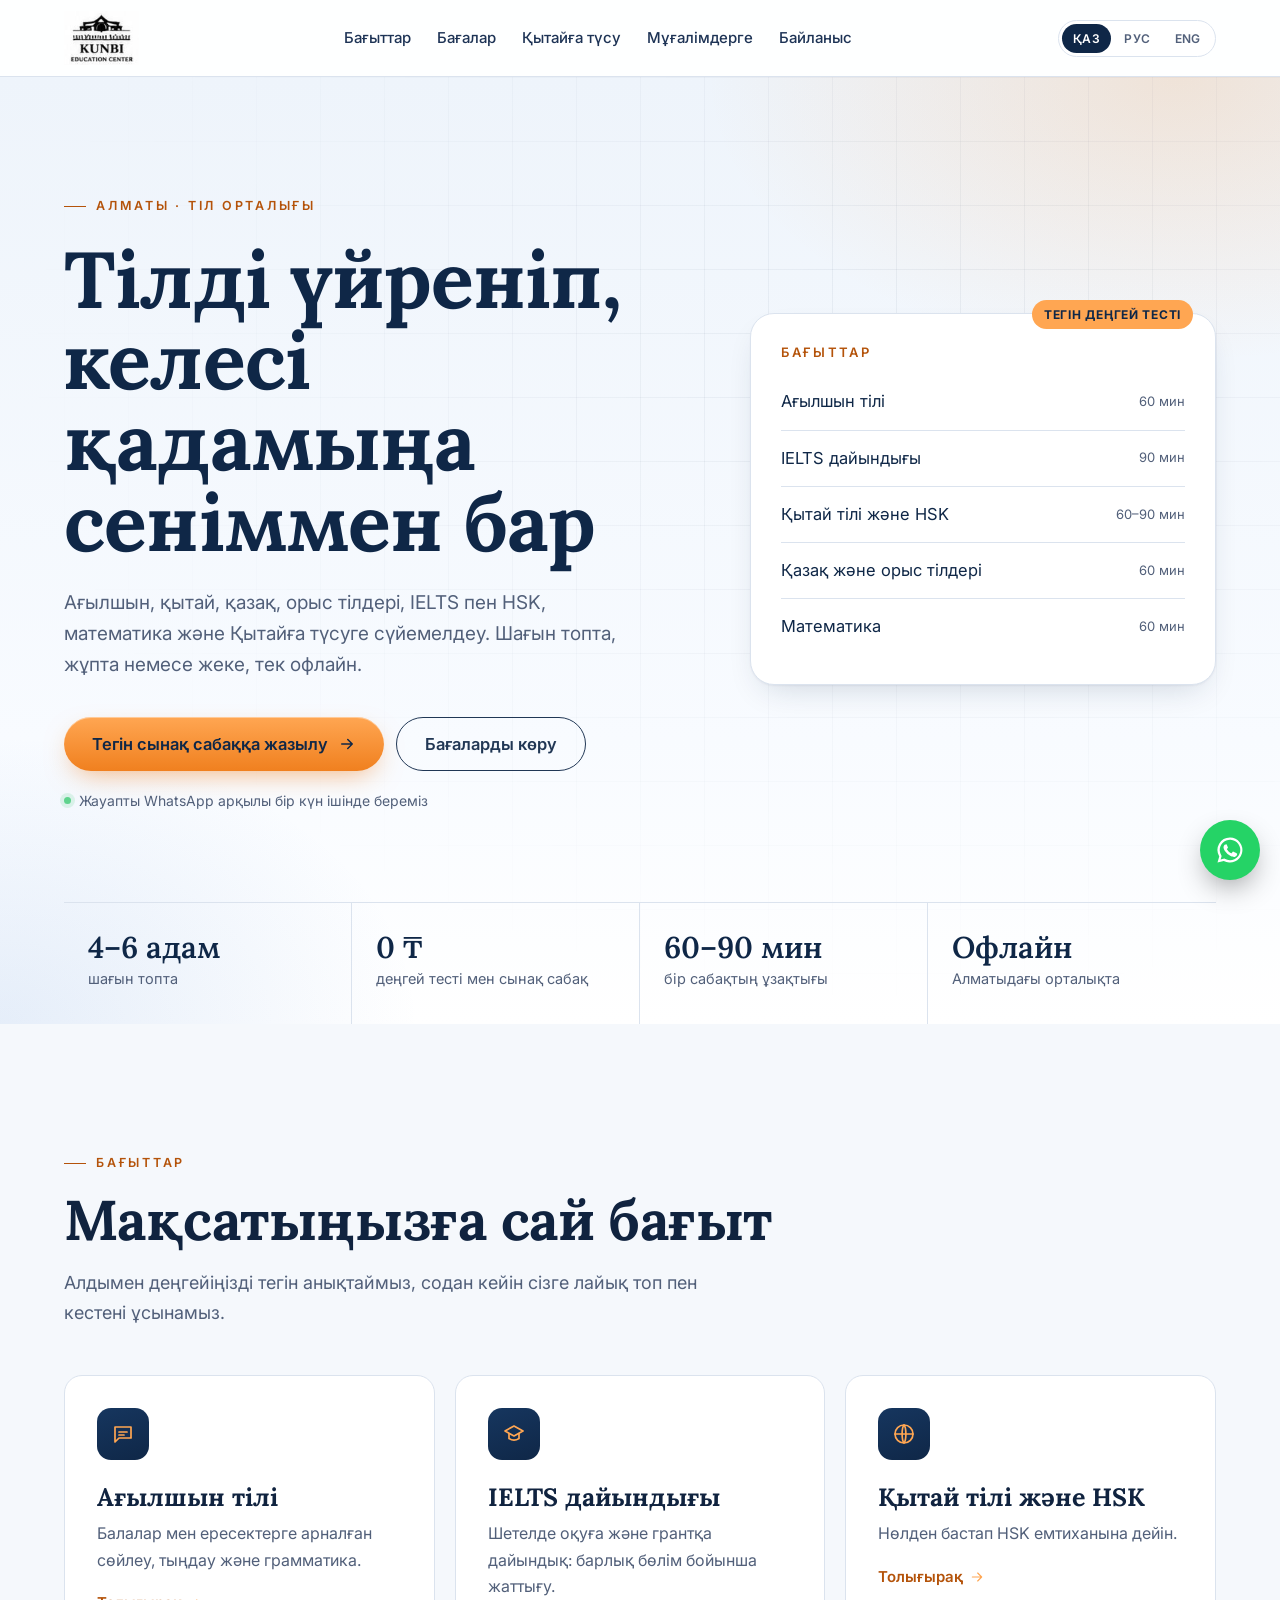
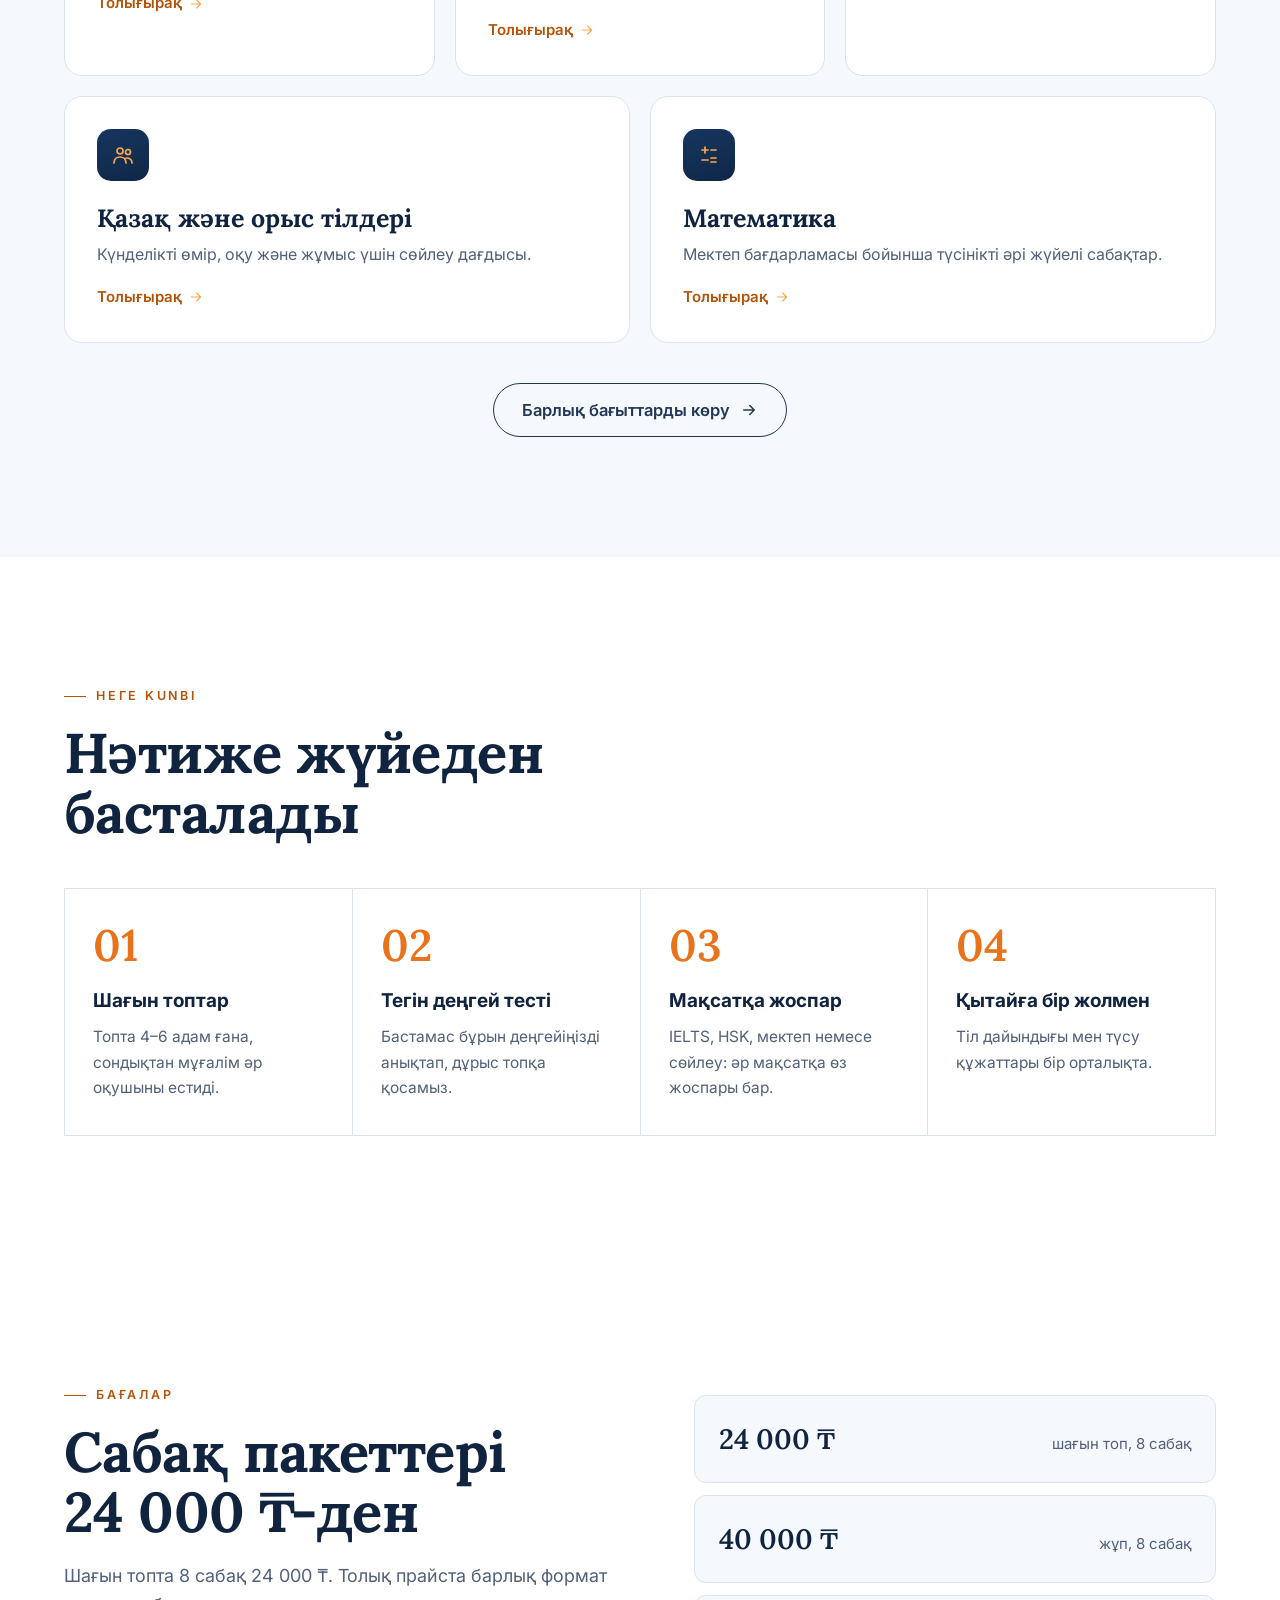
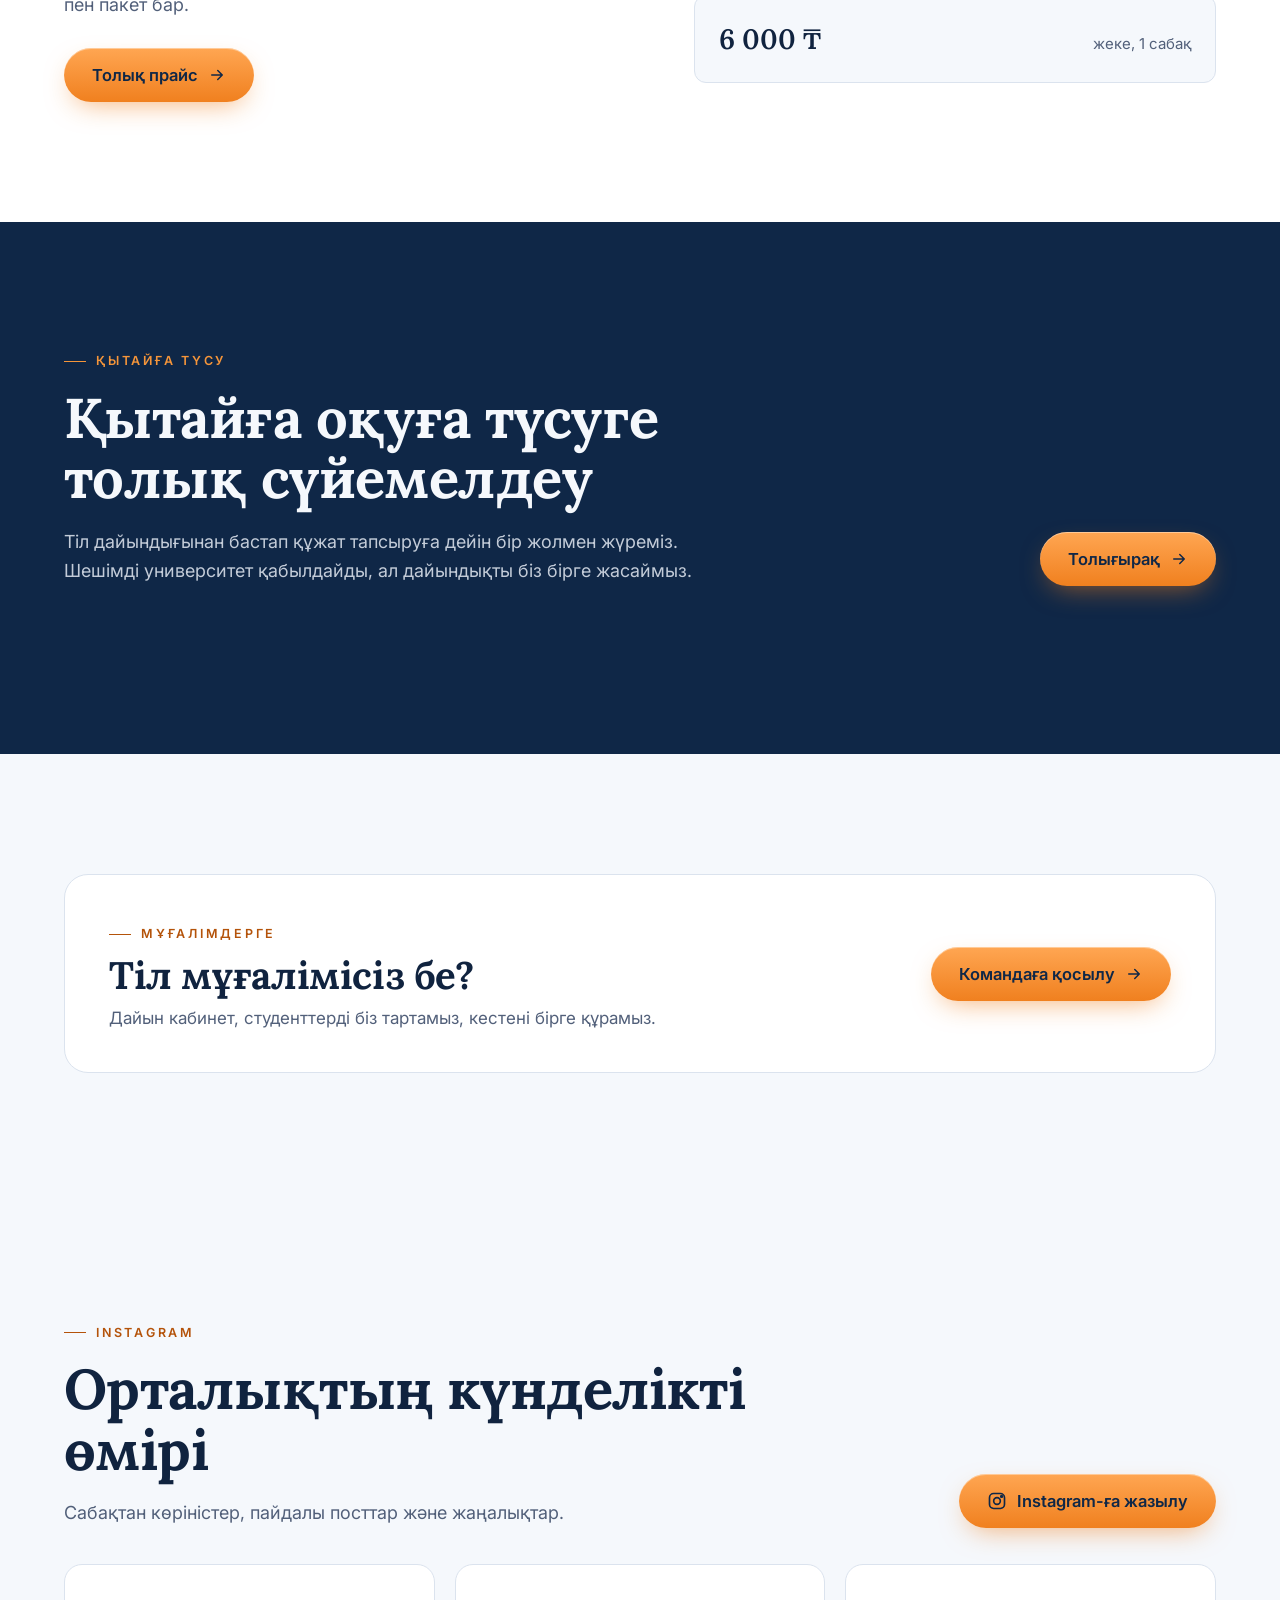
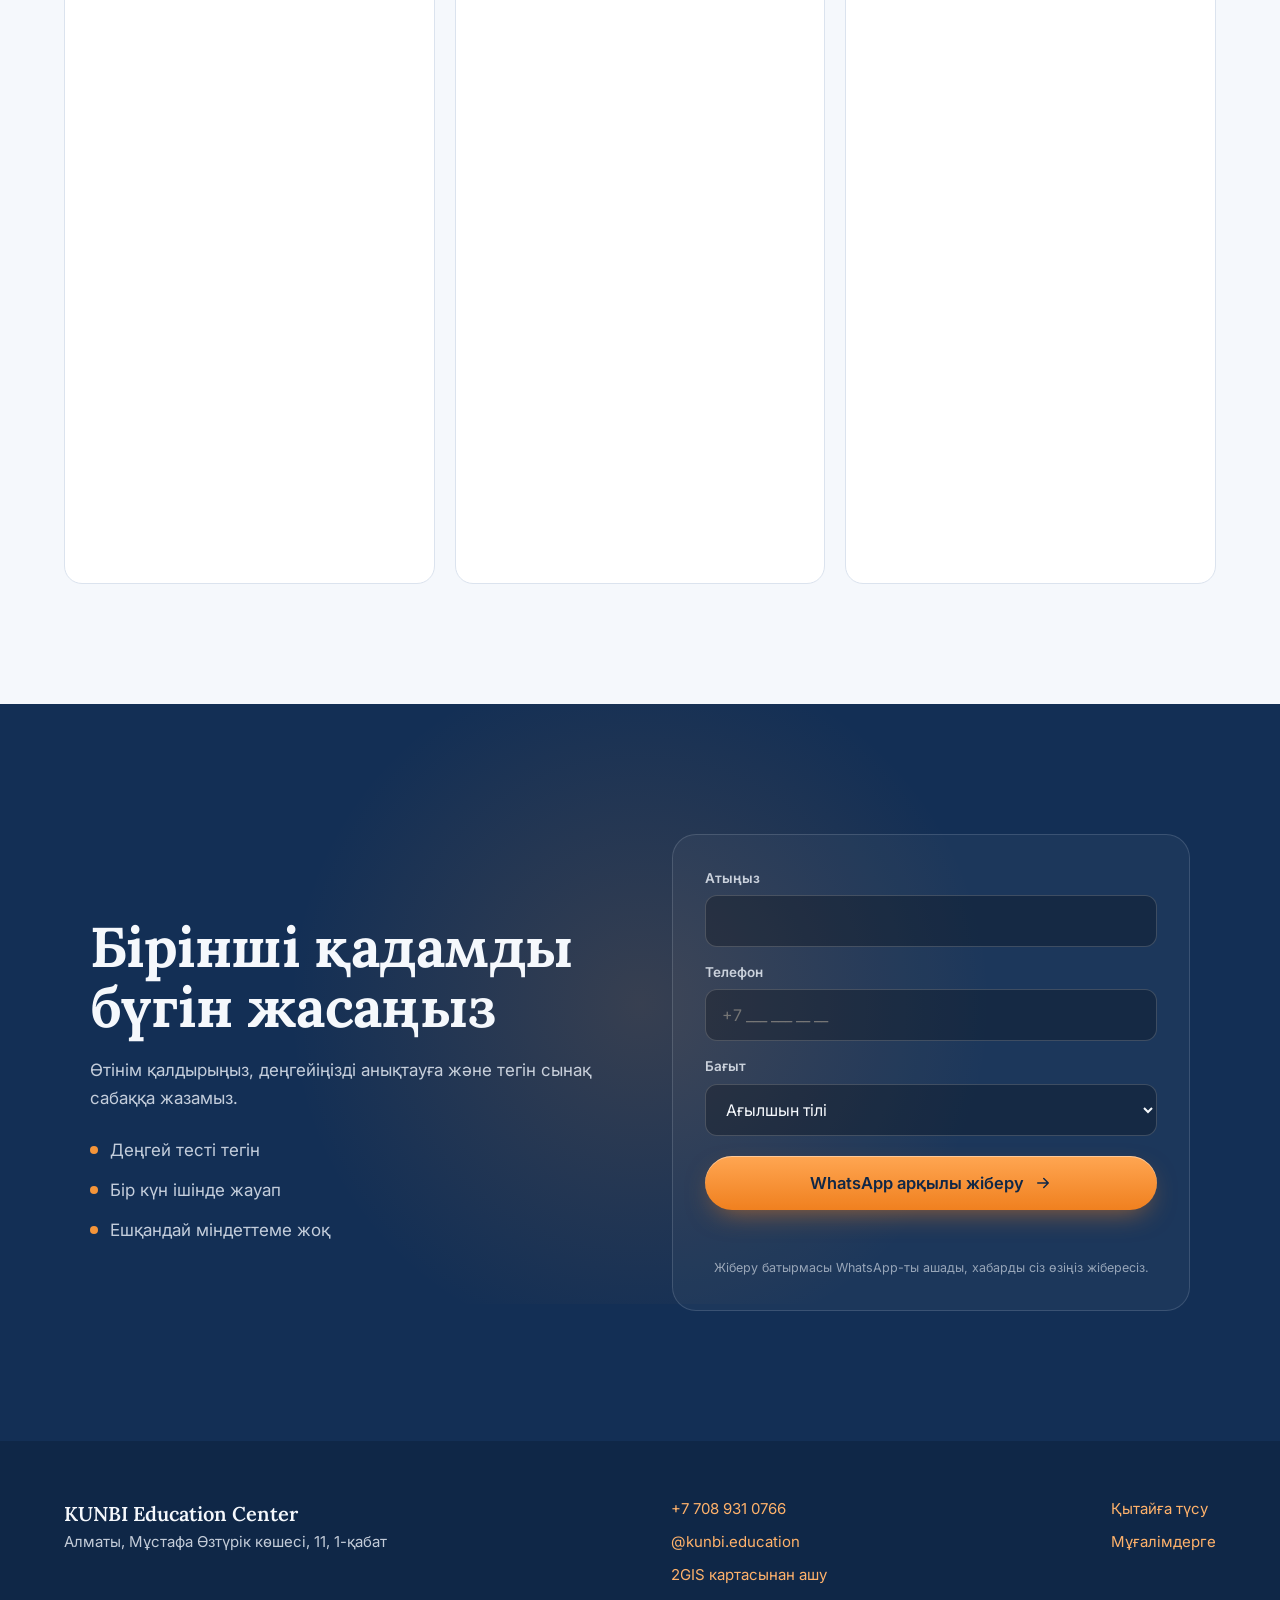
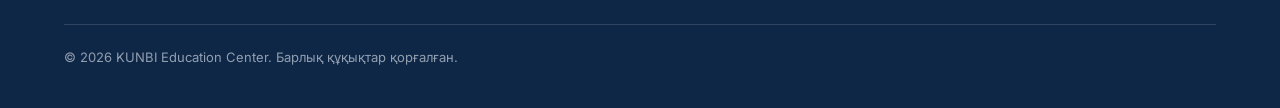
<file: index.html>
<!doctype html>
<html lang="kk">
<head>
<meta charset="utf-8">
<meta name="viewport" content="width=device-width, initial-scale=1">
<title>KUNBI Education Center: тіл орталығы, Алматы</title>
<meta name="description" content="KUNBI Education Center, Алматы: ағылшын, қытай, қазақ, орыс тілдері, IELTS, HSK, математика, Қытайға түсуге сүйемелдеу. Шағын топтар, тегін сынақ сабақ.">
<link rel="canonical" href="https://tlnurkhan.github.io/kunbi/">
<meta name="theme-color" content="#0f2747">
<meta property="og:type" content="website">
<meta property="og:site_name" content="KUNBI Education Center">
<meta property="og:title" content="KUNBI Education Center: тіл орталығы, Алматы">
<meta property="og:description" content="Ағылшын, IELTS, қытай, HSK, қазақ, орыс тілдері, математика. Тегін сынақ сабақ.">
<meta property="og:url" content="https://tlnurkhan.github.io/kunbi/">
<meta property="og:image" content="https://tlnurkhan.github.io/kunbi/logo.png">
<meta property="og:locale" content="kk_KZ">
<link rel="icon" type="image/png" href="logo.png">
<link rel="apple-touch-icon" href="logo.png">
<link rel="preconnect" href="https://fonts.googleapis.com"><link rel="preconnect" href="https://fonts.gstatic.com" crossorigin><link href="https://fonts.googleapis.com/css2?family=Inter:wght@400;500;600;700&family=Lora:ital,wght@0,500;0,600;0,700;1,500;1,600&display=swap" rel="stylesheet">
<link rel="stylesheet" href="site.css">
<script type="application/ld+json">{"@context":"https://schema.org","@type":"EducationalOrganization","name":"KUNBI Education Center","alternateName":"KUNBI","url":"https://tlnurkhan.github.io/kunbi/","logo":"https://tlnurkhan.github.io/kunbi/logo.png","image":"https://tlnurkhan.github.io/kunbi/logo.png","telephone":"+7 708 931 0766","description":"Тіл орталығы: ағылшын, қытай, қазақ, орыс тілдері, IELTS, HSK, математика, Қытайға түсуге сүйемелдеу. Алматы.","address":{"@type":"PostalAddress","streetAddress":"Мұстафа Өзтүрік көшесі, 11, 1-қабат","addressLocality":"Алматы","addressRegion":"Бостандық ауданы","addressCountry":"KZ"},"geo":{"@type":"GeoCoordinates","latitude":43.232486,"longitude":76.906309},"sameAs":["https://www.instagram.com/kunbi.education/","https://2gis.kz/almaty/firm/70000001110378743"],"knowsLanguage":["en","zh","kk","ru"]}</script>
</head>
<body>
<header><div class="container nav">
  <a href="#top" aria-label="KUNBI Education Center"><img src="logo.png" alt="KUNBI Education Center" width="75" height="54"></a>
  <nav aria-label="Main"><a href="programs.html" data-i18n="navPrograms">Бағыттар</a><a href="prices.html" data-i18n="navPrices">Бағалар</a><a href="china.html" data-i18n="navChina">Қытайға түсу</a><a href="teachers.html" data-i18n="navTeachers">Мұғалімдерге</a><a href="contact.html" data-i18n="navContact">Байланыс</a></nav>
  <button class="menu-btn" type="button" aria-expanded="false" data-i18n="navMenu">Мәзір</button>
  <div class="lang"><button data-lang="kk">ҚАЗ</button><button data-lang="ru">РУС</button><button data-lang="en">ENG</button></div>
</div></header>
<main id="top">
<section class="hero">
  <div class="container">
    <div class="hero-grid">
      <div>
        <div class="eyebrow" data-i18n="heroEyebrow">Алматы · Тіл орталығы</div>
        <h1 data-i18n="heroTitle">Тілді үйреніп, келесі қадамыңа сеніммен бар</h1>
        <p class="subtitle" data-i18n="heroSub">Ағылшын, қытай, қазақ, орыс тілдері, IELTS пен HSK, математика және Қытайға түсуге сүйемелдеу. Шағын топта, жұпта немесе жеке, тек офлайн.</p>
        <div class="hero-ctas"><a class="btn-primary" href="#apply"><span data-i18n="cta">Тегін сынақ сабаққа жазылу</span><svg viewBox="0 0 24 24" fill="none" stroke="currentColor" stroke-width="2" stroke-linecap="round" stroke-linejoin="round"><path d="M5 12h14M13 6l6 6-6 6"/></svg></a><a class="btn-ghost" href="prices.html" data-i18n="ctaPrices">Бағаларды көру</a></div>
        <p class="hero-note" data-i18n="heroNote">Жауапты WhatsApp арқылы бір күн ішінде береміз</p>
      </div>
      <aside class="hero-panel" aria-label="Programs">
        <span class="badge" data-i18n="panelBadge">Тегін деңгей тесті</span>
        <p class="panel-title" data-i18n="panelTitle">Бағыттар</p>
        <ul><li><span data-i18n="c1t">Ағылшын тілі</span><span data-i18n="pf1">60 мин</span></li><li><span data-i18n="c2t">IELTS дайындығы</span><span data-i18n="pf2">90 мин</span></li><li><span data-i18n="c3t">Қытай тілі және HSK</span><span data-i18n="pf3">60–90 мин</span></li><li><span data-i18n="c4t">Қазақ және орыс тілдері</span><span data-i18n="pf4">60 мин</span></li><li><span data-i18n="c5t">Математика</span><span data-i18n="pf5">60 мин</span></li></ul>
      </aside>
    </div>
  </div>
  <div class="container"><div class="trust"><div><strong data-i18n="tr1">4–6 адам</strong><span data-i18n="tr1d">шағын топта</span></div><div><strong data-i18n="tr2">0 ₸</strong><span data-i18n="tr2d">деңгей тесті мен сынақ сабақ</span></div><div><strong data-i18n="tr3">60–90 мин</strong><span data-i18n="tr3d">бір сабақтың ұзақтығы</span></div><div><strong data-i18n="tr4">Офлайн</strong><span data-i18n="tr4d">Алматыдағы орталықта</span></div></div></div>
</section>


<section class="block" id="programs"><div class="container">
  <div class="section-head"><div class="eyebrow" data-i18n="progEyebrow">Бағыттар</div><h2 data-i18n="progTitle">Мақсатыңызға сай бағыт</h2><p class="lead" data-i18n="progLead">Алдымен деңгейіңізді тегін анықтаймыз, содан кейін сізге лайық топ пен кестені ұсынамыз.</p></div>
  <div class="grid programs-grid"><a class="feature-card reveal" href="programs.html#p-c1"><div class="icon"><svg viewBox="0 0 24 24"><path d="M4 5h16v11H8l-4 4z"/><path d="M8 10h8M8 13h5"/></svg></div><h3 data-i18n="c1t">Ағылшын тілі</h3><p data-i18n="c1d">Балалар мен ересектерге арналған сөйлеу, тыңдау және грамматика.</p><span class="more"><span data-i18n="more">Толығырақ</span><svg viewBox="0 0 24 24" fill="none" stroke="currentColor" stroke-width="2" stroke-linecap="round" stroke-linejoin="round"><path d="M5 12h14M13 6l6 6-6 6"/></svg></span></a><a class="feature-card reveal" href="programs.html#p-c2"><div class="icon"><svg viewBox="0 0 24 24"><path d="M3 9l9-5 9 5-9 5z"/><path d="M7 11.5v5c3 2 7 2 10 0v-5"/></svg></div><h3 data-i18n="c2t">IELTS дайындығы</h3><p data-i18n="c2d">Шетелде оқуға және грантқа дайындық: барлық бөлім бойынша жаттығу.</p><span class="more"><span data-i18n="more">Толығырақ</span><svg viewBox="0 0 24 24" fill="none" stroke="currentColor" stroke-width="2" stroke-linecap="round" stroke-linejoin="round"><path d="M5 12h14M13 6l6 6-6 6"/></svg></span></a><a class="feature-card reveal" href="programs.html#p-c3"><div class="icon"><svg viewBox="0 0 24 24"><circle cx="12" cy="12" r="9"/><path d="M3 12h18M12 3c2.5 2.7 2.5 15.3 0 18M12 3c-2.5 2.7-2.5 15.3 0 18"/></svg></div><h3 data-i18n="c3t">Қытай тілі және HSK</h3><p data-i18n="c3d">Нөлден бастап HSK емтиханына дейін.</p><span class="more"><span data-i18n="more">Толығырақ</span><svg viewBox="0 0 24 24" fill="none" stroke="currentColor" stroke-width="2" stroke-linecap="round" stroke-linejoin="round"><path d="M5 12h14M13 6l6 6-6 6"/></svg></span></a><a class="feature-card reveal wide" href="programs.html#p-c4"><div class="icon"><svg viewBox="0 0 24 24"><circle cx="9" cy="8" r="3"/><circle cx="17" cy="9" r="2.5"/><path d="M3 20c0-4 3-6 6-6s6 2 6 6M15 15c3 0 6 1.5 6 5"/></svg></div><h3 data-i18n="c4t">Қазақ және орыс тілдері</h3><p data-i18n="c4d">Күнделікті өмір, оқу және жұмыс үшін сөйлеу дағдысы.</p><span class="more"><span data-i18n="more">Толығырақ</span><svg viewBox="0 0 24 24" fill="none" stroke="currentColor" stroke-width="2" stroke-linecap="round" stroke-linejoin="round"><path d="M5 12h14M13 6l6 6-6 6"/></svg></span></a><a class="feature-card reveal wide" href="programs.html#p-c5"><div class="icon"><svg viewBox="0 0 24 24"><path d="M5 7h6M8 4v6M14 7h5M5 17h6M14 15h5M14 19h5"/></svg></div><h3 data-i18n="c5t">Математика</h3><p data-i18n="c5d">Мектеп бағдарламасы бойынша түсінікті әрі жүйелі сабақтар.</p><span class="more"><span data-i18n="more">Толығырақ</span><svg viewBox="0 0 24 24" fill="none" stroke="currentColor" stroke-width="2" stroke-linecap="round" stroke-linejoin="round"><path d="M5 12h14M13 6l6 6-6 6"/></svg></span></a></div>
  <div class="center-cta"><a class="btn-ghost" href="programs.html" style="color:var(--ink)"><span data-i18n="allPrograms">Барлық бағыттарды көру</span><svg viewBox="0 0 24 24" fill="none" stroke="currentColor" stroke-width="2" stroke-linecap="round" stroke-linejoin="round"><path d="M5 12h14M13 6l6 6-6 6"/></svg></a></div>
</div></section>

<section class="block white"><div class="container">
  <div class="section-head"><div class="eyebrow" data-i18n="whyEyebrow">Неге KUNBI</div><h2 data-i18n="whyTitle">Нәтиже жүйеден басталады</h2></div>
  <div class="why" style="margin-top:44px"><div class="reveal"><b>01</b><h3 data-i18n="y1t">Шағын топтар</h3><p data-i18n="y1d">Топта 4–6 адам ғана, сондықтан мұғалім әр оқушыны естиді.</p></div><div class="reveal"><b>02</b><h3 data-i18n="y2t">Тегін деңгей тесті</h3><p data-i18n="y2d">Бастамас бұрын деңгейіңізді анықтап, дұрыс топқа қосамыз.</p></div><div class="reveal"><b>03</b><h3 data-i18n="y3t">Мақсатқа жоспар</h3><p data-i18n="y3d">IELTS, HSK, мектеп немесе сөйлеу: әр мақсатқа өз жоспары бар.</p></div><div class="reveal"><b>04</b><h3 data-i18n="y4t">Қытайға бір жолмен</h3><p data-i18n="y4d">Тіл дайындығы мен түсу құжаттары бір орталықта.</p></div></div>
</div></section>


<section class="block white"><div class="container price-teaser">
  <div><div class="eyebrow" data-i18n="pt_eyebrow">Бағалар</div><h2 data-i18n="pt_title">Сабақ пакеттері 24 000 ₸-ден</h2><p class="lead" style="margin-bottom:28px" data-i18n="pt_sub">Шағын топта 8 сабақ 24 000 ₸. Толық прайста барлық формат пен пакет бар.</p><a class="btn-primary" href="prices.html"><span data-i18n="pt_btn">Толық прайс</span><svg viewBox="0 0 24 24" fill="none" stroke="currentColor" stroke-width="2" stroke-linecap="round" stroke-linejoin="round"><path d="M5 12h14M13 6l6 6-6 6"/></svg></a></div>
  <div class="price-stats"><div class="reveal"><strong data-i18n="ps1">24 000 ₸</strong><span data-i18n="ps1d">шағын топ, 8 сабақ</span></div><div class="reveal"><strong data-i18n="ps2">40 000 ₸</strong><span data-i18n="ps2d">жұп, 8 сабақ</span></div><div class="reveal"><strong data-i18n="ps3">6 000 ₸</strong><span data-i18n="ps3d">жеке, 1 сабақ</span></div></div>
</div></section>

<section class="block china" id="china"><div class="container split">
  <div class="section-head"><div class="eyebrow" data-i18n="chinaEyebrow">Қытайға түсу</div><h2 data-i18n="chinaTitle">Қытайға оқуға түсуге толық сүйемелдеу</h2><p class="lead" data-i18n="chinaLead">Тіл дайындығынан бастап құжат тапсыруға дейін бір жолмен жүреміз. Шешімді университет қабылдайды, ал дайындықты біз бірге жасаймыз.</p></div>
  <a class="btn-primary" href="china.html" style="margin-bottom:48px"><span data-i18n="chinaMore">Толығырақ</span><svg viewBox="0 0 24 24" fill="none" stroke="currentColor" stroke-width="2" stroke-linecap="round" stroke-linejoin="round"><path d="M5 12h14M13 6l6 6-6 6"/></svg></a>
</div></section>


<div style="height:120px"></div>
<section class="block" style="padding-top:0"><div class="container"><div class="band reveal">
  <div><div class="eyebrow" data-i18n="tt_eyebrow">Мұғалімдерге</div><h2 data-i18n="tt_title">Тіл мұғалімісіз бе?</h2><p data-i18n="tt_sub">Дайын кабинет, студенттерді біз тартамыз, кестені бірге құрамыз.</p></div>
  <a class="btn-primary" href="teachers.html"><span data-i18n="tt_btn">Командаға қосылу</span><svg viewBox="0 0 24 24" fill="none" stroke="currentColor" stroke-width="2" stroke-linecap="round" stroke-linejoin="round"><path d="M5 12h14M13 6l6 6-6 6"/></svg></a>
</div></div></section>

<section class="block" id="instagram"><div class="container">
  <div class="split" style="margin-bottom:36px">
    <div class="section-head"><div class="eyebrow" data-i18n="igEyebrow">Instagram</div><h2 data-i18n="igTitle">Орталықтың күнделікті өмірі</h2><p class="lead" data-i18n="igSub" style="margin-bottom:0">Сабақтан көріністер, пайдалы посттар және жаңалықтар.</p></div>
    <a class="btn-primary" href="https://www.instagram.com/kunbi.education/" target="_blank" rel="noopener"><svg viewBox="0 0 24 24" fill="none" stroke="currentColor" stroke-width="2" stroke-linecap="round" stroke-linejoin="round" aria-hidden="true"><rect x="3" y="3" width="18" height="18" rx="5"/><circle cx="12" cy="12" r="4"/><circle cx="17.5" cy="6.5" r="1" fill="currentColor"/></svg><span data-i18n="igBtn">Instagram-ға жазылу</span></a>
  </div>
  <div class="ig-grid"><iframe class="ig-post" src="https://www.instagram.com/p/DaSK9AzK9dA/embed/" title="Instagram @kunbi.education" loading="lazy" allowtransparency="true"></iframe><iframe class="ig-post" src="https://www.instagram.com/p/DbSY-1IKwzh/embed/" title="Instagram @kunbi.education" loading="lazy" allowtransparency="true"></iframe><iframe class="ig-post" src="https://www.instagram.com/p/DaPf5gFinnu/embed/" title="Instagram @kunbi.education" loading="lazy" allowtransparency="true"></iframe></div>
</div></section>

<section class="closing-cta" id="apply">
  <div class="cta-grid">
    <div class="cta-copy">
      <h2 data-i18n="closeTitle">Бірінші қадамды бүгін жасаңыз</h2>
      <p data-i18n="closeSub">Өтінім қалдырыңыз, деңгейіңізді анықтауға және тегін сынақ сабаққа жазамыз.</p>
      <ul class="cta-points"><li data-i18n="cp1">Деңгей тесті тегін</li><li data-i18n="cp2">Бір күн ішінде жауап</li><li data-i18n="cp3">Ешқандай міндеттеме жоқ</li></ul>
    </div>
    <form id="leadForm" novalidate>
      <div><label for="fName" data-i18n="fName">Атыңыз</label><input id="fName" required autocomplete="name"></div>
      <div><label for="fPhone" data-i18n="fPhone">Телефон</label><input id="fPhone" type="tel" required autocomplete="tel" inputmode="tel" placeholder="+7 ___ ___ __ __"></div>
      <div><label for="fProg" data-i18n="fProg">Бағыт</label><select id="fProg"></select></div>
      <button class="btn-primary" type="submit"><span data-i18n="fSend">WhatsApp арқылы жіберу</span><svg viewBox="0 0 24 24" fill="none" stroke="currentColor" stroke-width="2" stroke-linecap="round" stroke-linejoin="round"><path d="M5 12h14M13 6l6 6-6 6"/></svg></button>
      <div class="form-msg" id="formMsg" role="status"></div>
      <p class="form-legal" data-i18n="formLegal">Жіберу батырмасы WhatsApp-ты ашады, хабарды сіз өзіңіз жібересіз.</p>
    </form>
  </div>
</section>
</main>
<footer><div class="container">
  <div class="foot">
    <div><strong>KUNBI Education Center</strong><br><span data-i18n="addr">Алматы, Мұстафа Өзтүрік көшесі, 11, 1-қабат</span></div>
    <div class="foot-links"><a href="https://wa.me/77089310766" target="_blank" rel="noopener">+7 708 931 0766</a><a href="https://www.instagram.com/kunbi.education/" target="_blank" rel="noopener">@kunbi.education</a><a href="https://2gis.kz/almaty/firm/70000001110378743" target="_blank" rel="noopener" data-i18n="map">2GIS картасынан ашу</a></div>
    <div class="foot-links"><a href="china.html" data-i18n="navChina">Қытайға түсу</a><a href="teachers.html" data-i18n="navTeachers">Мұғалімдерге</a></div>
  </div>
  <div class="copy">© 2026 KUNBI Education Center. <span data-i18n="rights">Барлық құқықтар қорғалған.</span></div>
</div></footer>
<a class="wa-float" href="https://wa.me/77089310766" target="_blank" rel="noopener" data-i18n-aria="waAria"><svg viewBox="0 0 24 24" aria-hidden="true"><path d="M12 2a10 10 0 0 0-8.6 15.1L2 22l5-1.3A10 10 0 1 0 12 2zm0 18.2a8.2 8.2 0 0 1-4.2-1.2l-.3-.2-3 .8.8-2.9-.2-.3A8.2 8.2 0 1 1 12 20.2zm4.5-6.1c-.2-.1-1.5-.7-1.7-.8s-.4-.1-.6.1-.7.8-.8 1-.3.2-.5.1a6.7 6.7 0 0 1-3.3-2.9c-.3-.4.2-.4.7-1.4.1-.2 0-.3 0-.5l-.8-1.8c-.2-.5-.4-.4-.6-.4h-.5a1 1 0 0 0-.7.3 3 3 0 0 0-.9 2.2 5.2 5.2 0 0 0 1.1 2.8 11.9 11.9 0 0 0 4.6 4c1.7.7 2.4.8 3.2.7a2.8 2.8 0 0 0 1.8-1.3 2.3 2.3 0 0 0 .2-1.3c-.1-.1-.3-.2-.5-.3z"/></svg></a>
<script>
const WHATSAPP_NUMBER = "77089310766";
const T = {"kk":{"navMenu":"Мәзір","navPrograms":"Бағыттар","navPrices":"Бағалар","navChina":"Қытайға түсу","navTeachers":"Мұғалімдерге","navContact":"Байланыс","addr":"Алматы, Мұстафа Өзтүрік көшесі, 11, 1-қабат","map":"2GIS картасынан ашу","rights":"Барлық құқықтар қорғалған.","waAria":"WhatsApp-қа жазу","heroEyebrow":"Алматы · Тіл орталығы","heroTitle":"Тілді үйреніп, келесі қадамыңа сеніммен бар","heroSub":"Ағылшын, қытай, қазақ, орыс тілдері, IELTS пен HSK, математика және Қытайға түсуге сүйемелдеу. Шағын топта, жұпта немесе жеке, тек офлайн.","ctaPrices":"Бағаларды көру","heroNote":"Жауапты WhatsApp арқылы бір күн ішінде береміз","panelBadge":"Тегін деңгей тесті","panelTitle":"Бағыттар","c1t":"Ағылшын тілі","pf1":"60 мин","c2t":"IELTS дайындығы","pf2":"90 мин","c3t":"Қытай тілі және HSK","pf3":"60–90 мин","c4t":"Қазақ және орыс тілдері","pf4":"60 мин","c5t":"Математика","pf5":"60 мин","tr1":"4–6 адам","tr1d":"шағын топта","tr2":"0 ₸","tr2d":"деңгей тесті мен сынақ сабақ","tr3":"60–90 мин","tr3d":"бір сабақтың ұзақтығы","tr4":"Офлайн","tr4d":"Алматыдағы орталықта","progEyebrow":"Бағыттар","progTitle":"Мақсатыңызға сай бағыт","progLead":"Алдымен деңгейіңізді тегін анықтаймыз, содан кейін сізге лайық топ пен кестені ұсынамыз.","c1d":"Балалар мен ересектерге арналған сөйлеу, тыңдау және грамматика.","tagGroups":"Топ · Жұп · Жеке","tagKids":"Балалар мен ересектер","c2d":"Шетелде оқуға және грантқа дайындық: барлық бөлім бойынша жаттығу.","tagExam":"Емтиханға дайындық","c3d":"Нөлден бастап HSK емтиханына дейін.","tagZero":"Нөлден бастап","c4d":"Күнделікті өмір, оқу және жұмыс үшін сөйлеу дағдысы.","c5d":"Мектеп бағдарламасы бойынша түсінікті әрі жүйелі сабақтар.","tagSchool":"Мектеп бағдарламасы","whyEyebrow":"Неге KUNBI","whyTitle":"Нәтиже жүйеден басталады","y1t":"Шағын топтар","y1d":"Топта 4–6 адам ғана, сондықтан мұғалім әр оқушыны естиді.","y2t":"Тегін деңгей тесті","y2d":"Бастамас бұрын деңгейіңізді анықтап, дұрыс топқа қосамыз.","y3t":"Мақсатқа жоспар","y3d":"IELTS, HSK, мектеп немесе сөйлеу: әр мақсатқа өз жоспары бар.","y4t":"Қытайға бір жолмен","y4d":"Тіл дайындығы мен түсу құжаттары бір орталықта.","howEyebrow":"Қалай басталады","howTitle":"Төрт қадам, бір апта","h1t":"Өтінім","h1d":"Форманы толтырасыз немесе WhatsApp-қа жазасыз.","h2t":"Деңгей тесті","h2d":"Орталықта тегін тест өтіп, мақсатыңызды талқылаймыз.","h3t":"Топ пен кесте","h3d":"Деңгейіңізге сай топ пен ыңғайлы уақытты таңдаймыз.","h4t":"Алғашқы сабақ","h4d":"Сабақ басталады, прогресті бірге бақылаймыз.","priceEyebrow":"Бағалар","priceTitle":"Анық бағалар, жасырын төлемсіз","thFormat":"Формат","th8":"8 сабақ","th12":"12 сабақ","th1":"1 сабақ","priceNote":"Бағалар 1 адамға көрсетілген.","chinaEyebrow":"Қытайға түсу","chinaTitle":"Қытайға оқуға түсуге толық сүйемелдеу","chinaLead":"Тіл дайындығынан бастап құжат тапсыруға дейін бір жолмен жүреміз. Шешімді университет қабылдайды, ал дайындықты біз бірге жасаймыз.","faqEyebrow":"Сұрақтар","faqTitle":"Жиі қойылатын сұрақтар","q1":"Сынақ сабақ шынымен тегін бе?","a1":"Иә. Деңгей тесті мен сынақ сабақ тегін, ешқандай міндеттеме жоқ.","q2":"Топта неше адам болады?","a2":"Шағын топта 4–6 адам, жұпта 2 адам. Жеке сабақ та бар.","q3":"Онлайн сабақ бар ма?","a3":"Жоқ. Барлық сабақ Алматыдағы орталықта, офлайн өтеді.","q4":"Бір сабақ қанша уақыт?","a4":"Тіл сабағы 60 минут, IELTS пен HSK 90 минут.","q5":"Бағалар кімге көрсетілген?","a5":"Барлық баға 1 адамға көрсетілген. Толық прайсты жоғарыдағы кестеден көресіз.","closeTitle":"Бірінші қадамды бүгін жасаңыз","closeSub":"Өтінім қалдырыңыз, деңгейіңізді анықтауға және тегін сынақ сабаққа жазамыз.","cp1":"Деңгей тесті тегін","cp2":"Бір күн ішінде жауап","cp3":"Ешқандай міндеттеме жоқ","formLegal":"Жіберу батырмасы WhatsApp-ты ашады, хабарды сіз өзіңіз жібересіз.","mapEyebrow":"Мекенжай","mapTitle":"Бізді табу оңай","lblAddr":"Мекенжай","lblWa":"WhatsApp","lblIg":"Instagram","cta":"Тегін сынақ сабаққа жазылу","fName":"Атыңыз","fPhone":"Телефон","fProg":"Бағыт","fSend":"WhatsApp арқылы жіберу","chinaMore":"Толығырақ","tLang":"Тілдер","tExam":"IELTS және HSK","fmtSmall":"Шағын топ (4–6 адам)","fmtPair":"Жұп (2 адам)","fmtSolo":"Жеке","fmtVip":"VIP жеке","tba":"Нақтыланады","msgNoNumber":"WhatsApp нөмірі әлі қосылмаған.","wa":"Сәлеметсіз бе! Сынақ сабаққа жазылғым келеді.","waName":"Аты","waPhone":"Телефон","waProg":"Бағыт","more":"Толығырақ","allPrograms":"Барлық бағыттарды көру","pt_eyebrow":"Бағалар","pt_title":"Сабақ пакеттері 24 000 ₸-ден","pt_sub":"Шағын топта 8 сабақ 24 000 ₸. Толық прайста барлық формат пен пакет бар.","pt_btn":"Толық прайс","ps1":"24 000 ₸","ps1d":"шағын топ, 8 сабақ","ps2":"40 000 ₸","ps2d":"жұп, 8 сабақ","ps3":"6 000 ₸","ps3d":"жеке, 1 сабақ","tt_eyebrow":"Мұғалімдерге","tt_title":"Тіл мұғалімісіз бе?","tt_sub":"Дайын кабинет, студенттерді біз тартамыз, кестені бірге құрамыз.","tt_btn":"Командаға қосылу","who":"Кімге","fmt":"Формат","dur":"Сабақ ұзақтығы","from":"Бағасы","learn":"Сабақта не бар","priceTba":"Нақтыланады","fmtAll":"Шағын топ · Жұп · Жеке","w1":"Балалар мен ересектер, кез келген деңгей","w2":"Шетелде оқуға, грантқа немесе жұмысқа IELTS керек адамдар","w3":"Нөлден бастайтындар, HSK тапсыратындар және Қытайға түсетіндер","w4":"Күнделікті өмірде, оқуда және жұмыста сөйлегісі келетіндер","w5":"Мектеп оқушылары","d1":"60 минут","d2":"90 минут","d3":"60 минут, HSK дайындығы 90 минут","d4":"60 минут","d5":"60 минут","f1":"8 сабақ 24 000 ₸-ден","f2":"8 сабақ 48 000 ₸-ден","f3":"8 сабақ 24 000 ₸-ден, HSK 48 000 ₸-ден","f4":"8 сабақ 24 000 ₸-ден","l1a":"Сөйлеу практикасы әр сабақта","l1b":"Тыңдау және түсіну","l1c":"Грамматика мен сөздік қор","l1d":"Деңгейге сай бағдарлама","l2a":"Төрт бөлім: Listening, Reading, Writing, Speaking","l2b":"Емтихан форматындағы тапсырмалар","l2c":"Writing пен Speaking бойынша кері байланыс","l2d":"Мақсатты балға жеке жоспар","l3a":"Пиньинь, тондар және иероглифтер","l3b":"Сөйлеу мен тыңдау","l3c":"HSK деңгейлеріне дайындық","l3d":"Қытайда оқуға тілдік негіз","l4a":"Күнделікті сөйлеу","l4b":"Оқу мен жұмыс тілі","l4c":"Грамматика","l4d":"Сенімді сөйлеу дағдысы","l5a":"Мектеп бағдарламасының тақырыптары","l5b":"Түсінбеген тақырыпты қайталау","l5c":"Есеп шығару дағдысы","l5d":"Бақылау жұмыстарына дайындық","pinc_title":"Бағаға не кіреді","pi1":"Тегін деңгей тесті мен сынақ сабақ","pi2":"Тіл сабағы 60 минут, IELTS пен HSK 90 минут","pi3":"Шағын топ 4–6 адам, жұп 2 адам","pi4":"Барлық сабақ орталықта, офлайн","progNav":"Бағытты таңдаңыз","igEyebrow":"Instagram","igTitle":"Орталықтың күнделікті өмірі","igSub":"Сабақтан көріністер, пайдалы посттар және жаңалықтар.","igBtn":"Instagram-ға жазылу"},"ru":{"navMenu":"Меню","navPrograms":"Направления","navPrices":"Цены","navChina":"Поступление в Китай","navTeachers":"Преподавателям","navContact":"Контакты","addr":"Алматы, улица Мустафы Озтюрка, 11, 1 этаж","map":"Открыть на карте 2GIS","rights":"Все права защищены.","waAria":"Написать в WhatsApp","heroEyebrow":"Алматы · Языковой центр","heroTitle":"Выучите язык и уверенно сделайте следующий шаг","heroSub":"Английский, китайский, казахский, русский, IELTS и HSK, математика и сопровождение при поступлении в Китай. В мини-группе, паре или индивидуально, только офлайн.","ctaPrices":"Смотреть цены","heroNote":"Ответим в WhatsApp в течение дня","panelBadge":"Бесплатный тест уровня","panelTitle":"Направления","c1t":"Английский язык","pf1":"60 мин","c2t":"Подготовка к IELTS","pf2":"90 мин","c3t":"Китайский язык и HSK","pf3":"60–90 мин","c4t":"Казахский и русский языки","pf4":"60 мин","c5t":"Математика","pf5":"60 мин","tr1":"4–6 человек","tr1d":"в мини-группе","tr2":"0 ₸","tr2d":"тест уровня и пробный урок","tr3":"60–90 мин","tr3d":"длительность занятия","tr4":"Офлайн","tr4d":"в центре в Алматы","progEyebrow":"Направления","progTitle":"Направление под вашу цель","progLead":"Сначала бесплатно определим уровень, затем подберём подходящую группу и расписание.","c1d":"Разговорная речь, аудирование и грамматика для детей и взрослых.","tagGroups":"Группа · Пара · Индивидуально","tagKids":"Дети и взрослые","c2d":"Подготовка к учёбе за рубежом и грантам: практика по всем разделам.","tagExam":"Подготовка к экзамену","c3d":"От нуля до экзамена HSK.","tagZero":"С нуля","c4d":"Разговорные навыки для жизни, учёбы и работы.","c5d":"Понятные и системные занятия по школьной программе.","tagSchool":"Школьная программа","whyEyebrow":"Почему KUNBI","whyTitle":"Результат начинается с системы","y1t":"Мини-группы","y1d":"Всего 4–6 человек, поэтому преподаватель слышит каждого.","y2t":"Бесплатный тест уровня","y2d":"До старта определим уровень и подберём правильную группу.","y3t":"План под цель","y3d":"IELTS, HSK, школа или разговорная речь: у каждой цели свой план.","y4t":"Китай в одном месте","y4d":"Языковая подготовка и документы для поступления в одном центре.","howEyebrow":"Как начать","howTitle":"Четыре шага, одна неделя","h1t":"Заявка","h1d":"Заполняете форму или пишете в WhatsApp.","h2t":"Тест уровня","h2d":"Бесплатный тест в центре и разговор о вашей цели.","h3t":"Группа и расписание","h3d":"Подбираем группу по уровню и удобное время.","h4t":"Первое занятие","h4d":"Начинаем учиться и вместе следим за прогрессом.","priceEyebrow":"Цены","priceTitle":"Понятные цены без скрытых платежей","thFormat":"Формат","th8":"8 занятий","th12":"12 занятий","th1":"1 занятие","priceNote":"Цены указаны за 1 человека.","chinaEyebrow":"Поступление в Китай","chinaTitle":"Полное сопровождение при поступлении в Китай","chinaLead":"От языковой подготовки до подачи документов проходим путь вместе. Решение принимает университет, а подготовку мы делаем вместе с вами.","faqEyebrow":"Вопросы","faqTitle":"Частые вопросы","q1":"Пробный урок правда бесплатный?","a1":"Да. Тест уровня и пробный урок бесплатные, без обязательств.","q2":"Сколько человек в группе?","a2":"В мини-группе 4–6 человек, в паре 2. Есть и индивидуальные занятия.","q3":"Есть ли онлайн-занятия?","a3":"Нет. Все занятия проходят офлайн, в нашем центре в Алматы.","q4":"Сколько длится занятие?","a4":"Языковое занятие 60 минут, IELTS и HSK 90 минут.","q5":"Цены указаны за кого?","a5":"Все цены указаны за 1 человека. Полный прайс в таблице выше.","closeTitle":"Сделайте первый шаг сегодня","closeSub":"Оставьте заявку, и мы запишем вас на тест уровня и бесплатный пробный урок.","cp1":"Тест уровня бесплатно","cp2":"Ответ в течение дня","cp3":"Без обязательств","formLegal":"Кнопка откроет WhatsApp, сообщение отправляете вы сами.","mapEyebrow":"Адрес","mapTitle":"Нас легко найти","lblAddr":"Адрес","lblWa":"WhatsApp","lblIg":"Instagram","cta":"Записаться на бесплатный урок","fName":"Ваше имя","fPhone":"Телефон","fProg":"Направление","fSend":"Отправить в WhatsApp","chinaMore":"Подробнее","tLang":"Языки","tExam":"IELTS и HSK","fmtSmall":"Мини-группа (4–6 человек)","fmtPair":"Пара (2 человека)","fmtSolo":"Индивидуально","fmtVip":"VIP индивидуально","tba":"Уточняется","msgNoNumber":"Номер WhatsApp ещё не добавлен.","wa":"Здравствуйте! Хочу записаться на пробный урок.","waName":"Имя","waPhone":"Телефон","waProg":"Направление","more":"Подробнее","allPrograms":"Все направления","pt_eyebrow":"Цены","pt_title":"Пакеты занятий от 24 000 ₸","pt_sub":"8 занятий в мини-группе стоят 24 000 ₸. В полном прайсе все форматы и пакеты.","pt_btn":"Полный прайс","ps1":"24 000 ₸","ps1d":"мини-группа, 8 занятий","ps2":"40 000 ₸","ps2d":"пара, 8 занятий","ps3":"6 000 ₸","ps3d":"индивидуально, 1 занятие","tt_eyebrow":"Преподавателям","tt_title":"Вы преподаватель языка?","tt_sub":"Готовый кабинет, учеников привлекаем мы, расписание составляем вместе.","tt_btn":"Присоединиться к команде","who":"Для кого","fmt":"Формат","dur":"Длительность","from":"Цена","learn":"Что на занятиях","priceTba":"Уточняется","fmtAll":"Мини-группа · Пара · Индивидуально","w1":"Дети и взрослые, любой уровень","w2":"Тем, кому IELTS нужен для учёбы за рубежом, гранта или работы","w3":"Тем, кто начинает с нуля, сдаёт HSK или поступает в Китай","w4":"Тем, кто хочет говорить в жизни, учёбе и работе","w5":"Школьники","d1":"60 минут","d2":"90 минут","d3":"60 минут, подготовка к HSK 90 минут","d4":"60 минут","d5":"60 минут","f1":"8 занятий от 24 000 ₸","f2":"8 занятий от 48 000 ₸","f3":"8 занятий от 24 000 ₸, HSK от 48 000 ₸","f4":"8 занятий от 24 000 ₸","l1a":"Разговорная практика на каждом занятии","l1b":"Аудирование и понимание","l1c":"Грамматика и словарный запас","l1d":"Программа по уровню","l2a":"Четыре раздела: Listening, Reading, Writing, Speaking","l2b":"Задания в формате экзамена","l2c":"Обратная связь по Writing и Speaking","l2d":"Личный план на целевой балл","l3a":"Пиньинь, тоны и иероглифы","l3b":"Говорение и аудирование","l3c":"Подготовка к уровням HSK","l3d":"Языковая база для учёбы в Китае","l4a":"Разговорная речь","l4b":"Язык для учёбы и работы","l4c":"Грамматика","l4d":"Уверенная речь","l5a":"Темы школьной программы","l5b":"Повторение непонятных тем","l5c":"Навык решения задач","l5d":"Подготовка к контрольным","pinc_title":"Что входит в цену","pi1":"Бесплатный тест уровня и пробный урок","pi2":"Языковое занятие 60 минут, IELTS и HSK 90 минут","pi3":"Мини-группа 4–6 человек, пара 2","pi4":"Все занятия в центре, офлайн","progNav":"Выберите направление","igEyebrow":"Instagram","igTitle":"Жизнь нашего центра","igSub":"Моменты с занятий, полезные посты и новости.","igBtn":"Подписаться в Instagram"},"en":{"navMenu":"Menu","navPrograms":"Programs","navPrices":"Prices","navChina":"Study in China","navTeachers":"For teachers","navContact":"Contact","addr":"11 Mustafa Ozturk Street, 1st floor, Almaty","map":"Open in 2GIS","rights":"All rights reserved.","waAria":"Message us on WhatsApp","heroEyebrow":"Almaty · Language center","heroTitle":"Learn a language and take your next step with confidence","heroSub":"English, Chinese, Kazakh, Russian, IELTS and HSK, mathematics, and support for admission to China. Small groups, pairs or one-to-one, in person only.","ctaPrices":"See prices","heroNote":"We reply on WhatsApp within a day","panelBadge":"Free level check","panelTitle":"Programs","c1t":"English","pf1":"60 min","c2t":"IELTS preparation","pf2":"90 min","c3t":"Chinese and HSK","pf3":"60–90 min","c4t":"Kazakh and Russian","pf4":"60 min","c5t":"Mathematics","pf5":"60 min","tr1":"4–6 students","tr1d":"per small group","tr2":"0 ₸","tr2d":"level check and trial lesson","tr3":"60–90 min","tr3d":"per lesson","tr4":"In person","tr4d":"at our Almaty center","progEyebrow":"Programs","progTitle":"A program for your goal","progLead":"We start with a free level check, then suggest the right group and schedule.","c1d":"Speaking, listening and grammar for children and adults.","tagGroups":"Group · Pair · One-to-one","tagKids":"Children and adults","c2d":"Prepare for study abroad and scholarships, with practice in every section.","tagExam":"Exam preparation","c3d":"From beginner to the HSK exam.","tagZero":"From zero","c4d":"Speaking skills for daily life, study and work.","c5d":"Clear, structured lessons that follow the school curriculum.","tagSchool":"School curriculum","whyEyebrow":"Why KUNBI","whyTitle":"Results start with a system","y1t":"Small groups","y1d":"Only 4–6 students, so the teacher hears everyone.","y2t":"Free level check","y2d":"We check your level first and place you in the right group.","y3t":"A plan for your goal","y3d":"IELTS, HSK, school or speaking: every goal has its own plan.","y4t":"China in one place","y4d":"Language preparation and admission documents in one center.","howEyebrow":"How to start","howTitle":"Four steps, one week","h1t":"Request","h1d":"Fill in the form or message us on WhatsApp.","h2t":"Level check","h2d":"A free test at the center and a talk about your goal.","h3t":"Group and schedule","h3d":"We match a group to your level and a time that suits you.","h4t":"First lesson","h4d":"You start learning and we track progress together.","priceEyebrow":"Prices","priceTitle":"Clear prices, no hidden fees","thFormat":"Format","th8":"8 lessons","th12":"12 lessons","th1":"1 lesson","priceNote":"Prices are per person.","chinaEyebrow":"Study in China","chinaTitle":"Full support for admission to China","chinaLead":"From language preparation to submitting documents, we walk the path with you. The university makes the decision; we prepare together.","faqEyebrow":"Questions","faqTitle":"Frequently asked questions","q1":"Is the trial lesson really free?","a1":"Yes. The level check and trial lesson are free, with no obligation.","q2":"How many students are in a group?","a2":"4–6 in a small group, 2 in a pair. One-to-one lessons are also available.","q3":"Do you teach online?","a3":"No. All lessons take place in person at our center in Almaty.","q4":"How long is a lesson?","a4":"Language lessons are 60 minutes; IELTS and HSK are 90 minutes.","q5":"Who are the prices for?","a5":"All prices are per person. The full price list is in the table above.","closeTitle":"Take the first step today","closeSub":"Leave a request and we will book your level check and free trial lesson.","cp1":"Free level check","cp2":"Reply within a day","cp3":"No obligation","formLegal":"The button opens WhatsApp; you send the message yourself.","mapEyebrow":"Address","mapTitle":"Easy to find","lblAddr":"Address","lblWa":"WhatsApp","lblIg":"Instagram","cta":"Book a free trial lesson","fName":"Your name","fPhone":"Phone","fProg":"Program","fSend":"Send via WhatsApp","chinaMore":"Learn more","tLang":"Languages","tExam":"IELTS and HSK","fmtSmall":"Small group (4–6 students)","fmtPair":"Pair (2 students)","fmtSolo":"One-to-one","fmtVip":"VIP one-to-one","tba":"To be confirmed","msgNoNumber":"The WhatsApp number has not been added yet.","wa":"Hello! I would like to book a trial lesson.","waName":"Name","waPhone":"Phone","waProg":"Program","more":"Learn more","allPrograms":"See all programs","pt_eyebrow":"Prices","pt_title":"Lesson packages from 24 000 ₸","pt_sub":"8 small-group lessons cost 24 000 ₸. The full price list has every format and package.","pt_btn":"Full price list","ps1":"24 000 ₸","ps1d":"small group, 8 lessons","ps2":"40 000 ₸","ps2d":"pair, 8 lessons","ps3":"6 000 ₸","ps3d":"one-to-one, 1 lesson","tt_eyebrow":"For teachers","tt_title":"Are you a language teacher?","tt_sub":"A ready classroom, we bring the students, and we plan the schedule together.","tt_btn":"Join the team","who":"Who it's for","fmt":"Format","dur":"Lesson length","from":"Price","learn":"What you do in class","priceTba":"To be confirmed","fmtAll":"Small group · Pair · One-to-one","w1":"Children and adults, any level","w2":"Anyone who needs IELTS for study abroad, scholarships or work","w3":"Beginners, HSK candidates and future students in China","w4":"Anyone who wants to speak in daily life, study and work","w5":"School students","d1":"60 minutes","d2":"90 minutes","d3":"60 minutes, HSK preparation 90 minutes","d4":"60 minutes","d5":"60 minutes","f1":"8 lessons from 24 000 ₸","f2":"8 lessons from 48 000 ₸","f3":"8 lessons from 24 000 ₸, HSK from 48 000 ₸","f4":"8 lessons from 24 000 ₸","l1a":"Speaking practice in every lesson","l1b":"Listening and understanding","l1c":"Grammar and vocabulary","l1d":"A program matched to your level","l2a":"All four sections: Listening, Reading, Writing, Speaking","l2b":"Exam-format tasks","l2c":"Feedback on Writing and Speaking","l2d":"A personal plan for your target score","l3a":"Pinyin, tones and characters","l3b":"Speaking and listening","l3c":"Preparation for HSK levels","l3d":"A language base for studying in China","l4a":"Everyday speaking","l4b":"Language for study and work","l4c":"Grammar","l4d":"Confident speaking","l5a":"School curriculum topics","l5b":"Revisiting topics you missed","l5c":"Problem-solving skills","l5d":"Preparation for tests","pinc_title":"What the price includes","pi1":"Free level check and trial lesson","pi2":"Language lessons 60 minutes, IELTS and HSK 90 minutes","pi3":"Small group 4–6 students, pair 2","pi4":"All lessons at the center, in person","progNav":"Choose a program","igEyebrow":"Instagram","igTitle":"Life at our center","igSub":"Moments from lessons, useful posts and news.","igBtn":"Follow on Instagram"}};
const PRICES = {"tLang":[["fmtSmall","24 000 ₸","28 000 ₸","—"],["fmtPair","40 000 ₸","45 000 ₸","—"],["fmtSolo","48 000 ₸","72 000 ₸","6 000 ₸"]],"tExam":[["fmtSmall","48 000 ₸","72 000 ₸","—"],["fmtPair","64 000 ₸","96 000 ₸","—"],["fmtVip","80 000 ₸","120 000 ₸","10 000 ₸"]]};
const PROGRAMS = ["c1t","c2t","c3t","c4t","c5t"];
const TITLES={"kk":"KUNBI Education Center: тіл орталығы, Алматы","ru":"KUNBI Education Center: языковой центр, Алматы","en":"KUNBI Education Center: language center, Almaty"};
let lang="kk",tab="tLang";

function save(l){try{localStorage.setItem("kunbi-lang",l)}catch(e){}}
function load(){try{return localStorage.getItem("kunbi-lang")}catch(e){return null}}
function applyI18n(l){
  document.documentElement.lang=l;
  document.querySelectorAll("[data-i18n]").forEach(e=>{const v=T[l][e.dataset.i18n];if(v!=null)e.textContent=v});
  document.querySelectorAll("[data-i18n-aria]").forEach(e=>e.setAttribute("aria-label",T[l][e.dataset.i18nAria]));
  document.querySelectorAll(".lang button").forEach(b=>b.setAttribute("aria-pressed",b.dataset.lang===l));
}
(function(){const b=document.querySelector(".menu-btn"),n=document.querySelector(".nav nav");
b.onclick=()=>{const o=n.classList.toggle("open");b.setAttribute("aria-expanded",o)};
n.querySelectorAll("a").forEach(a=>a.addEventListener("click",()=>{n.classList.remove("open");b.setAttribute("aria-expanded",false)}));})();
(function(){const els=document.querySelectorAll(".reveal");if(!("IntersectionObserver" in window)){els.forEach(e=>e.classList.add("in"));return}
const io=new IntersectionObserver(es=>es.forEach(e=>{if(e.isIntersecting){e.target.classList.add("in");io.unobserve(e.target)}}),{rootMargin:"0px 0px -8% 0px"});els.forEach(e=>io.observe(e));})();

function renderPrices(){
  const t=T[lang],tabs=document.querySelector(".tabs");if(!tabs)return;tabs.innerHTML="";
  Object.keys(PRICES).forEach(k=>{const b=document.createElement("button");b.type="button";b.setAttribute("role","tab");b.setAttribute("aria-selected",k===tab);b.textContent=t[k];b.onclick=()=>{tab=k;renderPrices()};tabs.appendChild(b)});
  const body=document.getElementById("priceRows");body.innerHTML="";
  PRICES[tab].forEach(r=>{const tr=document.createElement("tr");r.forEach((c,i)=>{const td=document.createElement("td");td.textContent=i===0?t[c]:(c==="tba"?t.tba:c);tr.appendChild(td)});body.appendChild(tr)});
}
function setLang(l){
  lang=l;save(l);applyI18n(l);document.title=TITLES[l];
  const s=document.getElementById("fProg");if(s){const v=s.selectedIndex;s.innerHTML="";PROGRAMS.forEach(k=>{const o=document.createElement("option");o.textContent=T[l][k];s.appendChild(o)});s.selectedIndex=Math.max(v,0);document.getElementById("formMsg").textContent=""}renderPrices();
}
document.querySelectorAll(".lang button").forEach(b=>b.onclick=()=>setLang(b.dataset.lang));
document.getElementById("leadForm")&&document.getElementById("leadForm").addEventListener("submit",e=>{
  e.preventDefault();const t=T[lang],n=fName.value.trim(),p=fPhone.value.trim(),m=document.getElementById("formMsg");
  if(!n||p.replace(/\D/g,"").length<10){m.textContent=lang==="kk"?"Атыңыз бен телефон нөміріңізді толық жазыңыз.":lang==="ru"?"Укажите имя и полный номер телефона.":"Please enter your name and full phone number.";return}
  m.textContent="";
  const msg=t.wa+"\n"+t.waName+": "+n+"\n"+t.waPhone+": "+p+"\n"+t.waProg+": "+fProg.value;
  window.open("https://wa.me/"+WHATSAPP_NUMBER+"?text="+encodeURIComponent(msg),"_blank","noopener");
});
const saved=load();setLang(T[saved]?saved:"kk");
</script>
</body>
</html>
</file>
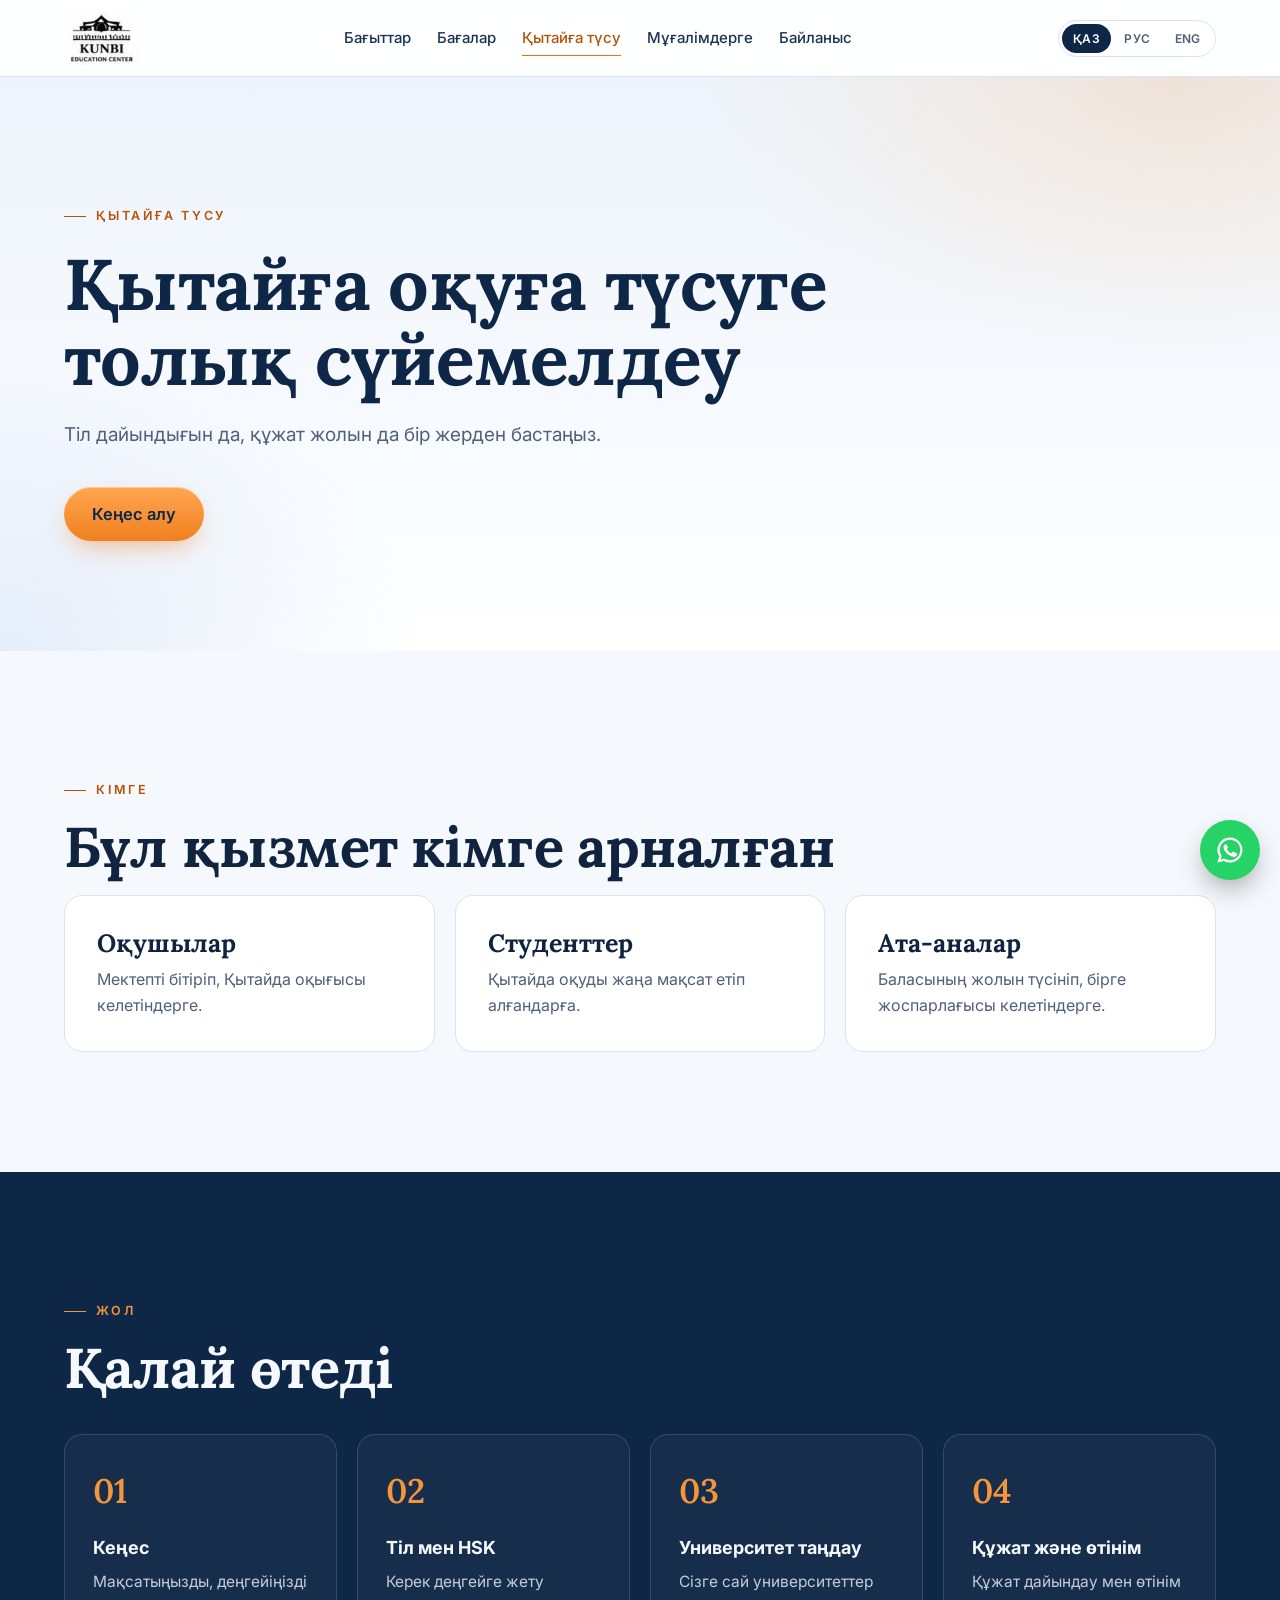
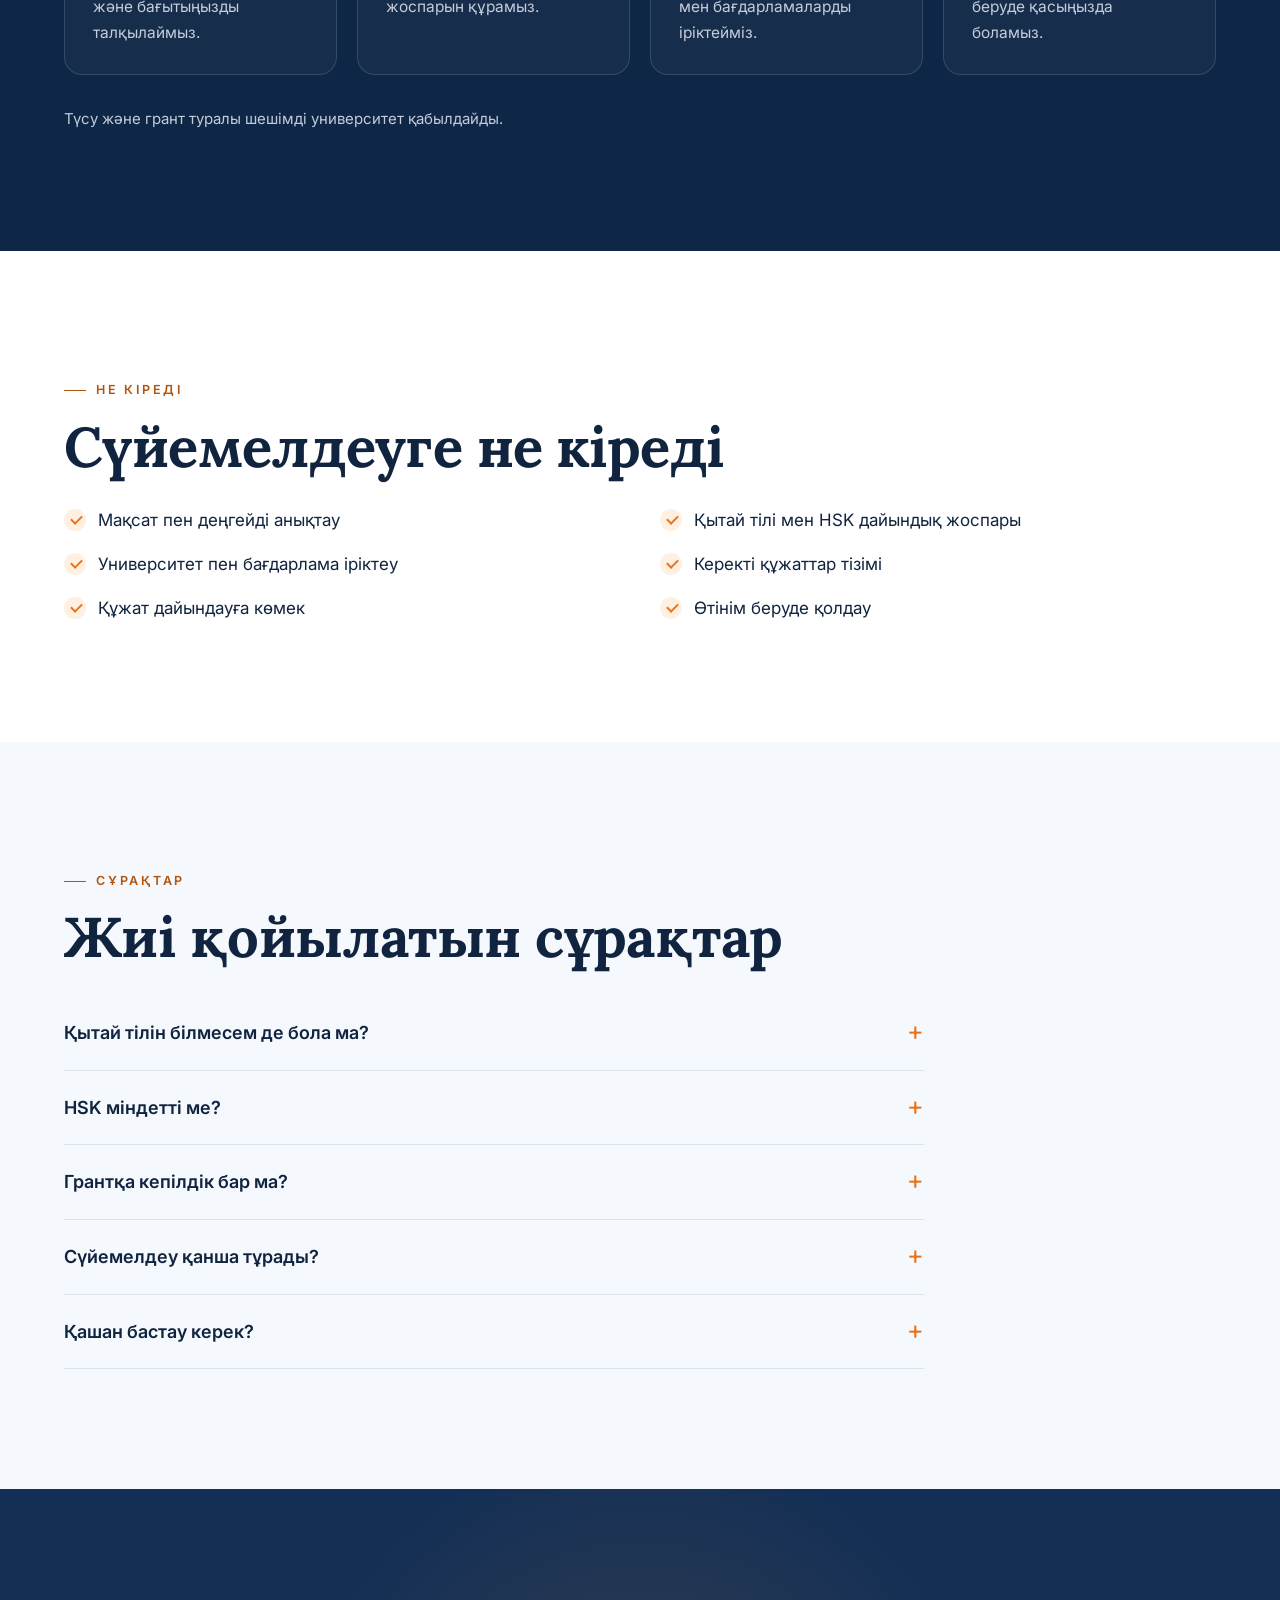
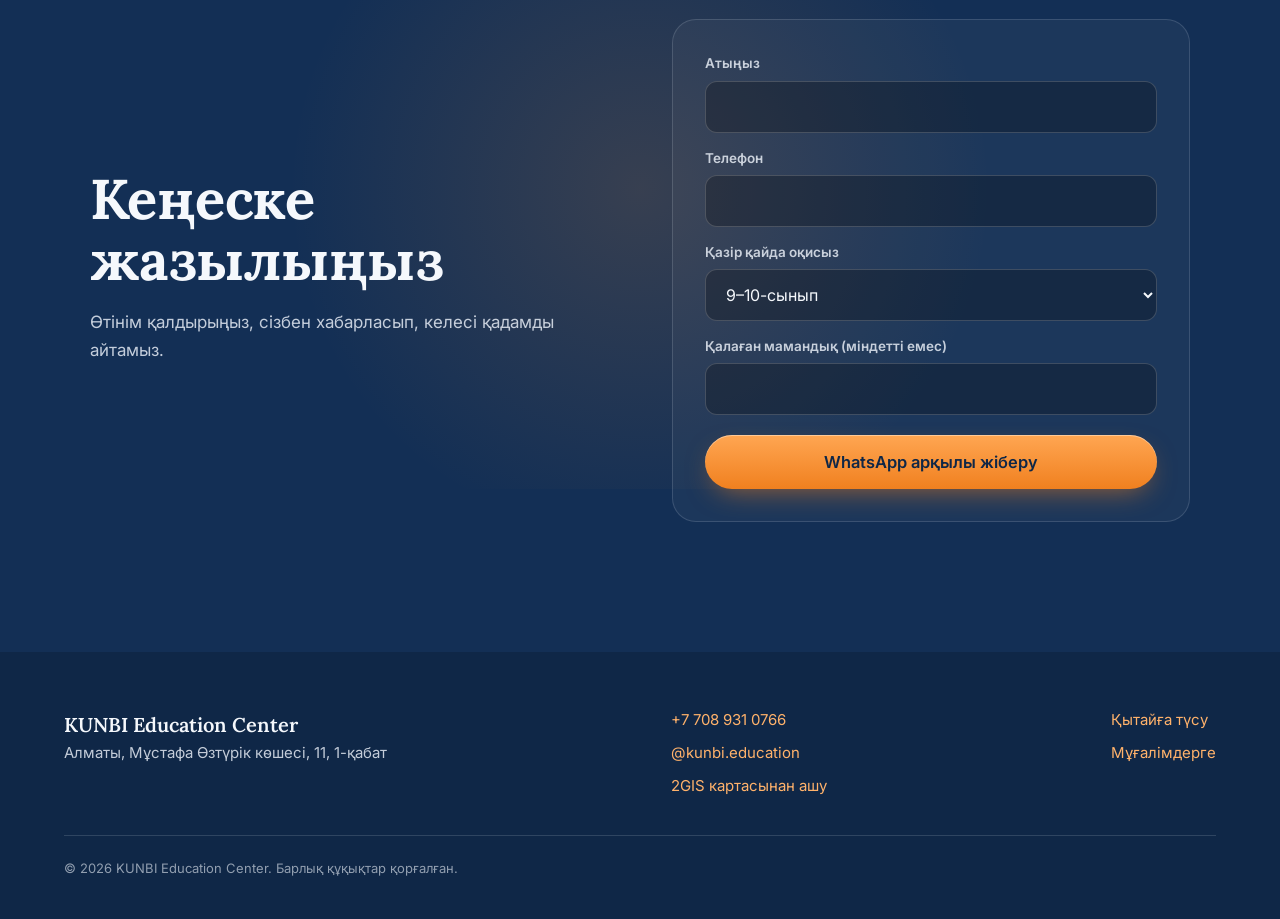
<file: china.html>
<!doctype html>
<html lang="kk">
<head>
<meta charset="utf-8">
<meta name="viewport" content="width=device-width, initial-scale=1">
<title>Қытайға түсу, KUNBI</title>
<meta name="description" content="KUNBI Education Center: Қытайға оқуға түсуге толық сүйемелдеу. Алматы.">
<link rel="preconnect" href="https://fonts.googleapis.com"><link rel="preconnect" href="https://fonts.gstatic.com" crossorigin><link href="https://fonts.googleapis.com/css2?family=Inter:wght@400;500;600;700&family=Lora:ital,wght@0,500;0,600;0,700;1,500;1,600&display=swap" rel="stylesheet">
<link rel="stylesheet" href="site.css">
<link rel="icon" type="image/png" href="logo.png">
<link rel="canonical" href="https://tlnurkhan.github.io/kunbi/china.html">

</head>
<body>
<header><div class="container nav">
  <a href="index.html"><img src="logo.png" width="75" height="54" alt="KUNBI Education Center"></a>
  <nav aria-label="Main"><a href="programs.html" data-i18n="navPrograms">Бағыттар</a><a href="prices.html" data-i18n="navPrices">Бағалар</a><a aria-current="page" href="china.html" data-i18n="navChina">Қытайға түсу</a><a href="teachers.html" data-i18n="navTeachers">Мұғалімдерге</a><a href="contact.html" data-i18n="navContact">Байланыс</a></nav>
  <button class="menu-btn" type="button" aria-expanded="false" data-i18n="navMenu">Мәзір</button>
  <div class="lang"><button data-lang="kk">ҚАЗ</button><button data-lang="ru">РУС</button><button data-lang="en">ENG</button></div>
</div></header>
<main>
<section class="page-hero">
    <div class="container">
    <div class="eyebrow" data-i18n="heroEyebrow">Қытайға түсу</div>
    <h1 data-i18n="heroTitle">Қытайға оқуға түсуге толық сүйемелдеу</h1>
    <p class="subtitle" data-i18n="heroSub">Тіл дайындығын да, құжат жолын да бір жерден бастаңыз.</p>
    <a class="btn-primary" href="#apply" data-i18n="cta">Кеңес алу</a>
  </div>
</section>
<section class="block"><div class="container">
  <div class="eyebrow" data-i18n="whoEyebrow">Кімге</div>
  <h2 data-i18n="whoTitle">Бұл қызмет кімге арналған</h2>
  <div class="grid" style="grid-template-columns:repeat(auto-fit,minmax(240px,1fr))"><article class="feature-card reveal"><h3 data-i18n="w1t">Оқушылар</h3><p data-i18n="w1d">Мектепті бітіріп, Қытайда оқығысы келетіндерге.</p></article><article class="feature-card reveal"><h3 data-i18n="w2t">Студенттер</h3><p data-i18n="w2d">Қытайда оқуды жаңа мақсат етіп алғандарға.</p></article><article class="feature-card reveal"><h3 data-i18n="w3t">Ата-аналар</h3><p data-i18n="w3d">Баласының жолын түсініп, бірге жоспарлағысы келетіндерге.</p></article></div>
</div></section>
<section class="block china"><div class="container">
  <div class="eyebrow" data-i18n="stepsEyebrow">Жол</div>
  <h2 data-i18n="stepsTitle">Қалай өтеді</h2>
  <ol class="steps" style="margin-top:36px"><li><strong data-i18n="s1t">Кеңес</strong><p data-i18n="s1d">Мақсатыңызды, деңгейіңізді және бағытыңызды талқылаймыз.</p></li><li><strong data-i18n="s2t">Тіл мен HSK</strong><p data-i18n="s2d">Керек деңгейге жету жоспарын құрамыз.</p></li><li><strong data-i18n="s3t">Университет таңдау</strong><p data-i18n="s3d">Сізге сай университеттер мен бағдарламаларды іріктейміз.</p></li><li><strong data-i18n="s4t">Құжат және өтінім</strong><p data-i18n="s4d">Құжат дайындау мен өтінім беруде қасыңызда боламыз.</p></li></ol>
  <p class="disclaimer" data-i18n="chinaNote">Түсу және грант туралы шешімді университет қабылдайды.</p>
</div></section>
<section class="block white"><div class="container">
  <div class="eyebrow" data-i18n="incEyebrow">Не кіреді</div>
  <h2 data-i18n="incTitle">Сүйемелдеуге не кіреді</h2>
  <ul class="checks" style="margin-top:28px"><li data-i18n="inc1">Мақсат пен деңгейді анықтау</li><li data-i18n="inc2">Қытай тілі мен HSK дайындық жоспары</li><li data-i18n="inc3">Университет пен бағдарлама іріктеу</li><li data-i18n="inc4">Керекті құжаттар тізімі</li><li data-i18n="inc5">Құжат дайындауға көмек</li><li data-i18n="inc6">Өтінім беруде қолдау</li></ul>
</div></section>
<section class="block"><div class="container">
  <div class="eyebrow" data-i18n="faqEyebrow">Сұрақтар</div>
  <h2 data-i18n="faqTitle">Жиі қойылатын сұрақтар</h2>
  <div class="faq" style="margin-top:28px"><details><summary data-i18n="q1">Қытай тілін білмесем де бола ма?</summary><p data-i18n="a1">Иә, нөлден бастауға болады. Керекті деңгей таңдаған бағдарламаға байланысты.</p></details><details><summary data-i18n="q2">HSK міндетті ме?</summary><p data-i18n="a2">Бұл университет пен бағдарламаға байланысты. Нақты талапты таңдау кезінде бірге тексереміз.</p></details><details><summary data-i18n="q3">Грантқа кепілдік бар ма?</summary><p data-i18n="a3">Жоқ. Түсу және грант туралы шешімді университет қабылдайды.</p></details><details><summary data-i18n="q4">Сүйемелдеу қанша тұрады?</summary><p data-i18n="a4">Бағасы керекті көмектің көлеміне байланысты. Оны кеңес кезінде айтамыз.</p></details><details><summary data-i18n="q5">Қашан бастау керек?</summary><p data-i18n="a5">Неғұрлым ерте болса, соғұрлым жақсы. Мерзімдер университетке байланысты.</p></details></div>
</div></section>
<section class="closing-cta" id="apply">
  <div class="cta-grid"><div class="cta-copy"><h2 data-i18n="closeTitle">Кеңеске жазылыңыз</h2><p data-i18n="closeSub">Өтінім қалдырыңыз, сізбен хабарласып, келесі қадамды айтамыз.</p></div><form id="leadForm">
    <div><label for="fName" data-i18n="fName">Атыңыз</label><input id="fName" data-wa="fName" required autocomplete="name"></div>
    <div><label for="fPhone" data-i18n="fPhone">Телефон</label><input id="fPhone" data-wa="fPhone" required type="tel" autocomplete="tel"></div>
    <div><label for="fStage" data-i18n="fStage">Қазір қайда оқисыз</label><select id="fStage" data-wa="fStage"></select></div>
    <div><label for="fMajor" data-i18n="fMajor">Қалаған мамандық (міндетті емес)</label><input id="fMajor" data-wa="fMajor"></div>
    <button class="btn-primary" type="submit" data-i18n="fSend">WhatsApp арқылы жіберу</button>
  </form></div>
</section>
</main>
<footer><div class="container">
  <div class="foot">
    <div><strong>KUNBI Education Center</strong><br><span data-i18n="addr">Алматы, Мұстафа Өзтүрік көшесі, 11, 1-қабат</span></div>
    <div class="foot-links"><a href="https://wa.me/77089310766" target="_blank" rel="noopener">+7 708 931 0766</a><a href="https://www.instagram.com/kunbi.education/" target="_blank" rel="noopener">@kunbi.education</a><a href="https://2gis.kz/almaty/firm/70000001110378743" target="_blank" rel="noopener" data-i18n="map">2GIS картасынан ашу</a></div>
    <div class="foot-links"><a href="china.html" data-i18n="navChina">Қытайға түсу</a><a href="teachers.html" data-i18n="navTeachers">Мұғалімдерге</a></div>
  </div>
  <div class="copy">© 2026 KUNBI Education Center. <span data-i18n="rights">Барлық құқықтар қорғалған.</span></div>
</div></footer>
<a class="wa-float" href="https://wa.me/77089310766" target="_blank" rel="noopener" data-i18n-aria="waAria"><svg viewBox="0 0 24 24" aria-hidden="true"><path d="M12 2a10 10 0 0 0-8.6 15.1L2 22l5-1.3A10 10 0 1 0 12 2zm0 18.2a8.2 8.2 0 0 1-4.2-1.2l-.3-.2-3 .8.8-2.9-.2-.3A8.2 8.2 0 1 1 12 20.2zm4.5-6.1c-.2-.1-1.5-.7-1.7-.8s-.4-.1-.6.1-.7.8-.8 1-.3.2-.5.1a6.7 6.7 0 0 1-3.3-2.9c-.3-.4.2-.4.7-1.4.1-.2 0-.3 0-.5l-.8-1.8c-.2-.5-.4-.4-.6-.4h-.5a1 1 0 0 0-.7.3 3 3 0 0 0-.9 2.2 5.2 5.2 0 0 0 1.1 2.8 11.9 11.9 0 0 0 4.6 4c1.7.7 2.4.8 3.2.7a2.8 2.8 0 0 0 1.8-1.3 2.3 2.3 0 0 0 .2-1.3c-.1-.1-.3-.2-.5-.3z"/></svg></a>
<script>
const WHATSAPP_NUMBER = "77089310766";
const TITLES = {"kk":"Қытайға түсу, KUNBI","ru":"Поступление в Китай, KUNBI","en":"Study in China, KUNBI"};
const SELECTS = {"fStage":["st1","st2","st3","st4"]};
const T = {"kk":{"rights":"Барлық құқықтар қорғалған.","waAria":"WhatsApp-қа жазу","map":"2GIS картасынан ашу","addr":"Алматы, Мұстафа Өзтүрік көшесі, 11, 1-қабат","navChina":"Қытайға түсу","navTeachers":"Мұғалімдерге","navMenu":"Мәзір","navPrograms":"Бағыттар","navPrices":"Бағалар","navChina":"Қытайға түсу","navTeachers":"Мұғалімдерге","navContact":"Байланыс","addr":"Алматы, Мұстафа Өзтүрік көшесі, 11, 1-қабат","hours":"Жұмыс уақыты: 9:00–19:30","map":"2GIS картасынан ашу","fName":"Атыңыз","fPhone":"Телефон","fSend":"WhatsApp арқылы жіберу","navHome":"Басты бет","heroEyebrow":"Қытайға түсу","heroTitle":"Қытайға оқуға түсуге толық сүйемелдеу","heroSub":"Тіл дайындығын да, құжат жолын да бір жерден бастаңыз.","cta":"Кеңес алу","whoEyebrow":"Кімге","whoTitle":"Бұл қызмет кімге арналған","w1t":"Оқушылар","w1d":"Мектепті бітіріп, Қытайда оқығысы келетіндерге.","w2t":"Студенттер","w2d":"Қытайда оқуды жаңа мақсат етіп алғандарға.","w3t":"Ата-аналар","w3d":"Баласының жолын түсініп, бірге жоспарлағысы келетіндерге.","stepsEyebrow":"Жол","stepsTitle":"Қалай өтеді","s1t":"Кеңес","s1d":"Мақсатыңызды, деңгейіңізді және бағытыңызды талқылаймыз.","s2t":"Тіл мен HSK","s2d":"Керек деңгейге жету жоспарын құрамыз.","s3t":"Университет таңдау","s3d":"Сізге сай университеттер мен бағдарламаларды іріктейміз.","s4t":"Құжат және өтінім","s4d":"Құжат дайындау мен өтінім беруде қасыңызда боламыз.","chinaNote":"Түсу және грант туралы шешімді университет қабылдайды.","incEyebrow":"Не кіреді","incTitle":"Сүйемелдеуге не кіреді","inc1":"Мақсат пен деңгейді анықтау","inc2":"Қытай тілі мен HSK дайындық жоспары","inc3":"Университет пен бағдарлама іріктеу","inc4":"Керекті құжаттар тізімі","inc5":"Құжат дайындауға көмек","inc6":"Өтінім беруде қолдау","faqEyebrow":"Сұрақтар","faqTitle":"Жиі қойылатын сұрақтар","q1":"Қытай тілін білмесем де бола ма?","a1":"Иә, нөлден бастауға болады. Керекті деңгей таңдаған бағдарламаға байланысты.","q2":"HSK міндетті ме?","a2":"Бұл университет пен бағдарламаға байланысты. Нақты талапты таңдау кезінде бірге тексереміз.","q3":"Грантқа кепілдік бар ма?","a3":"Жоқ. Түсу және грант туралы шешімді университет қабылдайды.","q4":"Сүйемелдеу қанша тұрады?","a4":"Бағасы керекті көмектің көлеміне байланысты. Оны кеңес кезінде айтамыз.","q5":"Қашан бастау керек?","a5":"Неғұрлым ерте болса, соғұрлым жақсы. Мерзімдер университетке байланысты.","closeTitle":"Кеңеске жазылыңыз","closeSub":"Өтінім қалдырыңыз, сізбен хабарласып, келесі қадамды айтамыз.","fStage":"Қазір қайда оқисыз","st1":"9–10-сынып","st2":"11-сынып","st3":"Колледж","st4":"Университет немесе бітірген","fMajor":"Қалаған мамандық (міндетті емес)","wa":"Сәлеметсіз бе! Қытайға түсу бойынша өтінім."},"ru":{"rights":"Все права защищены.","waAria":"Написать в WhatsApp","map":"Открыть на карте 2GIS","addr":"Алматы, улица Мустафы Озтюрка, 11, 1 этаж","navChina":"Поступление в Китай","navTeachers":"Преподавателям","navMenu":"Меню","navPrograms":"Направления","navPrices":"Цены","navChina":"Поступление в Китай","navTeachers":"Преподавателям","navContact":"Контакты","addr":"Алматы, улица Мустафы Озтюрка, 11, 1 этаж","hours":"Время работы: 9:00–19:30","map":"Открыть на карте 2GIS","fName":"Ваше имя","fPhone":"Телефон","fSend":"Отправить в WhatsApp","navHome":"Главная","heroEyebrow":"Поступление в Китай","heroTitle":"Полное сопровождение при поступлении в Китай","heroSub":"Начните и языковую подготовку, и оформление документов в одном месте.","cta":"Получить консультацию","whoEyebrow":"Для кого","whoTitle":"Кому подойдёт эта услуга","w1t":"Школьники","w1d":"Для тех, кто заканчивает школу и хочет учиться в Китае.","w2t":"Студенты","w2d":"Для тех, кто решил продолжить учёбу в Китае.","w3t":"Родители","w3d":"Для тех, кто хочет понимать путь ребёнка и планировать его вместе.","stepsEyebrow":"Путь","stepsTitle":"Как всё проходит","s1t":"Консультация","s1d":"Обсудим цель, уровень и направление.","s2t":"Язык и HSK","s2d":"Составим план, как достичь нужного уровня.","s3t":"Выбор университета","s3d":"Подберём подходящие университеты и программы.","s4t":"Документы и заявка","s4d":"Поможем с подготовкой документов и подачей заявки.","chinaNote":"Решение о поступлении и гранте принимает университет.","incEyebrow":"Что входит","incTitle":"Что входит в сопровождение","inc1":"Определение цели и уровня","inc2":"План подготовки к китайскому и HSK","inc3":"Подбор университета и программы","inc4":"Список нужных документов","inc5":"Помощь в подготовке документов","inc6":"Поддержка при подаче заявки","faqEyebrow":"Вопросы","faqTitle":"Частые вопросы","q1":"Можно ли начать без китайского?","a1":"Да, можно начать с нуля. Нужный уровень зависит от выбранной программы.","q2":"HSK обязателен?","a2":"Это зависит от университета и программы. Точные требования проверим вместе при выборе.","q3":"Есть ли гарантия гранта?","a3":"Нет. Решение о поступлении и гранте принимает университет.","q4":"Сколько стоит сопровождение?","a4":"Цена зависит от объёма нужной помощи. Мы назовём её на консультации.","q5":"Когда лучше начинать?","a5":"Чем раньше, тем лучше. Сроки зависят от университета.","closeTitle":"Запишитесь на консультацию","closeSub":"Оставьте заявку, мы свяжемся с вами и подскажем следующий шаг.","fStage":"Где вы сейчас учитесь","st1":"9–10 класс","st2":"11 класс","st3":"Колледж","st4":"Университет или уже окончили","fMajor":"Желаемая специальность (необязательно)","wa":"Здравствуйте! Заявка на поступление в Китай."},"en":{"rights":"All rights reserved.","waAria":"Message us on WhatsApp","map":"Open in 2GIS","addr":"11 Mustafa Ozturk Street, 1st floor, Almaty","navChina":"Study in China","navTeachers":"For teachers","navMenu":"Menu","navPrograms":"Programs","navPrices":"Prices","navChina":"Study in China","navTeachers":"For teachers","navContact":"Contact","addr":"11 Mustafa Ozturk Street, 1st floor, Almaty","hours":"Opening hours: 9:00–19:30","map":"Open in 2GIS","fName":"Your name","fPhone":"Phone","fSend":"Send via WhatsApp","navHome":"Home","heroEyebrow":"Study in China","heroTitle":"Full support for admission to China","heroSub":"Start your language preparation and your application in one place.","cta":"Get a consultation","whoEyebrow":"Who it's for","whoTitle":"Who this service is for","w1t":"School students","w1d":"For those finishing school who want to study in China.","w2t":"University students","w2d":"For those who have decided to continue their studies in China.","w3t":"Parents","w3d":"For those who want to understand the path and plan it together with their child.","stepsEyebrow":"The path","stepsTitle":"How it works","s1t":"Consultation","s1d":"We discuss your goal, level and field of study.","s2t":"Language and HSK","s2d":"We plan how to reach the level you need.","s3t":"Choosing a university","s3d":"We shortlist universities and programs that suit you.","s4t":"Documents and application","s4d":"We support you with documents and your application.","chinaNote":"Admission and scholarship decisions are made by the university.","incEyebrow":"What's included","incTitle":"What the support includes","inc1":"Defining your goal and level","inc2":"A Chinese and HSK preparation plan","inc3":"Shortlisting universities and programs","inc4":"A list of required documents","inc5":"Help preparing documents","inc6":"Support with your application","faqEyebrow":"Questions","faqTitle":"Frequently asked questions","q1":"Can I start without any Chinese?","a1":"Yes, you can start from zero. The level you need depends on the program.","q2":"Is HSK required?","a2":"It depends on the university and program. We check the exact requirements together.","q3":"Is a scholarship guaranteed?","a3":"No. Admission and scholarship decisions are made by the university.","q4":"How much does the support cost?","a4":"The price depends on how much help you need. We will tell you at the consultation.","q5":"When should I start?","a5":"The earlier the better. Deadlines depend on the university.","closeTitle":"Book a consultation","closeSub":"Leave a request and we will contact you with the next step.","fStage":"Where are you studying now","st1":"Grade 9–10","st2":"Grade 11","st3":"College","st4":"University or graduated","fMajor":"Preferred major (optional)","wa":"Hello! Request about studying in China."}};
let lang="kk";
function save(l){try{localStorage.setItem("kunbi-lang",l)}catch(e){}}
function load(){try{return localStorage.getItem("kunbi-lang")}catch(e){return null}}
function setLang(l){
  lang=l;save(l);document.documentElement.lang=l;document.title=TITLES[l];
  document.querySelectorAll("[data-i18n]").forEach(e=>{const v=T[l][e.dataset.i18n];if(v!=null)e.textContent=v});document.querySelectorAll("[data-i18n-aria]").forEach(e=>e.setAttribute("aria-label",T[l][e.dataset.i18nAria]));
  document.querySelectorAll(".lang button").forEach(b=>b.setAttribute("aria-pressed",b.dataset.lang===l));
  Object.keys(SELECTS).forEach(id=>{
    const s=document.getElementById(id),v=s.selectedIndex;s.innerHTML="";
    SELECTS[id].forEach(k=>{const o=document.createElement("option");o.textContent=T[l][k];s.appendChild(o)});
    s.selectedIndex=Math.max(v,0);
  });
}
document.querySelectorAll(".lang button").forEach(b=>b.onclick=()=>setLang(b.dataset.lang));
document.getElementById("leadForm").addEventListener("submit",e=>{
  e.preventDefault();
  const t=T[lang],lines=[t.wa];
  document.querySelectorAll("[data-wa]").forEach(f=>{if(f.value.trim())lines.push(t[f.dataset.wa]+": "+f.value.trim())});
  window.open("https://wa.me/"+WHATSAPP_NUMBER+"?text="+encodeURIComponent(lines.join("\n")),"_blank","noopener");
});
const saved=load();setLang(T[saved]?saved:"kk");
</script>
<script>
(function(){const b=document.querySelector(".menu-btn"),n=document.querySelector(".nav nav");
b.onclick=()=>{const o=n.classList.toggle("open");b.setAttribute("aria-expanded",o)};
n.querySelectorAll("a").forEach(a=>a.addEventListener("click",()=>{n.classList.remove("open");b.setAttribute("aria-expanded",false)}));})();
</script>
<script>(function(){const els=document.querySelectorAll(".reveal");if(!("IntersectionObserver" in window)){els.forEach(e=>e.classList.add("in"));return}const io=new IntersectionObserver(es=>es.forEach(e=>{if(e.isIntersecting){e.target.classList.add("in");io.unobserve(e.target)}}),{rootMargin:"0px 0px -8% 0px"});els.forEach(e=>io.observe(e));})();</script>
</body>
</html>
</file>
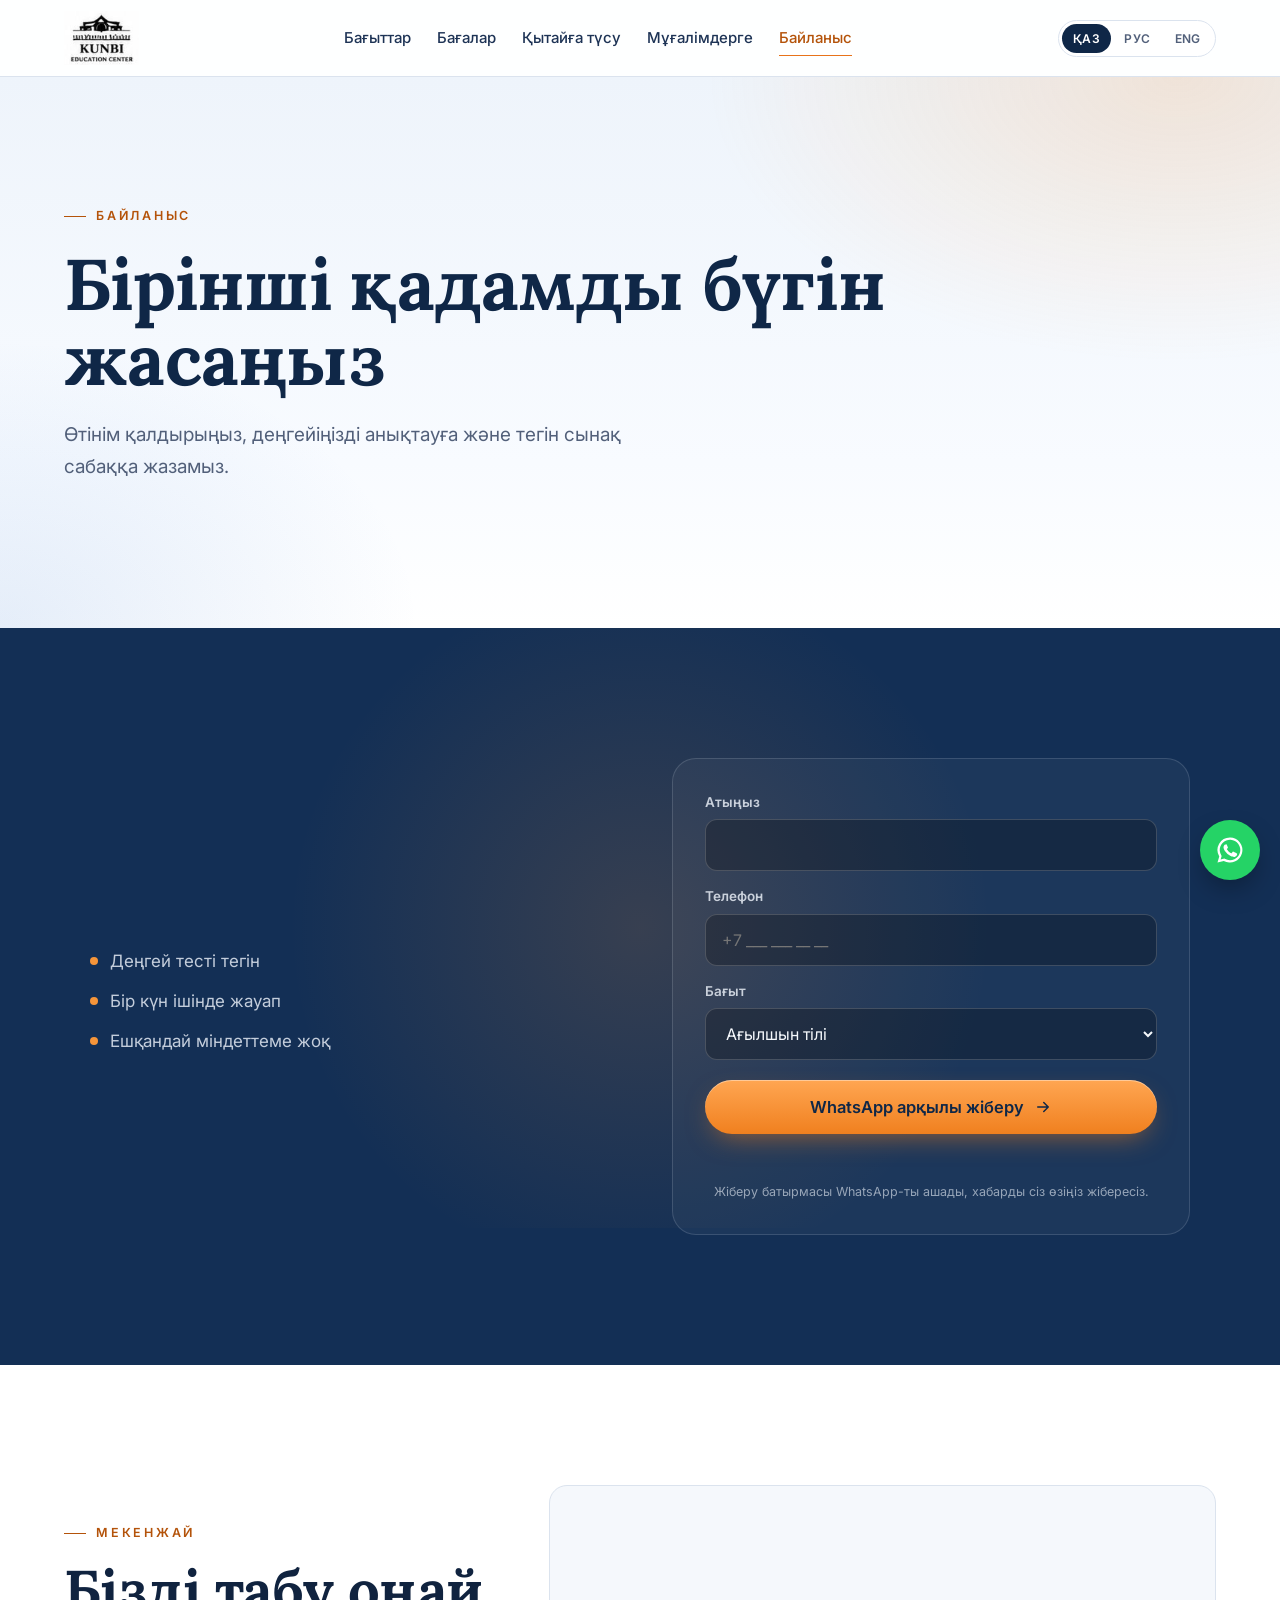
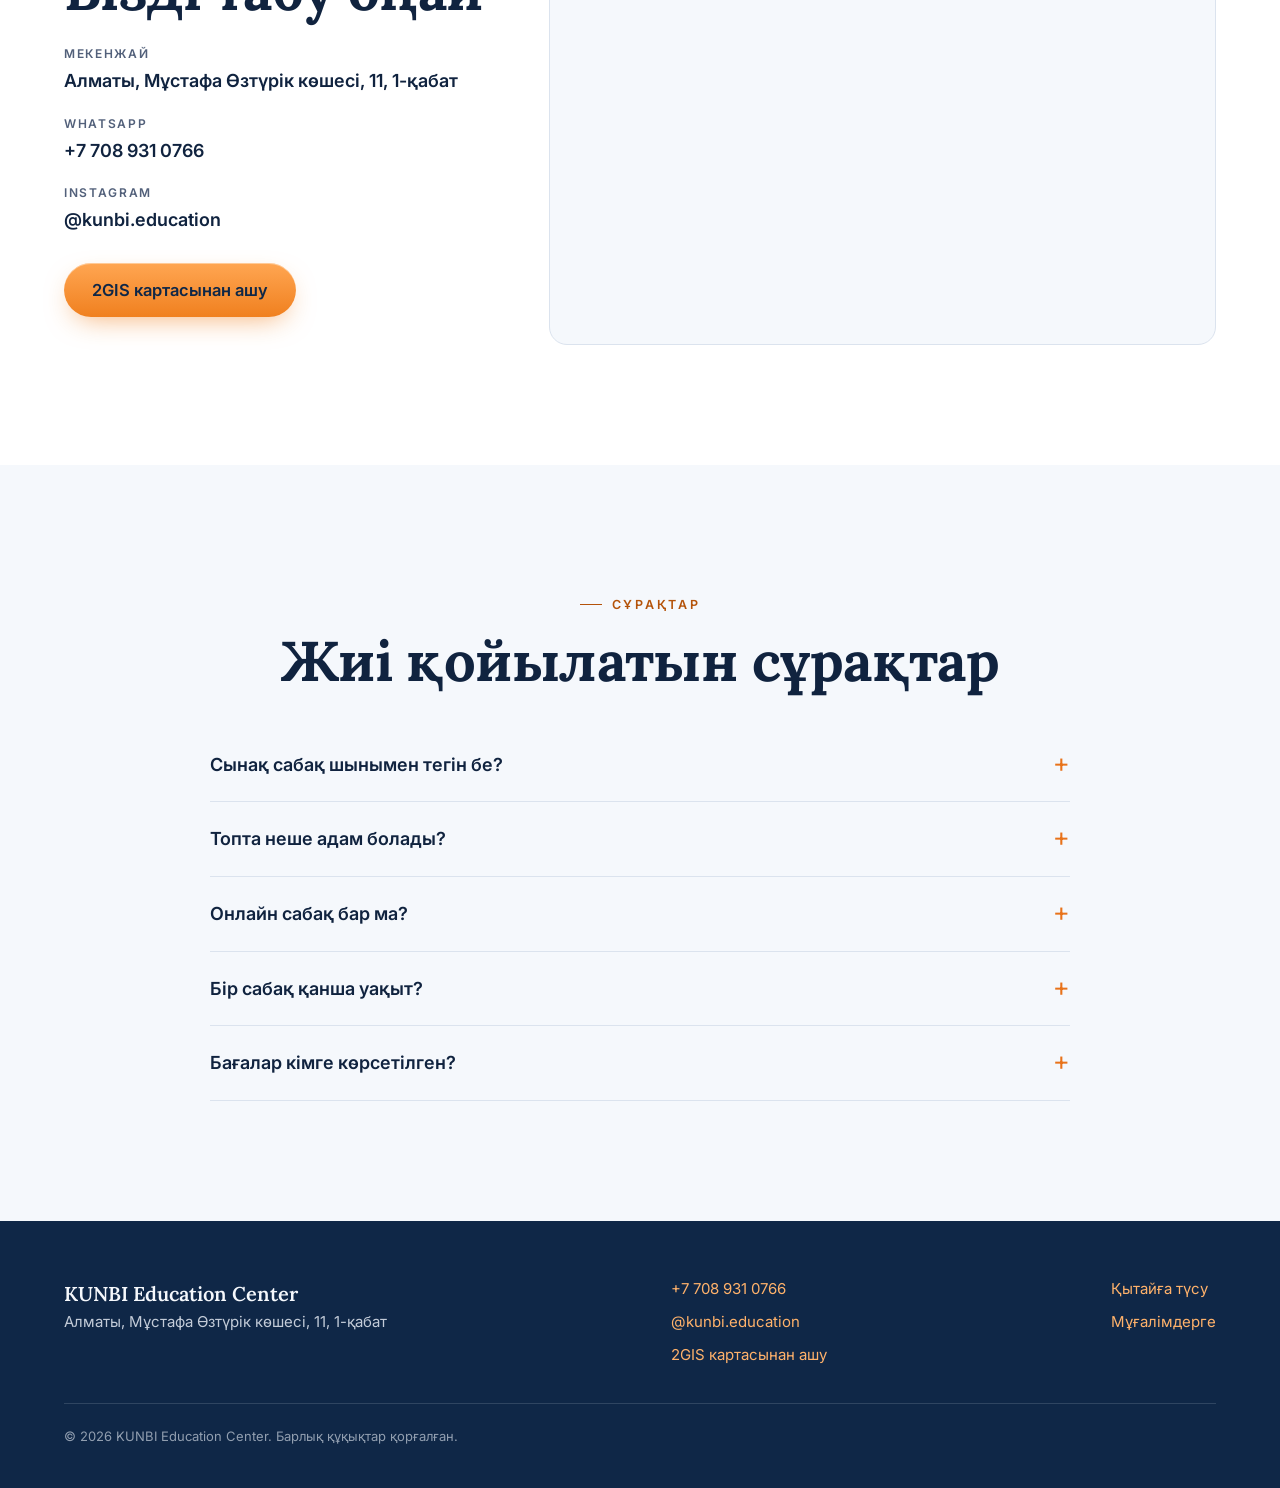
<file: contact.html>
<!doctype html>
<html lang="kk">
<head>
<meta charset="utf-8">
<meta name="viewport" content="width=device-width, initial-scale=1">
<title>Байланыс, KUNBI</title>
<meta name="description" content="KUNBI байланыс: Алматы, Мұстафа Өзтүрік көшесі, 11. WhatsApp +7 708 931 0766. Тегін сынақ сабаққа жазылу.">
<link rel="canonical" href="https://tlnurkhan.github.io/kunbi/contact.html">
<meta name="theme-color" content="#0f2747">
<meta property="og:type" content="website">
<meta property="og:site_name" content="KUNBI Education Center">
<meta property="og:title" content="Байланыс, KUNBI">
<meta property="og:description" content="Ағылшын, IELTS, қытай, HSK, қазақ, орыс тілдері, математика. Тегін сынақ сабақ.">
<meta property="og:url" content="https://tlnurkhan.github.io/kunbi/contact.html">
<meta property="og:image" content="https://tlnurkhan.github.io/kunbi/logo.png">
<meta property="og:locale" content="kk_KZ">
<link rel="icon" type="image/png" href="logo.png">
<link rel="apple-touch-icon" href="logo.png">
<link rel="preconnect" href="https://fonts.googleapis.com"><link rel="preconnect" href="https://fonts.gstatic.com" crossorigin><link href="https://fonts.googleapis.com/css2?family=Inter:wght@400;500;600;700&family=Lora:ital,wght@0,500;0,600;0,700;1,500;1,600&display=swap" rel="stylesheet">
<link rel="stylesheet" href="site.css">
</head>
<body>
<header><div class="container nav">
  <a href="index.html" aria-label="KUNBI Education Center"><img src="logo.png" alt="KUNBI Education Center" width="75" height="54"></a>
  <nav aria-label="Main"><a href="programs.html" data-i18n="navPrograms">Бағыттар</a><a href="prices.html" data-i18n="navPrices">Бағалар</a><a href="china.html" data-i18n="navChina">Қытайға түсу</a><a href="teachers.html" data-i18n="navTeachers">Мұғалімдерге</a><a aria-current="page" href="contact.html" data-i18n="navContact">Байланыс</a></nav>
  <button class="menu-btn" type="button" aria-expanded="false" data-i18n="navMenu">Мәзір</button>
  <div class="lang"><button data-lang="kk">ҚАЗ</button><button data-lang="ru">РУС</button><button data-lang="en">ENG</button></div>
</div></header>
<main id="top">
<section class="page-hero"><div class="container"><div class="eyebrow" data-i18n="navContact">Байланыс</div><h1 data-i18n="closeTitle">Бірінші қадамды бүгін жасаңыз</h1><p class="subtitle" data-i18n="closeSub">Өтінім қалдырыңыз, деңгейіңізді анықтауға және тегін сынақ сабаққа жазамыз.</p></div></section>

<section class="closing-cta" id="apply">
  <div class="cta-grid">
    <div class="cta-copy"><ul class="cta-points"><li data-i18n="cp1">Деңгей тесті тегін</li><li data-i18n="cp2">Бір күн ішінде жауап</li><li data-i18n="cp3">Ешқандай міндеттеме жоқ</li></ul></div>
    <form id="leadForm" novalidate>
      <div><label for="fName" data-i18n="fName">Атыңыз</label><input id="fName" required autocomplete="name"></div>
      <div><label for="fPhone" data-i18n="fPhone">Телефон</label><input id="fPhone" type="tel" required autocomplete="tel" inputmode="tel" placeholder="+7 ___ ___ __ __"></div>
      <div><label for="fProg" data-i18n="fProg">Бағыт</label><select id="fProg"></select></div>
      <button class="btn-primary" type="submit"><span data-i18n="fSend">WhatsApp арқылы жіберу</span><svg viewBox="0 0 24 24" fill="none" stroke="currentColor" stroke-width="2" stroke-linecap="round" stroke-linejoin="round"><path d="M5 12h14M13 6l6 6-6 6"/></svg></button>
      <div class="form-msg" id="formMsg" role="status"></div>
      <p class="form-legal" data-i18n="formLegal">Жіберу батырмасы WhatsApp-ты ашады, хабарды сіз өзіңіз жібересіз.</p>
    </form>
  </div>
</section>

<section class="block white" id="map"><div class="container map-wrap">
  <div>
    <div class="eyebrow" data-i18n="mapEyebrow">Мекенжай</div><h2 data-i18n="mapTitle">Бізді табу оңай</h2>
    <ul class="contact-list">
      <li><small data-i18n="lblAddr">Мекенжай</small><span data-i18n="addr">Алматы, Мұстафа Өзтүрік көшесі, 11, 1-қабат</span></li>
      <li><small data-i18n="lblWa">WhatsApp</small><a href="https://wa.me/77089310766" target="_blank" rel="noopener">+7 708 931 0766</a></li>
      <li><small data-i18n="lblIg">Instagram</small><a href="https://www.instagram.com/kunbi.education/" target="_blank" rel="noopener">@kunbi.education</a></li>
    </ul>
    <a class="btn-primary" href="https://2gis.kz/almaty/firm/70000001110378743" target="_blank" rel="noopener" data-i18n="map">2GIS картасынан ашу</a>
  </div>
  <iframe class="map-frame" title="2GIS: KUNBI Education Center" loading="lazy" src="https://widgets.2gis.com/widget?type=firmsonmap&options=%7B%22pos%22%3A%7B%22lat%22%3A43.232486%2C%22lon%22%3A76.906309%2C%22zoom%22%3A16%7D%2C%22opt%22%3A%7B%22city%22%3A%22almaty%22%7D%2C%22org%22%3A%2270000001110378743%22%7D"></iframe>
</div></section>
<section class="block"><div class="container">
  <div class="section-head center"><div class="eyebrow" data-i18n="faqEyebrow">Сұрақтар</div><h2 data-i18n="faqTitle">Жиі қойылатын сұрақтар</h2></div>
  <div class="faq" style="margin:36px auto 0"><details><summary data-i18n="q1">Сынақ сабақ шынымен тегін бе?</summary><p data-i18n="a1">Иә. Деңгей тесті мен сынақ сабақ тегін, ешқандай міндеттеме жоқ.</p></details><details><summary data-i18n="q2">Топта неше адам болады?</summary><p data-i18n="a2">Шағын топта 4–6 адам, жұпта 2 адам. Жеке сабақ та бар.</p></details><details><summary data-i18n="q3">Онлайн сабақ бар ма?</summary><p data-i18n="a3">Жоқ. Барлық сабақ Алматыдағы орталықта, офлайн өтеді.</p></details><details><summary data-i18n="q4">Бір сабақ қанша уақыт?</summary><p data-i18n="a4">Тіл сабағы 60 минут, IELTS пен HSK 90 минут.</p></details><details><summary data-i18n="q5">Бағалар кімге көрсетілген?</summary><p data-i18n="a5">Барлық баға 1 адамға көрсетілген. Толық прайсты жоғарыдағы кестеден көресіз.</p></details></div>
</div></section>
</main>
<footer><div class="container">
  <div class="foot">
    <div><strong>KUNBI Education Center</strong><br><span data-i18n="addr">Алматы, Мұстафа Өзтүрік көшесі, 11, 1-қабат</span></div>
    <div class="foot-links"><a href="https://wa.me/77089310766" target="_blank" rel="noopener">+7 708 931 0766</a><a href="https://www.instagram.com/kunbi.education/" target="_blank" rel="noopener">@kunbi.education</a><a href="https://2gis.kz/almaty/firm/70000001110378743" target="_blank" rel="noopener" data-i18n="map">2GIS картасынан ашу</a></div>
    <div class="foot-links"><a href="china.html" data-i18n="navChina">Қытайға түсу</a><a href="teachers.html" data-i18n="navTeachers">Мұғалімдерге</a></div>
  </div>
  <div class="copy">© 2026 KUNBI Education Center. <span data-i18n="rights">Барлық құқықтар қорғалған.</span></div>
</div></footer>
<a class="wa-float" href="https://wa.me/77089310766" target="_blank" rel="noopener" data-i18n-aria="waAria"><svg viewBox="0 0 24 24" aria-hidden="true"><path d="M12 2a10 10 0 0 0-8.6 15.1L2 22l5-1.3A10 10 0 1 0 12 2zm0 18.2a8.2 8.2 0 0 1-4.2-1.2l-.3-.2-3 .8.8-2.9-.2-.3A8.2 8.2 0 1 1 12 20.2zm4.5-6.1c-.2-.1-1.5-.7-1.7-.8s-.4-.1-.6.1-.7.8-.8 1-.3.2-.5.1a6.7 6.7 0 0 1-3.3-2.9c-.3-.4.2-.4.7-1.4.1-.2 0-.3 0-.5l-.8-1.8c-.2-.5-.4-.4-.6-.4h-.5a1 1 0 0 0-.7.3 3 3 0 0 0-.9 2.2 5.2 5.2 0 0 0 1.1 2.8 11.9 11.9 0 0 0 4.6 4c1.7.7 2.4.8 3.2.7a2.8 2.8 0 0 0 1.8-1.3 2.3 2.3 0 0 0 .2-1.3c-.1-.1-.3-.2-.5-.3z"/></svg></a>
<script>
const WHATSAPP_NUMBER = "77089310766";
const T = {"kk":{"navMenu":"Мәзір","navPrograms":"Бағыттар","navPrices":"Бағалар","navChina":"Қытайға түсу","navTeachers":"Мұғалімдерге","navContact":"Байланыс","addr":"Алматы, Мұстафа Өзтүрік көшесі, 11, 1-қабат","map":"2GIS картасынан ашу","rights":"Барлық құқықтар қорғалған.","waAria":"WhatsApp-қа жазу","heroEyebrow":"Алматы · Тіл орталығы","heroTitle":"Тілді үйреніп, келесі қадамыңа сеніммен бар","heroSub":"Ағылшын, қытай, қазақ, орыс тілдері, IELTS пен HSK, математика және Қытайға түсуге сүйемелдеу. Шағын топта, жұпта немесе жеке, тек офлайн.","ctaPrices":"Бағаларды көру","heroNote":"Жауапты WhatsApp арқылы бір күн ішінде береміз","panelBadge":"Тегін деңгей тесті","panelTitle":"Бағыттар","c1t":"Ағылшын тілі","pf1":"60 мин","c2t":"IELTS дайындығы","pf2":"90 мин","c3t":"Қытай тілі және HSK","pf3":"60–90 мин","c4t":"Қазақ және орыс тілдері","pf4":"60 мин","c5t":"Математика","pf5":"60 мин","tr1":"4–6 адам","tr1d":"шағын топта","tr2":"0 ₸","tr2d":"деңгей тесті мен сынақ сабақ","tr3":"60–90 мин","tr3d":"бір сабақтың ұзақтығы","tr4":"Офлайн","tr4d":"Алматыдағы орталықта","progEyebrow":"Бағыттар","progTitle":"Мақсатыңызға сай бағыт","progLead":"Алдымен деңгейіңізді тегін анықтаймыз, содан кейін сізге лайық топ пен кестені ұсынамыз.","c1d":"Балалар мен ересектерге арналған сөйлеу, тыңдау және грамматика.","tagGroups":"Топ · Жұп · Жеке","tagKids":"Балалар мен ересектер","c2d":"Шетелде оқуға және грантқа дайындық: барлық бөлім бойынша жаттығу.","tagExam":"Емтиханға дайындық","c3d":"Нөлден бастап HSK емтиханына дейін.","tagZero":"Нөлден бастап","c4d":"Күнделікті өмір, оқу және жұмыс үшін сөйлеу дағдысы.","c5d":"Мектеп бағдарламасы бойынша түсінікті әрі жүйелі сабақтар.","tagSchool":"Мектеп бағдарламасы","whyEyebrow":"Неге KUNBI","whyTitle":"Нәтиже жүйеден басталады","y1t":"Шағын топтар","y1d":"Топта 4–6 адам ғана, сондықтан мұғалім әр оқушыны естиді.","y2t":"Тегін деңгей тесті","y2d":"Бастамас бұрын деңгейіңізді анықтап, дұрыс топқа қосамыз.","y3t":"Мақсатқа жоспар","y3d":"IELTS, HSK, мектеп немесе сөйлеу: әр мақсатқа өз жоспары бар.","y4t":"Қытайға бір жолмен","y4d":"Тіл дайындығы мен түсу құжаттары бір орталықта.","howEyebrow":"Қалай басталады","howTitle":"Төрт қадам, бір апта","h1t":"Өтінім","h1d":"Форманы толтырасыз немесе WhatsApp-қа жазасыз.","h2t":"Деңгей тесті","h2d":"Орталықта тегін тест өтіп, мақсатыңызды талқылаймыз.","h3t":"Топ пен кесте","h3d":"Деңгейіңізге сай топ пен ыңғайлы уақытты таңдаймыз.","h4t":"Алғашқы сабақ","h4d":"Сабақ басталады, прогресті бірге бақылаймыз.","priceEyebrow":"Бағалар","priceTitle":"Анық бағалар, жасырын төлемсіз","thFormat":"Формат","th8":"8 сабақ","th12":"12 сабақ","th1":"1 сабақ","priceNote":"Бағалар 1 адамға көрсетілген.","chinaEyebrow":"Қытайға түсу","chinaTitle":"Қытайға оқуға түсуге толық сүйемелдеу","chinaLead":"Тіл дайындығынан бастап құжат тапсыруға дейін бір жолмен жүреміз. Шешімді университет қабылдайды, ал дайындықты біз бірге жасаймыз.","faqEyebrow":"Сұрақтар","faqTitle":"Жиі қойылатын сұрақтар","q1":"Сынақ сабақ шынымен тегін бе?","a1":"Иә. Деңгей тесті мен сынақ сабақ тегін, ешқандай міндеттеме жоқ.","q2":"Топта неше адам болады?","a2":"Шағын топта 4–6 адам, жұпта 2 адам. Жеке сабақ та бар.","q3":"Онлайн сабақ бар ма?","a3":"Жоқ. Барлық сабақ Алматыдағы орталықта, офлайн өтеді.","q4":"Бір сабақ қанша уақыт?","a4":"Тіл сабағы 60 минут, IELTS пен HSK 90 минут.","q5":"Бағалар кімге көрсетілген?","a5":"Барлық баға 1 адамға көрсетілген. Толық прайсты жоғарыдағы кестеден көресіз.","closeTitle":"Бірінші қадамды бүгін жасаңыз","closeSub":"Өтінім қалдырыңыз, деңгейіңізді анықтауға және тегін сынақ сабаққа жазамыз.","cp1":"Деңгей тесті тегін","cp2":"Бір күн ішінде жауап","cp3":"Ешқандай міндеттеме жоқ","formLegal":"Жіберу батырмасы WhatsApp-ты ашады, хабарды сіз өзіңіз жібересіз.","mapEyebrow":"Мекенжай","mapTitle":"Бізді табу оңай","lblAddr":"Мекенжай","lblWa":"WhatsApp","lblIg":"Instagram","cta":"Тегін сынақ сабаққа жазылу","fName":"Атыңыз","fPhone":"Телефон","fProg":"Бағыт","fSend":"WhatsApp арқылы жіберу","chinaMore":"Толығырақ","tLang":"Тілдер","tExam":"IELTS және HSK","fmtSmall":"Шағын топ (4–6 адам)","fmtPair":"Жұп (2 адам)","fmtSolo":"Жеке","fmtVip":"VIP жеке","tba":"Нақтыланады","msgNoNumber":"WhatsApp нөмірі әлі қосылмаған.","wa":"Сәлеметсіз бе! Сынақ сабаққа жазылғым келеді.","waName":"Аты","waPhone":"Телефон","waProg":"Бағыт","more":"Толығырақ","allPrograms":"Барлық бағыттарды көру","pt_eyebrow":"Бағалар","pt_title":"Сабақ пакеттері 24 000 ₸-ден","pt_sub":"Шағын топта 8 сабақ 24 000 ₸. Толық прайста барлық формат пен пакет бар.","pt_btn":"Толық прайс","ps1":"24 000 ₸","ps1d":"шағын топ, 8 сабақ","ps2":"40 000 ₸","ps2d":"жұп, 8 сабақ","ps3":"6 000 ₸","ps3d":"жеке, 1 сабақ","tt_eyebrow":"Мұғалімдерге","tt_title":"Тіл мұғалімісіз бе?","tt_sub":"Дайын кабинет, студенттерді біз тартамыз, кестені бірге құрамыз.","tt_btn":"Командаға қосылу","who":"Кімге","fmt":"Формат","dur":"Сабақ ұзақтығы","from":"Бағасы","learn":"Сабақта не бар","priceTba":"Нақтыланады","fmtAll":"Шағын топ · Жұп · Жеке","w1":"Балалар мен ересектер, кез келген деңгей","w2":"Шетелде оқуға, грантқа немесе жұмысқа IELTS керек адамдар","w3":"Нөлден бастайтындар, HSK тапсыратындар және Қытайға түсетіндер","w4":"Күнделікті өмірде, оқуда және жұмыста сөйлегісі келетіндер","w5":"Мектеп оқушылары","d1":"60 минут","d2":"90 минут","d3":"60 минут, HSK дайындығы 90 минут","d4":"60 минут","d5":"60 минут","f1":"8 сабақ 24 000 ₸-ден","f2":"8 сабақ 48 000 ₸-ден","f3":"8 сабақ 24 000 ₸-ден, HSK 48 000 ₸-ден","f4":"8 сабақ 24 000 ₸-ден","l1a":"Сөйлеу практикасы әр сабақта","l1b":"Тыңдау және түсіну","l1c":"Грамматика мен сөздік қор","l1d":"Деңгейге сай бағдарлама","l2a":"Төрт бөлім: Listening, Reading, Writing, Speaking","l2b":"Емтихан форматындағы тапсырмалар","l2c":"Writing пен Speaking бойынша кері байланыс","l2d":"Мақсатты балға жеке жоспар","l3a":"Пиньинь, тондар және иероглифтер","l3b":"Сөйлеу мен тыңдау","l3c":"HSK деңгейлеріне дайындық","l3d":"Қытайда оқуға тілдік негіз","l4a":"Күнделікті сөйлеу","l4b":"Оқу мен жұмыс тілі","l4c":"Грамматика","l4d":"Сенімді сөйлеу дағдысы","l5a":"Мектеп бағдарламасының тақырыптары","l5b":"Түсінбеген тақырыпты қайталау","l5c":"Есеп шығару дағдысы","l5d":"Бақылау жұмыстарына дайындық","pinc_title":"Бағаға не кіреді","pi1":"Тегін деңгей тесті мен сынақ сабақ","pi2":"Тіл сабағы 60 минут, IELTS пен HSK 90 минут","pi3":"Шағын топ 4–6 адам, жұп 2 адам","pi4":"Барлық сабақ орталықта, офлайн","progNav":"Бағытты таңдаңыз"},"ru":{"navMenu":"Меню","navPrograms":"Направления","navPrices":"Цены","navChina":"Поступление в Китай","navTeachers":"Преподавателям","navContact":"Контакты","addr":"Алматы, улица Мустафы Озтюрка, 11, 1 этаж","map":"Открыть на карте 2GIS","rights":"Все права защищены.","waAria":"Написать в WhatsApp","heroEyebrow":"Алматы · Языковой центр","heroTitle":"Выучите язык и уверенно сделайте следующий шаг","heroSub":"Английский, китайский, казахский, русский, IELTS и HSK, математика и сопровождение при поступлении в Китай. В мини-группе, паре или индивидуально, только офлайн.","ctaPrices":"Смотреть цены","heroNote":"Ответим в WhatsApp в течение дня","panelBadge":"Бесплатный тест уровня","panelTitle":"Направления","c1t":"Английский язык","pf1":"60 мин","c2t":"Подготовка к IELTS","pf2":"90 мин","c3t":"Китайский язык и HSK","pf3":"60–90 мин","c4t":"Казахский и русский языки","pf4":"60 мин","c5t":"Математика","pf5":"60 мин","tr1":"4–6 человек","tr1d":"в мини-группе","tr2":"0 ₸","tr2d":"тест уровня и пробный урок","tr3":"60–90 мин","tr3d":"длительность занятия","tr4":"Офлайн","tr4d":"в центре в Алматы","progEyebrow":"Направления","progTitle":"Направление под вашу цель","progLead":"Сначала бесплатно определим уровень, затем подберём подходящую группу и расписание.","c1d":"Разговорная речь, аудирование и грамматика для детей и взрослых.","tagGroups":"Группа · Пара · Индивидуально","tagKids":"Дети и взрослые","c2d":"Подготовка к учёбе за рубежом и грантам: практика по всем разделам.","tagExam":"Подготовка к экзамену","c3d":"От нуля до экзамена HSK.","tagZero":"С нуля","c4d":"Разговорные навыки для жизни, учёбы и работы.","c5d":"Понятные и системные занятия по школьной программе.","tagSchool":"Школьная программа","whyEyebrow":"Почему KUNBI","whyTitle":"Результат начинается с системы","y1t":"Мини-группы","y1d":"Всего 4–6 человек, поэтому преподаватель слышит каждого.","y2t":"Бесплатный тест уровня","y2d":"До старта определим уровень и подберём правильную группу.","y3t":"План под цель","y3d":"IELTS, HSK, школа или разговорная речь: у каждой цели свой план.","y4t":"Китай в одном месте","y4d":"Языковая подготовка и документы для поступления в одном центре.","howEyebrow":"Как начать","howTitle":"Четыре шага, одна неделя","h1t":"Заявка","h1d":"Заполняете форму или пишете в WhatsApp.","h2t":"Тест уровня","h2d":"Бесплатный тест в центре и разговор о вашей цели.","h3t":"Группа и расписание","h3d":"Подбираем группу по уровню и удобное время.","h4t":"Первое занятие","h4d":"Начинаем учиться и вместе следим за прогрессом.","priceEyebrow":"Цены","priceTitle":"Понятные цены без скрытых платежей","thFormat":"Формат","th8":"8 занятий","th12":"12 занятий","th1":"1 занятие","priceNote":"Цены указаны за 1 человека.","chinaEyebrow":"Поступление в Китай","chinaTitle":"Полное сопровождение при поступлении в Китай","chinaLead":"От языковой подготовки до подачи документов проходим путь вместе. Решение принимает университет, а подготовку мы делаем вместе с вами.","faqEyebrow":"Вопросы","faqTitle":"Частые вопросы","q1":"Пробный урок правда бесплатный?","a1":"Да. Тест уровня и пробный урок бесплатные, без обязательств.","q2":"Сколько человек в группе?","a2":"В мини-группе 4–6 человек, в паре 2. Есть и индивидуальные занятия.","q3":"Есть ли онлайн-занятия?","a3":"Нет. Все занятия проходят офлайн, в нашем центре в Алматы.","q4":"Сколько длится занятие?","a4":"Языковое занятие 60 минут, IELTS и HSK 90 минут.","q5":"Цены указаны за кого?","a5":"Все цены указаны за 1 человека. Полный прайс в таблице выше.","closeTitle":"Сделайте первый шаг сегодня","closeSub":"Оставьте заявку, и мы запишем вас на тест уровня и бесплатный пробный урок.","cp1":"Тест уровня бесплатно","cp2":"Ответ в течение дня","cp3":"Без обязательств","formLegal":"Кнопка откроет WhatsApp, сообщение отправляете вы сами.","mapEyebrow":"Адрес","mapTitle":"Нас легко найти","lblAddr":"Адрес","lblWa":"WhatsApp","lblIg":"Instagram","cta":"Записаться на бесплатный урок","fName":"Ваше имя","fPhone":"Телефон","fProg":"Направление","fSend":"Отправить в WhatsApp","chinaMore":"Подробнее","tLang":"Языки","tExam":"IELTS и HSK","fmtSmall":"Мини-группа (4–6 человек)","fmtPair":"Пара (2 человека)","fmtSolo":"Индивидуально","fmtVip":"VIP индивидуально","tba":"Уточняется","msgNoNumber":"Номер WhatsApp ещё не добавлен.","wa":"Здравствуйте! Хочу записаться на пробный урок.","waName":"Имя","waPhone":"Телефон","waProg":"Направление","more":"Подробнее","allPrograms":"Все направления","pt_eyebrow":"Цены","pt_title":"Пакеты занятий от 24 000 ₸","pt_sub":"8 занятий в мини-группе стоят 24 000 ₸. В полном прайсе все форматы и пакеты.","pt_btn":"Полный прайс","ps1":"24 000 ₸","ps1d":"мини-группа, 8 занятий","ps2":"40 000 ₸","ps2d":"пара, 8 занятий","ps3":"6 000 ₸","ps3d":"индивидуально, 1 занятие","tt_eyebrow":"Преподавателям","tt_title":"Вы преподаватель языка?","tt_sub":"Готовый кабинет, учеников привлекаем мы, расписание составляем вместе.","tt_btn":"Присоединиться к команде","who":"Для кого","fmt":"Формат","dur":"Длительность","from":"Цена","learn":"Что на занятиях","priceTba":"Уточняется","fmtAll":"Мини-группа · Пара · Индивидуально","w1":"Дети и взрослые, любой уровень","w2":"Тем, кому IELTS нужен для учёбы за рубежом, гранта или работы","w3":"Тем, кто начинает с нуля, сдаёт HSK или поступает в Китай","w4":"Тем, кто хочет говорить в жизни, учёбе и работе","w5":"Школьники","d1":"60 минут","d2":"90 минут","d3":"60 минут, подготовка к HSK 90 минут","d4":"60 минут","d5":"60 минут","f1":"8 занятий от 24 000 ₸","f2":"8 занятий от 48 000 ₸","f3":"8 занятий от 24 000 ₸, HSK от 48 000 ₸","f4":"8 занятий от 24 000 ₸","l1a":"Разговорная практика на каждом занятии","l1b":"Аудирование и понимание","l1c":"Грамматика и словарный запас","l1d":"Программа по уровню","l2a":"Четыре раздела: Listening, Reading, Writing, Speaking","l2b":"Задания в формате экзамена","l2c":"Обратная связь по Writing и Speaking","l2d":"Личный план на целевой балл","l3a":"Пиньинь, тоны и иероглифы","l3b":"Говорение и аудирование","l3c":"Подготовка к уровням HSK","l3d":"Языковая база для учёбы в Китае","l4a":"Разговорная речь","l4b":"Язык для учёбы и работы","l4c":"Грамматика","l4d":"Уверенная речь","l5a":"Темы школьной программы","l5b":"Повторение непонятных тем","l5c":"Навык решения задач","l5d":"Подготовка к контрольным","pinc_title":"Что входит в цену","pi1":"Бесплатный тест уровня и пробный урок","pi2":"Языковое занятие 60 минут, IELTS и HSK 90 минут","pi3":"Мини-группа 4–6 человек, пара 2","pi4":"Все занятия в центре, офлайн","progNav":"Выберите направление"},"en":{"navMenu":"Menu","navPrograms":"Programs","navPrices":"Prices","navChina":"Study in China","navTeachers":"For teachers","navContact":"Contact","addr":"11 Mustafa Ozturk Street, 1st floor, Almaty","map":"Open in 2GIS","rights":"All rights reserved.","waAria":"Message us on WhatsApp","heroEyebrow":"Almaty · Language center","heroTitle":"Learn a language and take your next step with confidence","heroSub":"English, Chinese, Kazakh, Russian, IELTS and HSK, mathematics, and support for admission to China. Small groups, pairs or one-to-one, in person only.","ctaPrices":"See prices","heroNote":"We reply on WhatsApp within a day","panelBadge":"Free level check","panelTitle":"Programs","c1t":"English","pf1":"60 min","c2t":"IELTS preparation","pf2":"90 min","c3t":"Chinese and HSK","pf3":"60–90 min","c4t":"Kazakh and Russian","pf4":"60 min","c5t":"Mathematics","pf5":"60 min","tr1":"4–6 students","tr1d":"per small group","tr2":"0 ₸","tr2d":"level check and trial lesson","tr3":"60–90 min","tr3d":"per lesson","tr4":"In person","tr4d":"at our Almaty center","progEyebrow":"Programs","progTitle":"A program for your goal","progLead":"We start with a free level check, then suggest the right group and schedule.","c1d":"Speaking, listening and grammar for children and adults.","tagGroups":"Group · Pair · One-to-one","tagKids":"Children and adults","c2d":"Prepare for study abroad and scholarships, with practice in every section.","tagExam":"Exam preparation","c3d":"From beginner to the HSK exam.","tagZero":"From zero","c4d":"Speaking skills for daily life, study and work.","c5d":"Clear, structured lessons that follow the school curriculum.","tagSchool":"School curriculum","whyEyebrow":"Why KUNBI","whyTitle":"Results start with a system","y1t":"Small groups","y1d":"Only 4–6 students, so the teacher hears everyone.","y2t":"Free level check","y2d":"We check your level first and place you in the right group.","y3t":"A plan for your goal","y3d":"IELTS, HSK, school or speaking: every goal has its own plan.","y4t":"China in one place","y4d":"Language preparation and admission documents in one center.","howEyebrow":"How to start","howTitle":"Four steps, one week","h1t":"Request","h1d":"Fill in the form or message us on WhatsApp.","h2t":"Level check","h2d":"A free test at the center and a talk about your goal.","h3t":"Group and schedule","h3d":"We match a group to your level and a time that suits you.","h4t":"First lesson","h4d":"You start learning and we track progress together.","priceEyebrow":"Prices","priceTitle":"Clear prices, no hidden fees","thFormat":"Format","th8":"8 lessons","th12":"12 lessons","th1":"1 lesson","priceNote":"Prices are per person.","chinaEyebrow":"Study in China","chinaTitle":"Full support for admission to China","chinaLead":"From language preparation to submitting documents, we walk the path with you. The university makes the decision; we prepare together.","faqEyebrow":"Questions","faqTitle":"Frequently asked questions","q1":"Is the trial lesson really free?","a1":"Yes. The level check and trial lesson are free, with no obligation.","q2":"How many students are in a group?","a2":"4–6 in a small group, 2 in a pair. One-to-one lessons are also available.","q3":"Do you teach online?","a3":"No. All lessons take place in person at our center in Almaty.","q4":"How long is a lesson?","a4":"Language lessons are 60 minutes; IELTS and HSK are 90 minutes.","q5":"Who are the prices for?","a5":"All prices are per person. The full price list is in the table above.","closeTitle":"Take the first step today","closeSub":"Leave a request and we will book your level check and free trial lesson.","cp1":"Free level check","cp2":"Reply within a day","cp3":"No obligation","formLegal":"The button opens WhatsApp; you send the message yourself.","mapEyebrow":"Address","mapTitle":"Easy to find","lblAddr":"Address","lblWa":"WhatsApp","lblIg":"Instagram","cta":"Book a free trial lesson","fName":"Your name","fPhone":"Phone","fProg":"Program","fSend":"Send via WhatsApp","chinaMore":"Learn more","tLang":"Languages","tExam":"IELTS and HSK","fmtSmall":"Small group (4–6 students)","fmtPair":"Pair (2 students)","fmtSolo":"One-to-one","fmtVip":"VIP one-to-one","tba":"To be confirmed","msgNoNumber":"The WhatsApp number has not been added yet.","wa":"Hello! I would like to book a trial lesson.","waName":"Name","waPhone":"Phone","waProg":"Program","more":"Learn more","allPrograms":"See all programs","pt_eyebrow":"Prices","pt_title":"Lesson packages from 24 000 ₸","pt_sub":"8 small-group lessons cost 24 000 ₸. The full price list has every format and package.","pt_btn":"Full price list","ps1":"24 000 ₸","ps1d":"small group, 8 lessons","ps2":"40 000 ₸","ps2d":"pair, 8 lessons","ps3":"6 000 ₸","ps3d":"one-to-one, 1 lesson","tt_eyebrow":"For teachers","tt_title":"Are you a language teacher?","tt_sub":"A ready classroom, we bring the students, and we plan the schedule together.","tt_btn":"Join the team","who":"Who it's for","fmt":"Format","dur":"Lesson length","from":"Price","learn":"What you do in class","priceTba":"To be confirmed","fmtAll":"Small group · Pair · One-to-one","w1":"Children and adults, any level","w2":"Anyone who needs IELTS for study abroad, scholarships or work","w3":"Beginners, HSK candidates and future students in China","w4":"Anyone who wants to speak in daily life, study and work","w5":"School students","d1":"60 minutes","d2":"90 minutes","d3":"60 minutes, HSK preparation 90 minutes","d4":"60 minutes","d5":"60 minutes","f1":"8 lessons from 24 000 ₸","f2":"8 lessons from 48 000 ₸","f3":"8 lessons from 24 000 ₸, HSK from 48 000 ₸","f4":"8 lessons from 24 000 ₸","l1a":"Speaking practice in every lesson","l1b":"Listening and understanding","l1c":"Grammar and vocabulary","l1d":"A program matched to your level","l2a":"All four sections: Listening, Reading, Writing, Speaking","l2b":"Exam-format tasks","l2c":"Feedback on Writing and Speaking","l2d":"A personal plan for your target score","l3a":"Pinyin, tones and characters","l3b":"Speaking and listening","l3c":"Preparation for HSK levels","l3d":"A language base for studying in China","l4a":"Everyday speaking","l4b":"Language for study and work","l4c":"Grammar","l4d":"Confident speaking","l5a":"School curriculum topics","l5b":"Revisiting topics you missed","l5c":"Problem-solving skills","l5d":"Preparation for tests","pinc_title":"What the price includes","pi1":"Free level check and trial lesson","pi2":"Language lessons 60 minutes, IELTS and HSK 90 minutes","pi3":"Small group 4–6 students, pair 2","pi4":"All lessons at the center, in person","progNav":"Choose a program"}};
const PRICES = {"tLang":[["fmtSmall","24 000 ₸","28 000 ₸","—"],["fmtPair","40 000 ₸","45 000 ₸","—"],["fmtSolo","48 000 ₸","72 000 ₸","6 000 ₸"]],"tExam":[["fmtSmall","48 000 ₸","72 000 ₸","—"],["fmtPair","64 000 ₸","96 000 ₸","—"],["fmtVip","80 000 ₸","120 000 ₸","10 000 ₸"]]};
const PROGRAMS = ["c1t","c2t","c3t","c4t","c5t"];
const TITLES={"kk":"Байланыс, KUNBI","ru":"Контакты, KUNBI","en":"Contact, KUNBI"};
let lang="kk",tab="tLang";

function save(l){try{localStorage.setItem("kunbi-lang",l)}catch(e){}}
function load(){try{return localStorage.getItem("kunbi-lang")}catch(e){return null}}
function applyI18n(l){
  document.documentElement.lang=l;
  document.querySelectorAll("[data-i18n]").forEach(e=>{const v=T[l][e.dataset.i18n];if(v!=null)e.textContent=v});
  document.querySelectorAll("[data-i18n-aria]").forEach(e=>e.setAttribute("aria-label",T[l][e.dataset.i18nAria]));
  document.querySelectorAll(".lang button").forEach(b=>b.setAttribute("aria-pressed",b.dataset.lang===l));
}
(function(){const b=document.querySelector(".menu-btn"),n=document.querySelector(".nav nav");
b.onclick=()=>{const o=n.classList.toggle("open");b.setAttribute("aria-expanded",o)};
n.querySelectorAll("a").forEach(a=>a.addEventListener("click",()=>{n.classList.remove("open");b.setAttribute("aria-expanded",false)}));})();
(function(){const els=document.querySelectorAll(".reveal");if(!("IntersectionObserver" in window)){els.forEach(e=>e.classList.add("in"));return}
const io=new IntersectionObserver(es=>es.forEach(e=>{if(e.isIntersecting){e.target.classList.add("in");io.unobserve(e.target)}}),{rootMargin:"0px 0px -8% 0px"});els.forEach(e=>io.observe(e));})();

function renderPrices(){
  const t=T[lang],tabs=document.querySelector(".tabs");if(!tabs)return;tabs.innerHTML="";
  Object.keys(PRICES).forEach(k=>{const b=document.createElement("button");b.type="button";b.setAttribute("role","tab");b.setAttribute("aria-selected",k===tab);b.textContent=t[k];b.onclick=()=>{tab=k;renderPrices()};tabs.appendChild(b)});
  const body=document.getElementById("priceRows");body.innerHTML="";
  PRICES[tab].forEach(r=>{const tr=document.createElement("tr");r.forEach((c,i)=>{const td=document.createElement("td");td.textContent=i===0?t[c]:(c==="tba"?t.tba:c);tr.appendChild(td)});body.appendChild(tr)});
}
function setLang(l){
  lang=l;save(l);applyI18n(l);document.title=TITLES[l];
  const s=document.getElementById("fProg");if(s){const v=s.selectedIndex;s.innerHTML="";PROGRAMS.forEach(k=>{const o=document.createElement("option");o.textContent=T[l][k];s.appendChild(o)});s.selectedIndex=Math.max(v,0);document.getElementById("formMsg").textContent=""}renderPrices();
}
document.querySelectorAll(".lang button").forEach(b=>b.onclick=()=>setLang(b.dataset.lang));
document.getElementById("leadForm")&&document.getElementById("leadForm").addEventListener("submit",e=>{
  e.preventDefault();const t=T[lang],n=fName.value.trim(),p=fPhone.value.trim(),m=document.getElementById("formMsg");
  if(!n||p.replace(/\D/g,"").length<10){m.textContent=lang==="kk"?"Атыңыз бен телефон нөміріңізді толық жазыңыз.":lang==="ru"?"Укажите имя и полный номер телефона.":"Please enter your name and full phone number.";return}
  m.textContent="";
  const msg=t.wa+"\n"+t.waName+": "+n+"\n"+t.waPhone+": "+p+"\n"+t.waProg+": "+fProg.value;
  window.open("https://wa.me/"+WHATSAPP_NUMBER+"?text="+encodeURIComponent(msg),"_blank","noopener");
});
const saved=load();setLang(T[saved]?saved:"kk");
</script>
</body>
</html>
</file>
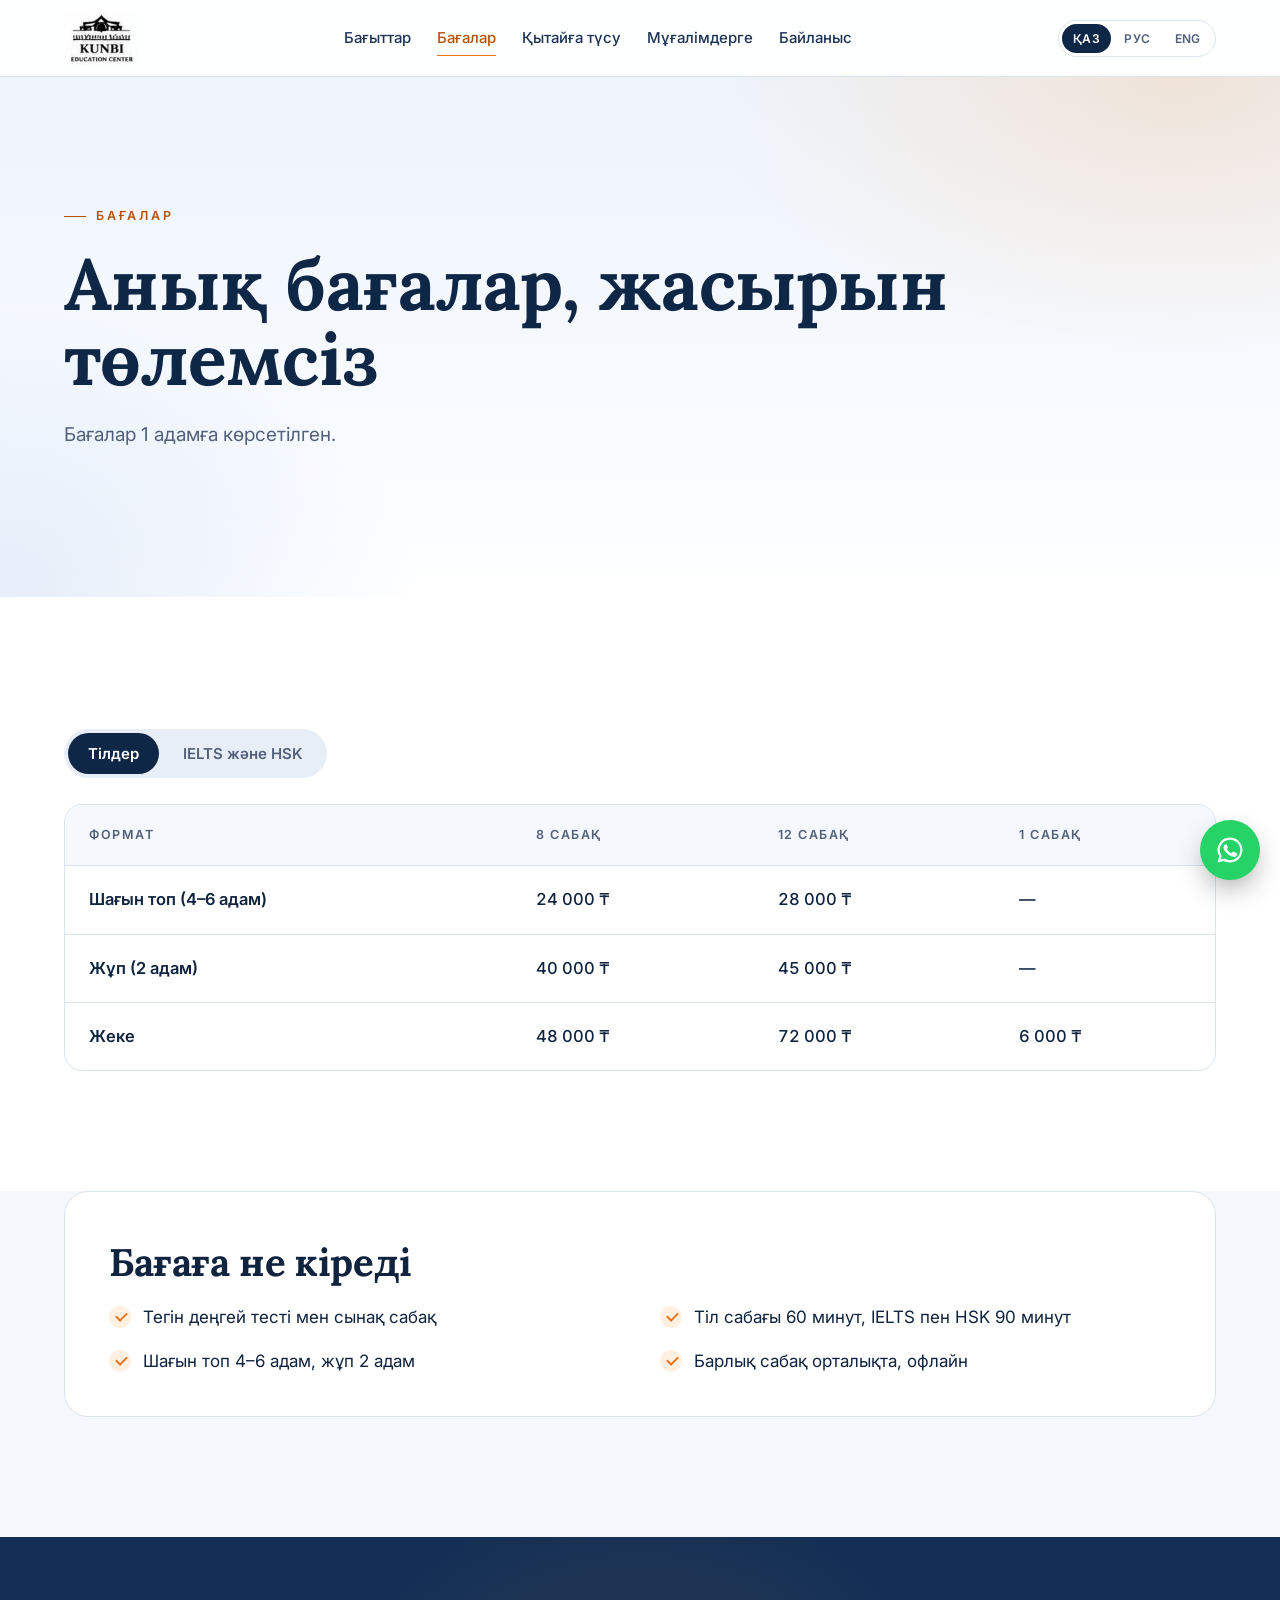
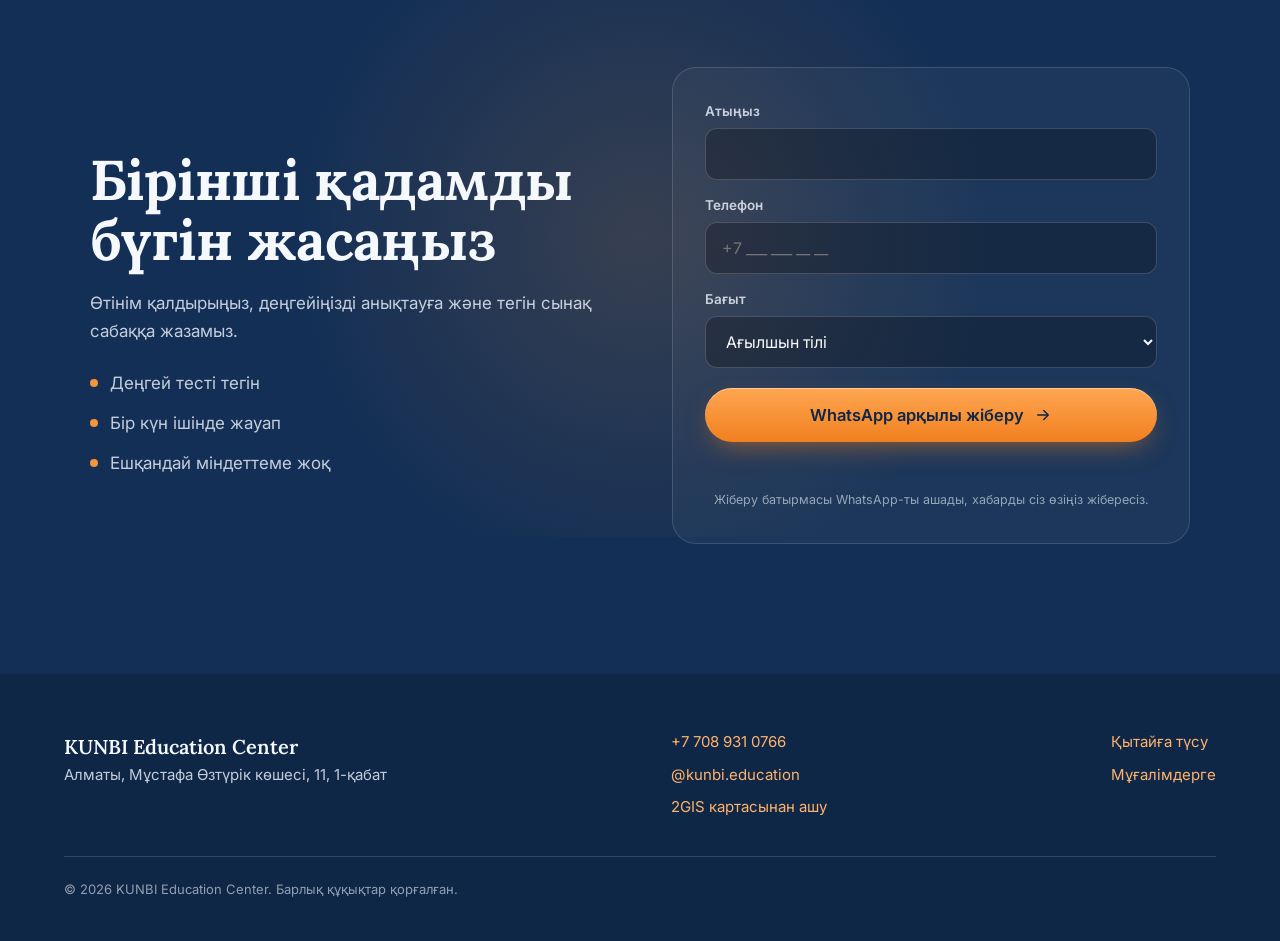
<file: prices.html>
<!doctype html>
<html lang="kk">
<head>
<meta charset="utf-8">
<meta name="viewport" content="width=device-width, initial-scale=1">
<title>Бағалар, KUNBI</title>
<meta name="description" content="KUNBI бағалары: шағын топ, жұп және жеке сабақтар. Бағалар 1 адамға. Алматы.">
<link rel="canonical" href="https://tlnurkhan.github.io/kunbi/prices.html">
<meta name="theme-color" content="#0f2747">
<meta property="og:type" content="website">
<meta property="og:site_name" content="KUNBI Education Center">
<meta property="og:title" content="Бағалар, KUNBI">
<meta property="og:description" content="Ағылшын, IELTS, қытай, HSK, қазақ, орыс тілдері, математика. Тегін сынақ сабақ.">
<meta property="og:url" content="https://tlnurkhan.github.io/kunbi/prices.html">
<meta property="og:image" content="https://tlnurkhan.github.io/kunbi/logo.png">
<meta property="og:locale" content="kk_KZ">
<link rel="icon" type="image/png" href="logo.png">
<link rel="apple-touch-icon" href="logo.png">
<link rel="preconnect" href="https://fonts.googleapis.com"><link rel="preconnect" href="https://fonts.gstatic.com" crossorigin><link href="https://fonts.googleapis.com/css2?family=Inter:wght@400;500;600;700&family=Lora:ital,wght@0,500;0,600;0,700;1,500;1,600&display=swap" rel="stylesheet">
<link rel="stylesheet" href="site.css">
</head>
<body>
<header><div class="container nav">
  <a href="index.html" aria-label="KUNBI Education Center"><img src="logo.png" alt="KUNBI Education Center" width="75" height="54"></a>
  <nav aria-label="Main"><a href="programs.html" data-i18n="navPrograms">Бағыттар</a><a aria-current="page" href="prices.html" data-i18n="navPrices">Бағалар</a><a href="china.html" data-i18n="navChina">Қытайға түсу</a><a href="teachers.html" data-i18n="navTeachers">Мұғалімдерге</a><a href="contact.html" data-i18n="navContact">Байланыс</a></nav>
  <button class="menu-btn" type="button" aria-expanded="false" data-i18n="navMenu">Мәзір</button>
  <div class="lang"><button data-lang="kk">ҚАЗ</button><button data-lang="ru">РУС</button><button data-lang="en">ENG</button></div>
</div></header>
<main id="top">
<section class="page-hero"><div class="container"><div class="eyebrow" data-i18n="priceEyebrow">Бағалар</div><h1 data-i18n="priceTitle">Анық бағалар, жасырын төлемсіз</h1><p class="subtitle" data-i18n="priceNote">Бағалар 1 адамға көрсетілген.</p></div></section>

<section class="block white" id="prices"><div class="container">
  
  <div class="tabs" role="tablist" style="margin-top:12px"></div>
  <div class="table-wrap"><table><thead><tr><th data-i18n="thFormat">Формат</th><th data-i18n="th8">8 сабақ</th><th data-i18n="th12">12 сабақ</th><th data-i18n="th1">1 сабақ</th></tr></thead><tbody id="priceRows"></tbody></table></div>
  
</div></section>


<section class="block" style="padding-top:0"><div class="container"><div class="band reveal" style="display:block">
  <h2 data-i18n="pinc_title">Бағаға не кіреді</h2><ul class="checks" style="margin-top:20px"><li data-i18n="pi1">Тегін деңгей тесті мен сынақ сабақ</li><li data-i18n="pi2">Тіл сабағы 60 минут, IELTS пен HSK 90 минут</li><li data-i18n="pi3">Шағын топ 4–6 адам, жұп 2 адам</li><li data-i18n="pi4">Барлық сабақ орталықта, офлайн</li></ul>
</div></div></section>
<section class="closing-cta" id="apply">
  <div class="cta-grid">
    <div class="cta-copy">
      <h2 data-i18n="closeTitle">Бірінші қадамды бүгін жасаңыз</h2>
      <p data-i18n="closeSub">Өтінім қалдырыңыз, деңгейіңізді анықтауға және тегін сынақ сабаққа жазамыз.</p>
      <ul class="cta-points"><li data-i18n="cp1">Деңгей тесті тегін</li><li data-i18n="cp2">Бір күн ішінде жауап</li><li data-i18n="cp3">Ешқандай міндеттеме жоқ</li></ul>
    </div>
    <form id="leadForm" novalidate>
      <div><label for="fName" data-i18n="fName">Атыңыз</label><input id="fName" required autocomplete="name"></div>
      <div><label for="fPhone" data-i18n="fPhone">Телефон</label><input id="fPhone" type="tel" required autocomplete="tel" inputmode="tel" placeholder="+7 ___ ___ __ __"></div>
      <div><label for="fProg" data-i18n="fProg">Бағыт</label><select id="fProg"></select></div>
      <button class="btn-primary" type="submit"><span data-i18n="fSend">WhatsApp арқылы жіберу</span><svg viewBox="0 0 24 24" fill="none" stroke="currentColor" stroke-width="2" stroke-linecap="round" stroke-linejoin="round"><path d="M5 12h14M13 6l6 6-6 6"/></svg></button>
      <div class="form-msg" id="formMsg" role="status"></div>
      <p class="form-legal" data-i18n="formLegal">Жіберу батырмасы WhatsApp-ты ашады, хабарды сіз өзіңіз жібересіз.</p>
    </form>
  </div>
</section>
</main>
<footer><div class="container">
  <div class="foot">
    <div><strong>KUNBI Education Center</strong><br><span data-i18n="addr">Алматы, Мұстафа Өзтүрік көшесі, 11, 1-қабат</span></div>
    <div class="foot-links"><a href="https://wa.me/77089310766" target="_blank" rel="noopener">+7 708 931 0766</a><a href="https://www.instagram.com/kunbi.education/" target="_blank" rel="noopener">@kunbi.education</a><a href="https://2gis.kz/almaty/firm/70000001110378743" target="_blank" rel="noopener" data-i18n="map">2GIS картасынан ашу</a></div>
    <div class="foot-links"><a href="china.html" data-i18n="navChina">Қытайға түсу</a><a href="teachers.html" data-i18n="navTeachers">Мұғалімдерге</a></div>
  </div>
  <div class="copy">© 2026 KUNBI Education Center. <span data-i18n="rights">Барлық құқықтар қорғалған.</span></div>
</div></footer>
<a class="wa-float" href="https://wa.me/77089310766" target="_blank" rel="noopener" data-i18n-aria="waAria"><svg viewBox="0 0 24 24" aria-hidden="true"><path d="M12 2a10 10 0 0 0-8.6 15.1L2 22l5-1.3A10 10 0 1 0 12 2zm0 18.2a8.2 8.2 0 0 1-4.2-1.2l-.3-.2-3 .8.8-2.9-.2-.3A8.2 8.2 0 1 1 12 20.2zm4.5-6.1c-.2-.1-1.5-.7-1.7-.8s-.4-.1-.6.1-.7.8-.8 1-.3.2-.5.1a6.7 6.7 0 0 1-3.3-2.9c-.3-.4.2-.4.7-1.4.1-.2 0-.3 0-.5l-.8-1.8c-.2-.5-.4-.4-.6-.4h-.5a1 1 0 0 0-.7.3 3 3 0 0 0-.9 2.2 5.2 5.2 0 0 0 1.1 2.8 11.9 11.9 0 0 0 4.6 4c1.7.7 2.4.8 3.2.7a2.8 2.8 0 0 0 1.8-1.3 2.3 2.3 0 0 0 .2-1.3c-.1-.1-.3-.2-.5-.3z"/></svg></a>
<script>
const WHATSAPP_NUMBER = "77089310766";
const T = {"kk":{"navMenu":"Мәзір","navPrograms":"Бағыттар","navPrices":"Бағалар","navChina":"Қытайға түсу","navTeachers":"Мұғалімдерге","navContact":"Байланыс","addr":"Алматы, Мұстафа Өзтүрік көшесі, 11, 1-қабат","map":"2GIS картасынан ашу","rights":"Барлық құқықтар қорғалған.","waAria":"WhatsApp-қа жазу","heroEyebrow":"Алматы · Тіл орталығы","heroTitle":"Тілді үйреніп, келесі қадамыңа сеніммен бар","heroSub":"Ағылшын, қытай, қазақ, орыс тілдері, IELTS пен HSK, математика және Қытайға түсуге сүйемелдеу. Шағын топта, жұпта немесе жеке, тек офлайн.","ctaPrices":"Бағаларды көру","heroNote":"Жауапты WhatsApp арқылы бір күн ішінде береміз","panelBadge":"Тегін деңгей тесті","panelTitle":"Бағыттар","c1t":"Ағылшын тілі","pf1":"60 мин","c2t":"IELTS дайындығы","pf2":"90 мин","c3t":"Қытай тілі және HSK","pf3":"60–90 мин","c4t":"Қазақ және орыс тілдері","pf4":"60 мин","c5t":"Математика","pf5":"60 мин","tr1":"4–6 адам","tr1d":"шағын топта","tr2":"0 ₸","tr2d":"деңгей тесті мен сынақ сабақ","tr3":"60–90 мин","tr3d":"бір сабақтың ұзақтығы","tr4":"Офлайн","tr4d":"Алматыдағы орталықта","progEyebrow":"Бағыттар","progTitle":"Мақсатыңызға сай бағыт","progLead":"Алдымен деңгейіңізді тегін анықтаймыз, содан кейін сізге лайық топ пен кестені ұсынамыз.","c1d":"Балалар мен ересектерге арналған сөйлеу, тыңдау және грамматика.","tagGroups":"Топ · Жұп · Жеке","tagKids":"Балалар мен ересектер","c2d":"Шетелде оқуға және грантқа дайындық: барлық бөлім бойынша жаттығу.","tagExam":"Емтиханға дайындық","c3d":"Нөлден бастап HSK емтиханына дейін.","tagZero":"Нөлден бастап","c4d":"Күнделікті өмір, оқу және жұмыс үшін сөйлеу дағдысы.","c5d":"Мектеп бағдарламасы бойынша түсінікті әрі жүйелі сабақтар.","tagSchool":"Мектеп бағдарламасы","whyEyebrow":"Неге KUNBI","whyTitle":"Нәтиже жүйеден басталады","y1t":"Шағын топтар","y1d":"Топта 4–6 адам ғана, сондықтан мұғалім әр оқушыны естиді.","y2t":"Тегін деңгей тесті","y2d":"Бастамас бұрын деңгейіңізді анықтап, дұрыс топқа қосамыз.","y3t":"Мақсатқа жоспар","y3d":"IELTS, HSK, мектеп немесе сөйлеу: әр мақсатқа өз жоспары бар.","y4t":"Қытайға бір жолмен","y4d":"Тіл дайындығы мен түсу құжаттары бір орталықта.","howEyebrow":"Қалай басталады","howTitle":"Төрт қадам, бір апта","h1t":"Өтінім","h1d":"Форманы толтырасыз немесе WhatsApp-қа жазасыз.","h2t":"Деңгей тесті","h2d":"Орталықта тегін тест өтіп, мақсатыңызды талқылаймыз.","h3t":"Топ пен кесте","h3d":"Деңгейіңізге сай топ пен ыңғайлы уақытты таңдаймыз.","h4t":"Алғашқы сабақ","h4d":"Сабақ басталады, прогресті бірге бақылаймыз.","priceEyebrow":"Бағалар","priceTitle":"Анық бағалар, жасырын төлемсіз","thFormat":"Формат","th8":"8 сабақ","th12":"12 сабақ","th1":"1 сабақ","priceNote":"Бағалар 1 адамға көрсетілген.","chinaEyebrow":"Қытайға түсу","chinaTitle":"Қытайға оқуға түсуге толық сүйемелдеу","chinaLead":"Тіл дайындығынан бастап құжат тапсыруға дейін бір жолмен жүреміз. Шешімді университет қабылдайды, ал дайындықты біз бірге жасаймыз.","faqEyebrow":"Сұрақтар","faqTitle":"Жиі қойылатын сұрақтар","q1":"Сынақ сабақ шынымен тегін бе?","a1":"Иә. Деңгей тесті мен сынақ сабақ тегін, ешқандай міндеттеме жоқ.","q2":"Топта неше адам болады?","a2":"Шағын топта 4–6 адам, жұпта 2 адам. Жеке сабақ та бар.","q3":"Онлайн сабақ бар ма?","a3":"Жоқ. Барлық сабақ Алматыдағы орталықта, офлайн өтеді.","q4":"Бір сабақ қанша уақыт?","a4":"Тіл сабағы 60 минут, IELTS пен HSK 90 минут.","q5":"Бағалар кімге көрсетілген?","a5":"Барлық баға 1 адамға көрсетілген. Толық прайсты жоғарыдағы кестеден көресіз.","closeTitle":"Бірінші қадамды бүгін жасаңыз","closeSub":"Өтінім қалдырыңыз, деңгейіңізді анықтауға және тегін сынақ сабаққа жазамыз.","cp1":"Деңгей тесті тегін","cp2":"Бір күн ішінде жауап","cp3":"Ешқандай міндеттеме жоқ","formLegal":"Жіберу батырмасы WhatsApp-ты ашады, хабарды сіз өзіңіз жібересіз.","mapEyebrow":"Мекенжай","mapTitle":"Бізді табу оңай","lblAddr":"Мекенжай","lblWa":"WhatsApp","lblIg":"Instagram","cta":"Тегін сынақ сабаққа жазылу","fName":"Атыңыз","fPhone":"Телефон","fProg":"Бағыт","fSend":"WhatsApp арқылы жіберу","chinaMore":"Толығырақ","tLang":"Тілдер","tExam":"IELTS және HSK","fmtSmall":"Шағын топ (4–6 адам)","fmtPair":"Жұп (2 адам)","fmtSolo":"Жеке","fmtVip":"VIP жеке","tba":"Нақтыланады","msgNoNumber":"WhatsApp нөмірі әлі қосылмаған.","wa":"Сәлеметсіз бе! Сынақ сабаққа жазылғым келеді.","waName":"Аты","waPhone":"Телефон","waProg":"Бағыт","more":"Толығырақ","allPrograms":"Барлық бағыттарды көру","pt_eyebrow":"Бағалар","pt_title":"Сабақ пакеттері 24 000 ₸-ден","pt_sub":"Шағын топта 8 сабақ 24 000 ₸. Толық прайста барлық формат пен пакет бар.","pt_btn":"Толық прайс","ps1":"24 000 ₸","ps1d":"шағын топ, 8 сабақ","ps2":"40 000 ₸","ps2d":"жұп, 8 сабақ","ps3":"6 000 ₸","ps3d":"жеке, 1 сабақ","tt_eyebrow":"Мұғалімдерге","tt_title":"Тіл мұғалімісіз бе?","tt_sub":"Дайын кабинет, студенттерді біз тартамыз, кестені бірге құрамыз.","tt_btn":"Командаға қосылу","who":"Кімге","fmt":"Формат","dur":"Сабақ ұзақтығы","from":"Бағасы","learn":"Сабақта не бар","priceTba":"Нақтыланады","fmtAll":"Шағын топ · Жұп · Жеке","w1":"Балалар мен ересектер, кез келген деңгей","w2":"Шетелде оқуға, грантқа немесе жұмысқа IELTS керек адамдар","w3":"Нөлден бастайтындар, HSK тапсыратындар және Қытайға түсетіндер","w4":"Күнделікті өмірде, оқуда және жұмыста сөйлегісі келетіндер","w5":"Мектеп оқушылары","d1":"60 минут","d2":"90 минут","d3":"60 минут, HSK дайындығы 90 минут","d4":"60 минут","d5":"60 минут","f1":"8 сабақ 24 000 ₸-ден","f2":"8 сабақ 48 000 ₸-ден","f3":"8 сабақ 24 000 ₸-ден, HSK 48 000 ₸-ден","f4":"8 сабақ 24 000 ₸-ден","l1a":"Сөйлеу практикасы әр сабақта","l1b":"Тыңдау және түсіну","l1c":"Грамматика мен сөздік қор","l1d":"Деңгейге сай бағдарлама","l2a":"Төрт бөлім: Listening, Reading, Writing, Speaking","l2b":"Емтихан форматындағы тапсырмалар","l2c":"Writing пен Speaking бойынша кері байланыс","l2d":"Мақсатты балға жеке жоспар","l3a":"Пиньинь, тондар және иероглифтер","l3b":"Сөйлеу мен тыңдау","l3c":"HSK деңгейлеріне дайындық","l3d":"Қытайда оқуға тілдік негіз","l4a":"Күнделікті сөйлеу","l4b":"Оқу мен жұмыс тілі","l4c":"Грамматика","l4d":"Сенімді сөйлеу дағдысы","l5a":"Мектеп бағдарламасының тақырыптары","l5b":"Түсінбеген тақырыпты қайталау","l5c":"Есеп шығару дағдысы","l5d":"Бақылау жұмыстарына дайындық","pinc_title":"Бағаға не кіреді","pi1":"Тегін деңгей тесті мен сынақ сабақ","pi2":"Тіл сабағы 60 минут, IELTS пен HSK 90 минут","pi3":"Шағын топ 4–6 адам, жұп 2 адам","pi4":"Барлық сабақ орталықта, офлайн","progNav":"Бағытты таңдаңыз"},"ru":{"navMenu":"Меню","navPrograms":"Направления","navPrices":"Цены","navChina":"Поступление в Китай","navTeachers":"Преподавателям","navContact":"Контакты","addr":"Алматы, улица Мустафы Озтюрка, 11, 1 этаж","map":"Открыть на карте 2GIS","rights":"Все права защищены.","waAria":"Написать в WhatsApp","heroEyebrow":"Алматы · Языковой центр","heroTitle":"Выучите язык и уверенно сделайте следующий шаг","heroSub":"Английский, китайский, казахский, русский, IELTS и HSK, математика и сопровождение при поступлении в Китай. В мини-группе, паре или индивидуально, только офлайн.","ctaPrices":"Смотреть цены","heroNote":"Ответим в WhatsApp в течение дня","panelBadge":"Бесплатный тест уровня","panelTitle":"Направления","c1t":"Английский язык","pf1":"60 мин","c2t":"Подготовка к IELTS","pf2":"90 мин","c3t":"Китайский язык и HSK","pf3":"60–90 мин","c4t":"Казахский и русский языки","pf4":"60 мин","c5t":"Математика","pf5":"60 мин","tr1":"4–6 человек","tr1d":"в мини-группе","tr2":"0 ₸","tr2d":"тест уровня и пробный урок","tr3":"60–90 мин","tr3d":"длительность занятия","tr4":"Офлайн","tr4d":"в центре в Алматы","progEyebrow":"Направления","progTitle":"Направление под вашу цель","progLead":"Сначала бесплатно определим уровень, затем подберём подходящую группу и расписание.","c1d":"Разговорная речь, аудирование и грамматика для детей и взрослых.","tagGroups":"Группа · Пара · Индивидуально","tagKids":"Дети и взрослые","c2d":"Подготовка к учёбе за рубежом и грантам: практика по всем разделам.","tagExam":"Подготовка к экзамену","c3d":"От нуля до экзамена HSK.","tagZero":"С нуля","c4d":"Разговорные навыки для жизни, учёбы и работы.","c5d":"Понятные и системные занятия по школьной программе.","tagSchool":"Школьная программа","whyEyebrow":"Почему KUNBI","whyTitle":"Результат начинается с системы","y1t":"Мини-группы","y1d":"Всего 4–6 человек, поэтому преподаватель слышит каждого.","y2t":"Бесплатный тест уровня","y2d":"До старта определим уровень и подберём правильную группу.","y3t":"План под цель","y3d":"IELTS, HSK, школа или разговорная речь: у каждой цели свой план.","y4t":"Китай в одном месте","y4d":"Языковая подготовка и документы для поступления в одном центре.","howEyebrow":"Как начать","howTitle":"Четыре шага, одна неделя","h1t":"Заявка","h1d":"Заполняете форму или пишете в WhatsApp.","h2t":"Тест уровня","h2d":"Бесплатный тест в центре и разговор о вашей цели.","h3t":"Группа и расписание","h3d":"Подбираем группу по уровню и удобное время.","h4t":"Первое занятие","h4d":"Начинаем учиться и вместе следим за прогрессом.","priceEyebrow":"Цены","priceTitle":"Понятные цены без скрытых платежей","thFormat":"Формат","th8":"8 занятий","th12":"12 занятий","th1":"1 занятие","priceNote":"Цены указаны за 1 человека.","chinaEyebrow":"Поступление в Китай","chinaTitle":"Полное сопровождение при поступлении в Китай","chinaLead":"От языковой подготовки до подачи документов проходим путь вместе. Решение принимает университет, а подготовку мы делаем вместе с вами.","faqEyebrow":"Вопросы","faqTitle":"Частые вопросы","q1":"Пробный урок правда бесплатный?","a1":"Да. Тест уровня и пробный урок бесплатные, без обязательств.","q2":"Сколько человек в группе?","a2":"В мини-группе 4–6 человек, в паре 2. Есть и индивидуальные занятия.","q3":"Есть ли онлайн-занятия?","a3":"Нет. Все занятия проходят офлайн, в нашем центре в Алматы.","q4":"Сколько длится занятие?","a4":"Языковое занятие 60 минут, IELTS и HSK 90 минут.","q5":"Цены указаны за кого?","a5":"Все цены указаны за 1 человека. Полный прайс в таблице выше.","closeTitle":"Сделайте первый шаг сегодня","closeSub":"Оставьте заявку, и мы запишем вас на тест уровня и бесплатный пробный урок.","cp1":"Тест уровня бесплатно","cp2":"Ответ в течение дня","cp3":"Без обязательств","formLegal":"Кнопка откроет WhatsApp, сообщение отправляете вы сами.","mapEyebrow":"Адрес","mapTitle":"Нас легко найти","lblAddr":"Адрес","lblWa":"WhatsApp","lblIg":"Instagram","cta":"Записаться на бесплатный урок","fName":"Ваше имя","fPhone":"Телефон","fProg":"Направление","fSend":"Отправить в WhatsApp","chinaMore":"Подробнее","tLang":"Языки","tExam":"IELTS и HSK","fmtSmall":"Мини-группа (4–6 человек)","fmtPair":"Пара (2 человека)","fmtSolo":"Индивидуально","fmtVip":"VIP индивидуально","tba":"Уточняется","msgNoNumber":"Номер WhatsApp ещё не добавлен.","wa":"Здравствуйте! Хочу записаться на пробный урок.","waName":"Имя","waPhone":"Телефон","waProg":"Направление","more":"Подробнее","allPrograms":"Все направления","pt_eyebrow":"Цены","pt_title":"Пакеты занятий от 24 000 ₸","pt_sub":"8 занятий в мини-группе стоят 24 000 ₸. В полном прайсе все форматы и пакеты.","pt_btn":"Полный прайс","ps1":"24 000 ₸","ps1d":"мини-группа, 8 занятий","ps2":"40 000 ₸","ps2d":"пара, 8 занятий","ps3":"6 000 ₸","ps3d":"индивидуально, 1 занятие","tt_eyebrow":"Преподавателям","tt_title":"Вы преподаватель языка?","tt_sub":"Готовый кабинет, учеников привлекаем мы, расписание составляем вместе.","tt_btn":"Присоединиться к команде","who":"Для кого","fmt":"Формат","dur":"Длительность","from":"Цена","learn":"Что на занятиях","priceTba":"Уточняется","fmtAll":"Мини-группа · Пара · Индивидуально","w1":"Дети и взрослые, любой уровень","w2":"Тем, кому IELTS нужен для учёбы за рубежом, гранта или работы","w3":"Тем, кто начинает с нуля, сдаёт HSK или поступает в Китай","w4":"Тем, кто хочет говорить в жизни, учёбе и работе","w5":"Школьники","d1":"60 минут","d2":"90 минут","d3":"60 минут, подготовка к HSK 90 минут","d4":"60 минут","d5":"60 минут","f1":"8 занятий от 24 000 ₸","f2":"8 занятий от 48 000 ₸","f3":"8 занятий от 24 000 ₸, HSK от 48 000 ₸","f4":"8 занятий от 24 000 ₸","l1a":"Разговорная практика на каждом занятии","l1b":"Аудирование и понимание","l1c":"Грамматика и словарный запас","l1d":"Программа по уровню","l2a":"Четыре раздела: Listening, Reading, Writing, Speaking","l2b":"Задания в формате экзамена","l2c":"Обратная связь по Writing и Speaking","l2d":"Личный план на целевой балл","l3a":"Пиньинь, тоны и иероглифы","l3b":"Говорение и аудирование","l3c":"Подготовка к уровням HSK","l3d":"Языковая база для учёбы в Китае","l4a":"Разговорная речь","l4b":"Язык для учёбы и работы","l4c":"Грамматика","l4d":"Уверенная речь","l5a":"Темы школьной программы","l5b":"Повторение непонятных тем","l5c":"Навык решения задач","l5d":"Подготовка к контрольным","pinc_title":"Что входит в цену","pi1":"Бесплатный тест уровня и пробный урок","pi2":"Языковое занятие 60 минут, IELTS и HSK 90 минут","pi3":"Мини-группа 4–6 человек, пара 2","pi4":"Все занятия в центре, офлайн","progNav":"Выберите направление"},"en":{"navMenu":"Menu","navPrograms":"Programs","navPrices":"Prices","navChina":"Study in China","navTeachers":"For teachers","navContact":"Contact","addr":"11 Mustafa Ozturk Street, 1st floor, Almaty","map":"Open in 2GIS","rights":"All rights reserved.","waAria":"Message us on WhatsApp","heroEyebrow":"Almaty · Language center","heroTitle":"Learn a language and take your next step with confidence","heroSub":"English, Chinese, Kazakh, Russian, IELTS and HSK, mathematics, and support for admission to China. Small groups, pairs or one-to-one, in person only.","ctaPrices":"See prices","heroNote":"We reply on WhatsApp within a day","panelBadge":"Free level check","panelTitle":"Programs","c1t":"English","pf1":"60 min","c2t":"IELTS preparation","pf2":"90 min","c3t":"Chinese and HSK","pf3":"60–90 min","c4t":"Kazakh and Russian","pf4":"60 min","c5t":"Mathematics","pf5":"60 min","tr1":"4–6 students","tr1d":"per small group","tr2":"0 ₸","tr2d":"level check and trial lesson","tr3":"60–90 min","tr3d":"per lesson","tr4":"In person","tr4d":"at our Almaty center","progEyebrow":"Programs","progTitle":"A program for your goal","progLead":"We start with a free level check, then suggest the right group and schedule.","c1d":"Speaking, listening and grammar for children and adults.","tagGroups":"Group · Pair · One-to-one","tagKids":"Children and adults","c2d":"Prepare for study abroad and scholarships, with practice in every section.","tagExam":"Exam preparation","c3d":"From beginner to the HSK exam.","tagZero":"From zero","c4d":"Speaking skills for daily life, study and work.","c5d":"Clear, structured lessons that follow the school curriculum.","tagSchool":"School curriculum","whyEyebrow":"Why KUNBI","whyTitle":"Results start with a system","y1t":"Small groups","y1d":"Only 4–6 students, so the teacher hears everyone.","y2t":"Free level check","y2d":"We check your level first and place you in the right group.","y3t":"A plan for your goal","y3d":"IELTS, HSK, school or speaking: every goal has its own plan.","y4t":"China in one place","y4d":"Language preparation and admission documents in one center.","howEyebrow":"How to start","howTitle":"Four steps, one week","h1t":"Request","h1d":"Fill in the form or message us on WhatsApp.","h2t":"Level check","h2d":"A free test at the center and a talk about your goal.","h3t":"Group and schedule","h3d":"We match a group to your level and a time that suits you.","h4t":"First lesson","h4d":"You start learning and we track progress together.","priceEyebrow":"Prices","priceTitle":"Clear prices, no hidden fees","thFormat":"Format","th8":"8 lessons","th12":"12 lessons","th1":"1 lesson","priceNote":"Prices are per person.","chinaEyebrow":"Study in China","chinaTitle":"Full support for admission to China","chinaLead":"From language preparation to submitting documents, we walk the path with you. The university makes the decision; we prepare together.","faqEyebrow":"Questions","faqTitle":"Frequently asked questions","q1":"Is the trial lesson really free?","a1":"Yes. The level check and trial lesson are free, with no obligation.","q2":"How many students are in a group?","a2":"4–6 in a small group, 2 in a pair. One-to-one lessons are also available.","q3":"Do you teach online?","a3":"No. All lessons take place in person at our center in Almaty.","q4":"How long is a lesson?","a4":"Language lessons are 60 minutes; IELTS and HSK are 90 minutes.","q5":"Who are the prices for?","a5":"All prices are per person. The full price list is in the table above.","closeTitle":"Take the first step today","closeSub":"Leave a request and we will book your level check and free trial lesson.","cp1":"Free level check","cp2":"Reply within a day","cp3":"No obligation","formLegal":"The button opens WhatsApp; you send the message yourself.","mapEyebrow":"Address","mapTitle":"Easy to find","lblAddr":"Address","lblWa":"WhatsApp","lblIg":"Instagram","cta":"Book a free trial lesson","fName":"Your name","fPhone":"Phone","fProg":"Program","fSend":"Send via WhatsApp","chinaMore":"Learn more","tLang":"Languages","tExam":"IELTS and HSK","fmtSmall":"Small group (4–6 students)","fmtPair":"Pair (2 students)","fmtSolo":"One-to-one","fmtVip":"VIP one-to-one","tba":"To be confirmed","msgNoNumber":"The WhatsApp number has not been added yet.","wa":"Hello! I would like to book a trial lesson.","waName":"Name","waPhone":"Phone","waProg":"Program","more":"Learn more","allPrograms":"See all programs","pt_eyebrow":"Prices","pt_title":"Lesson packages from 24 000 ₸","pt_sub":"8 small-group lessons cost 24 000 ₸. The full price list has every format and package.","pt_btn":"Full price list","ps1":"24 000 ₸","ps1d":"small group, 8 lessons","ps2":"40 000 ₸","ps2d":"pair, 8 lessons","ps3":"6 000 ₸","ps3d":"one-to-one, 1 lesson","tt_eyebrow":"For teachers","tt_title":"Are you a language teacher?","tt_sub":"A ready classroom, we bring the students, and we plan the schedule together.","tt_btn":"Join the team","who":"Who it's for","fmt":"Format","dur":"Lesson length","from":"Price","learn":"What you do in class","priceTba":"To be confirmed","fmtAll":"Small group · Pair · One-to-one","w1":"Children and adults, any level","w2":"Anyone who needs IELTS for study abroad, scholarships or work","w3":"Beginners, HSK candidates and future students in China","w4":"Anyone who wants to speak in daily life, study and work","w5":"School students","d1":"60 minutes","d2":"90 minutes","d3":"60 minutes, HSK preparation 90 minutes","d4":"60 minutes","d5":"60 minutes","f1":"8 lessons from 24 000 ₸","f2":"8 lessons from 48 000 ₸","f3":"8 lessons from 24 000 ₸, HSK from 48 000 ₸","f4":"8 lessons from 24 000 ₸","l1a":"Speaking practice in every lesson","l1b":"Listening and understanding","l1c":"Grammar and vocabulary","l1d":"A program matched to your level","l2a":"All four sections: Listening, Reading, Writing, Speaking","l2b":"Exam-format tasks","l2c":"Feedback on Writing and Speaking","l2d":"A personal plan for your target score","l3a":"Pinyin, tones and characters","l3b":"Speaking and listening","l3c":"Preparation for HSK levels","l3d":"A language base for studying in China","l4a":"Everyday speaking","l4b":"Language for study and work","l4c":"Grammar","l4d":"Confident speaking","l5a":"School curriculum topics","l5b":"Revisiting topics you missed","l5c":"Problem-solving skills","l5d":"Preparation for tests","pinc_title":"What the price includes","pi1":"Free level check and trial lesson","pi2":"Language lessons 60 minutes, IELTS and HSK 90 minutes","pi3":"Small group 4–6 students, pair 2","pi4":"All lessons at the center, in person","progNav":"Choose a program"}};
const PRICES = {"tLang":[["fmtSmall","24 000 ₸","28 000 ₸","—"],["fmtPair","40 000 ₸","45 000 ₸","—"],["fmtSolo","48 000 ₸","72 000 ₸","6 000 ₸"]],"tExam":[["fmtSmall","48 000 ₸","72 000 ₸","—"],["fmtPair","64 000 ₸","96 000 ₸","—"],["fmtVip","80 000 ₸","120 000 ₸","10 000 ₸"]]};
const PROGRAMS = ["c1t","c2t","c3t","c4t","c5t"];
const TITLES={"kk":"Бағалар, KUNBI","ru":"Цены, KUNBI","en":"Prices, KUNBI"};
let lang="kk",tab="tLang";

function save(l){try{localStorage.setItem("kunbi-lang",l)}catch(e){}}
function load(){try{return localStorage.getItem("kunbi-lang")}catch(e){return null}}
function applyI18n(l){
  document.documentElement.lang=l;
  document.querySelectorAll("[data-i18n]").forEach(e=>{const v=T[l][e.dataset.i18n];if(v!=null)e.textContent=v});
  document.querySelectorAll("[data-i18n-aria]").forEach(e=>e.setAttribute("aria-label",T[l][e.dataset.i18nAria]));
  document.querySelectorAll(".lang button").forEach(b=>b.setAttribute("aria-pressed",b.dataset.lang===l));
}
(function(){const b=document.querySelector(".menu-btn"),n=document.querySelector(".nav nav");
b.onclick=()=>{const o=n.classList.toggle("open");b.setAttribute("aria-expanded",o)};
n.querySelectorAll("a").forEach(a=>a.addEventListener("click",()=>{n.classList.remove("open");b.setAttribute("aria-expanded",false)}));})();
(function(){const els=document.querySelectorAll(".reveal");if(!("IntersectionObserver" in window)){els.forEach(e=>e.classList.add("in"));return}
const io=new IntersectionObserver(es=>es.forEach(e=>{if(e.isIntersecting){e.target.classList.add("in");io.unobserve(e.target)}}),{rootMargin:"0px 0px -8% 0px"});els.forEach(e=>io.observe(e));})();

function renderPrices(){
  const t=T[lang],tabs=document.querySelector(".tabs");if(!tabs)return;tabs.innerHTML="";
  Object.keys(PRICES).forEach(k=>{const b=document.createElement("button");b.type="button";b.setAttribute("role","tab");b.setAttribute("aria-selected",k===tab);b.textContent=t[k];b.onclick=()=>{tab=k;renderPrices()};tabs.appendChild(b)});
  const body=document.getElementById("priceRows");body.innerHTML="";
  PRICES[tab].forEach(r=>{const tr=document.createElement("tr");r.forEach((c,i)=>{const td=document.createElement("td");td.textContent=i===0?t[c]:(c==="tba"?t.tba:c);tr.appendChild(td)});body.appendChild(tr)});
}
function setLang(l){
  lang=l;save(l);applyI18n(l);document.title=TITLES[l];
  const s=document.getElementById("fProg");if(s){const v=s.selectedIndex;s.innerHTML="";PROGRAMS.forEach(k=>{const o=document.createElement("option");o.textContent=T[l][k];s.appendChild(o)});s.selectedIndex=Math.max(v,0);document.getElementById("formMsg").textContent=""}renderPrices();
}
document.querySelectorAll(".lang button").forEach(b=>b.onclick=()=>setLang(b.dataset.lang));
document.getElementById("leadForm")&&document.getElementById("leadForm").addEventListener("submit",e=>{
  e.preventDefault();const t=T[lang],n=fName.value.trim(),p=fPhone.value.trim(),m=document.getElementById("formMsg");
  if(!n||p.replace(/\D/g,"").length<10){m.textContent=lang==="kk"?"Атыңыз бен телефон нөміріңізді толық жазыңыз.":lang==="ru"?"Укажите имя и полный номер телефона.":"Please enter your name and full phone number.";return}
  m.textContent="";
  const msg=t.wa+"\n"+t.waName+": "+n+"\n"+t.waPhone+": "+p+"\n"+t.waProg+": "+fProg.value;
  window.open("https://wa.me/"+WHATSAPP_NUMBER+"?text="+encodeURIComponent(msg),"_blank","noopener");
});
const saved=load();setLang(T[saved]?saved:"kk");
</script>
</body>
</html>
</file>
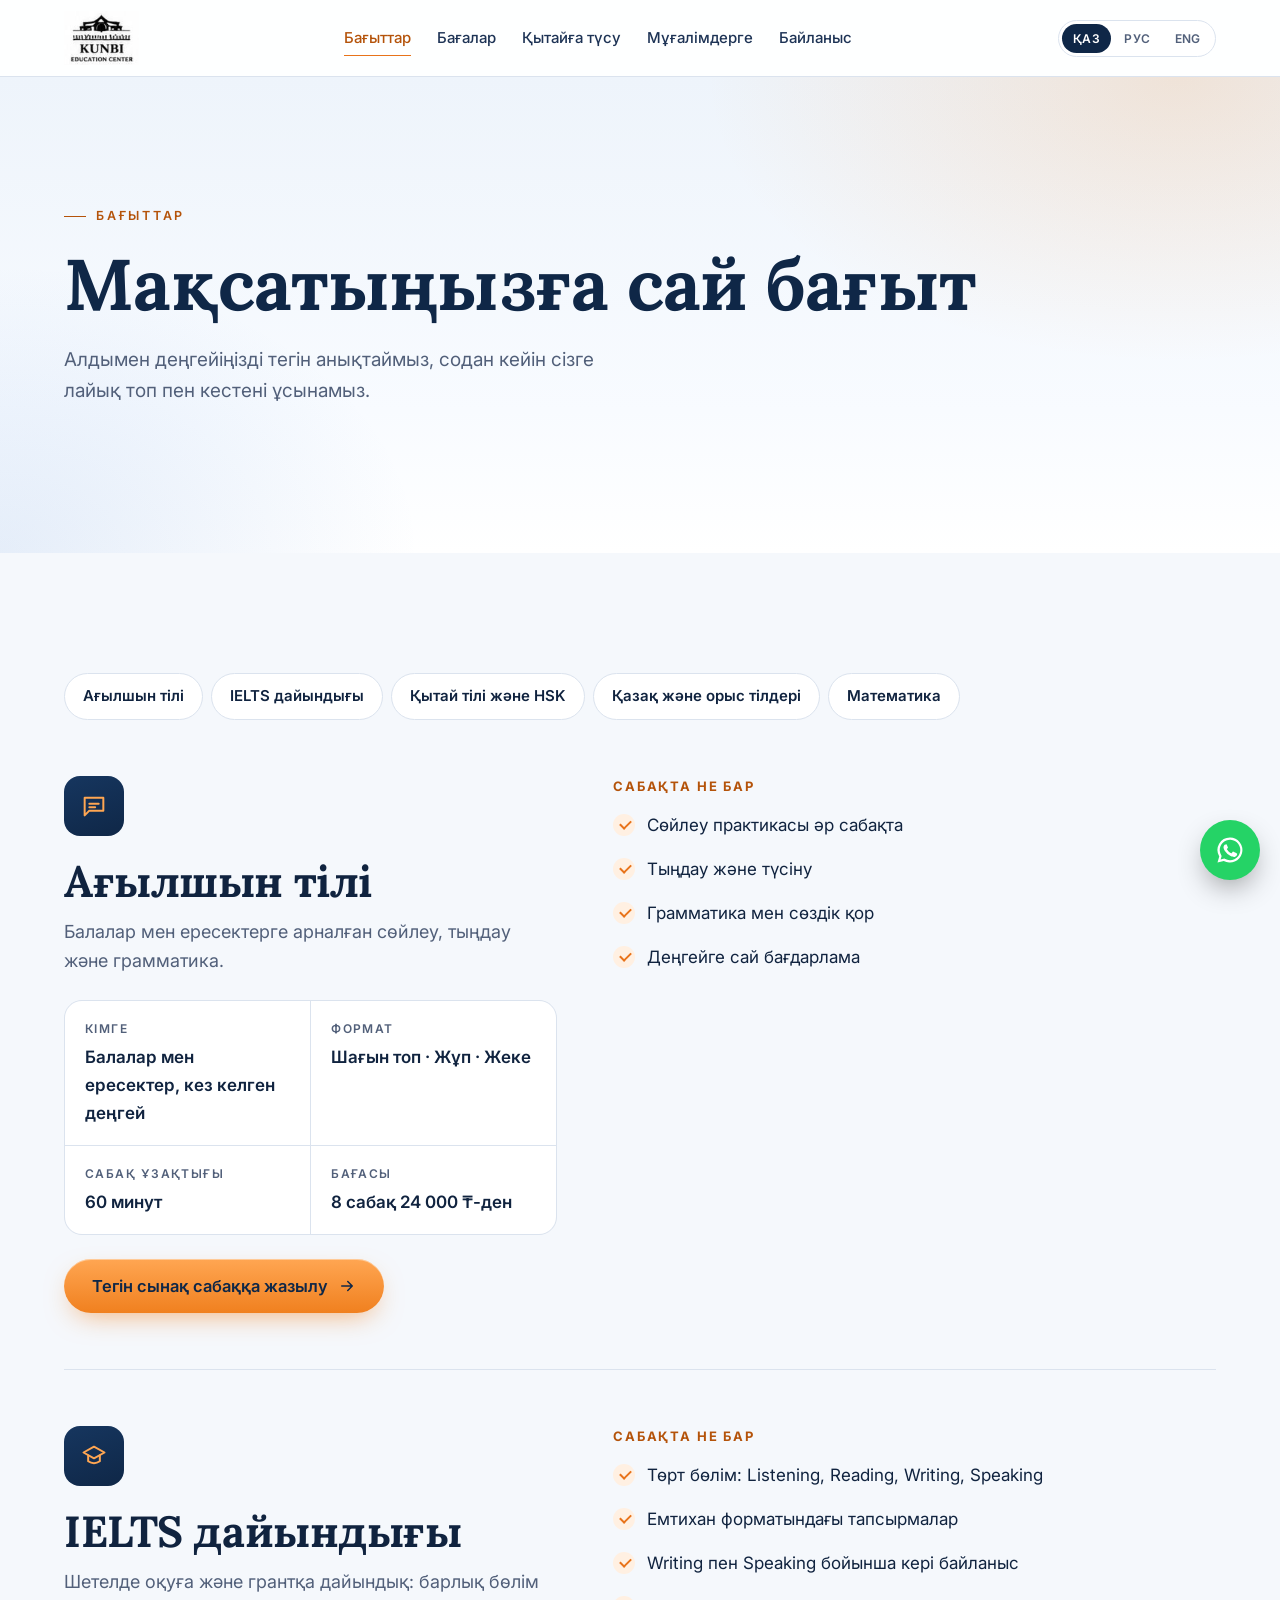
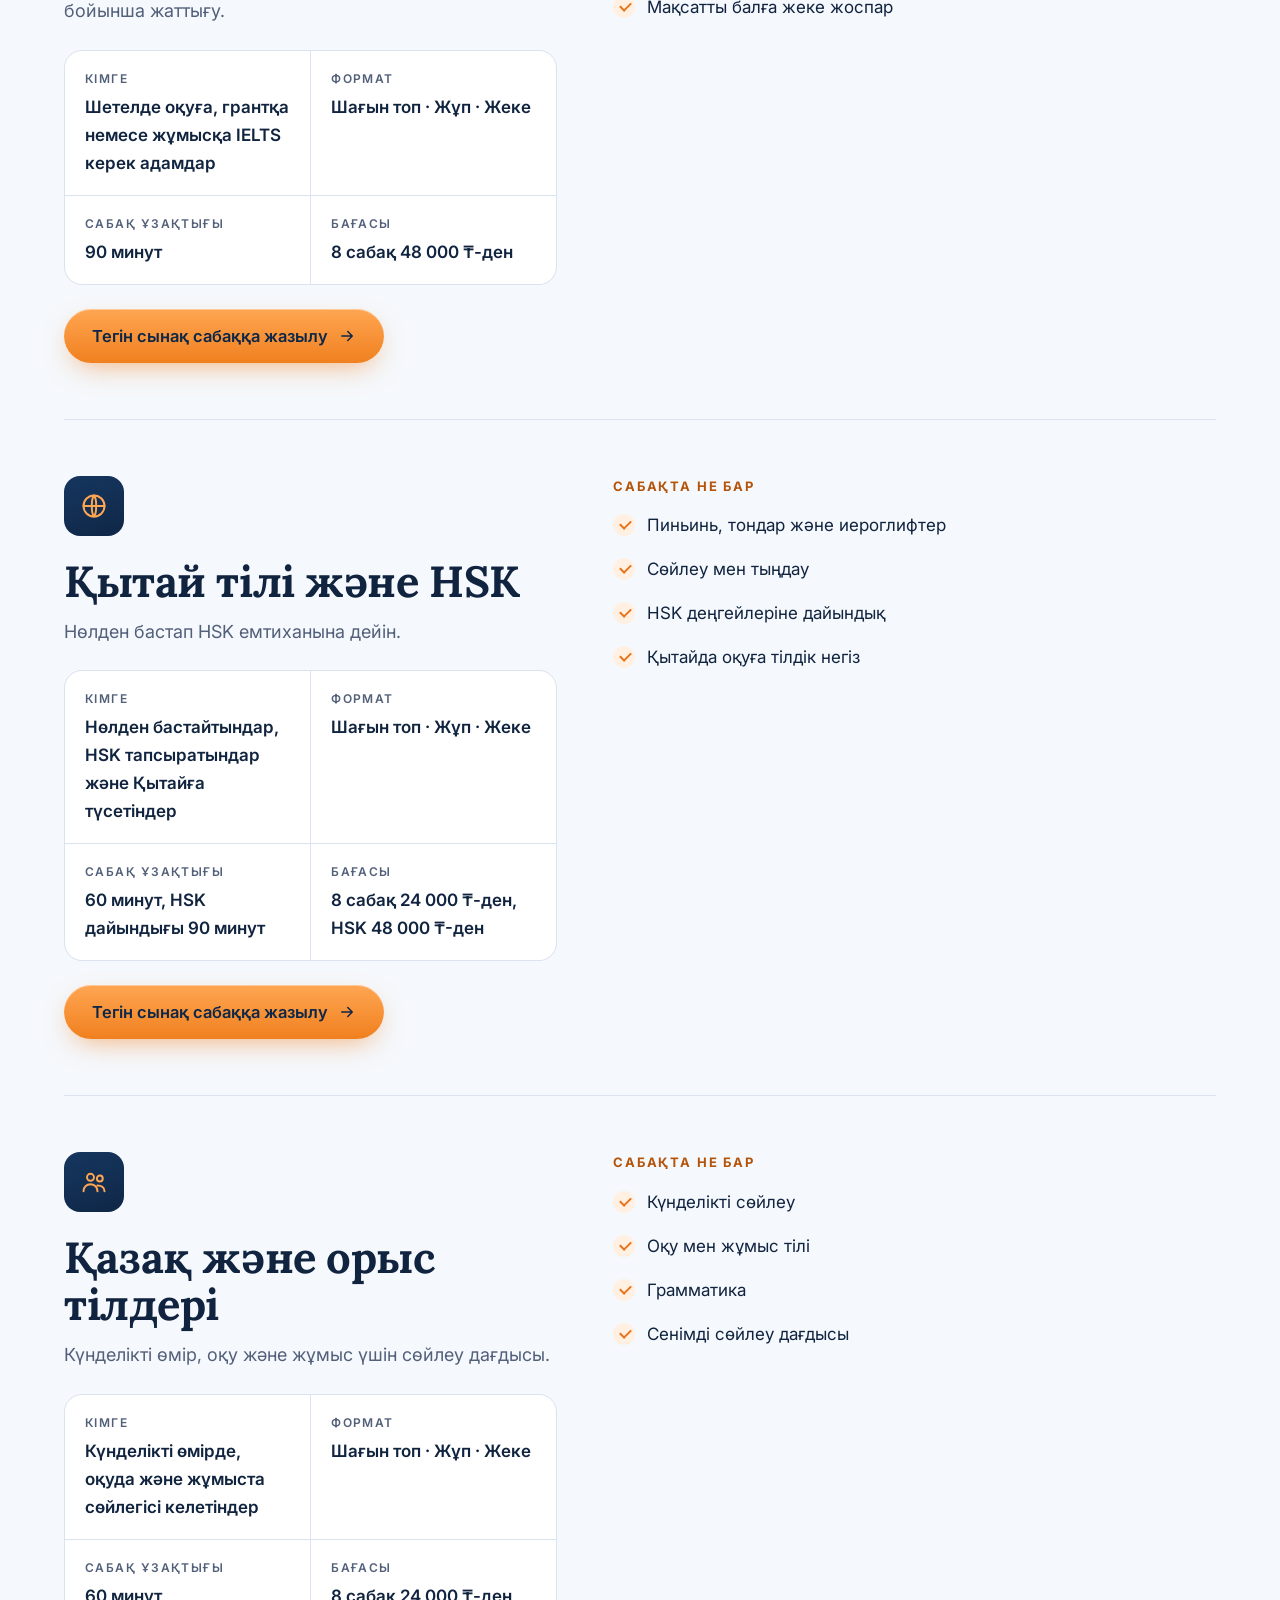
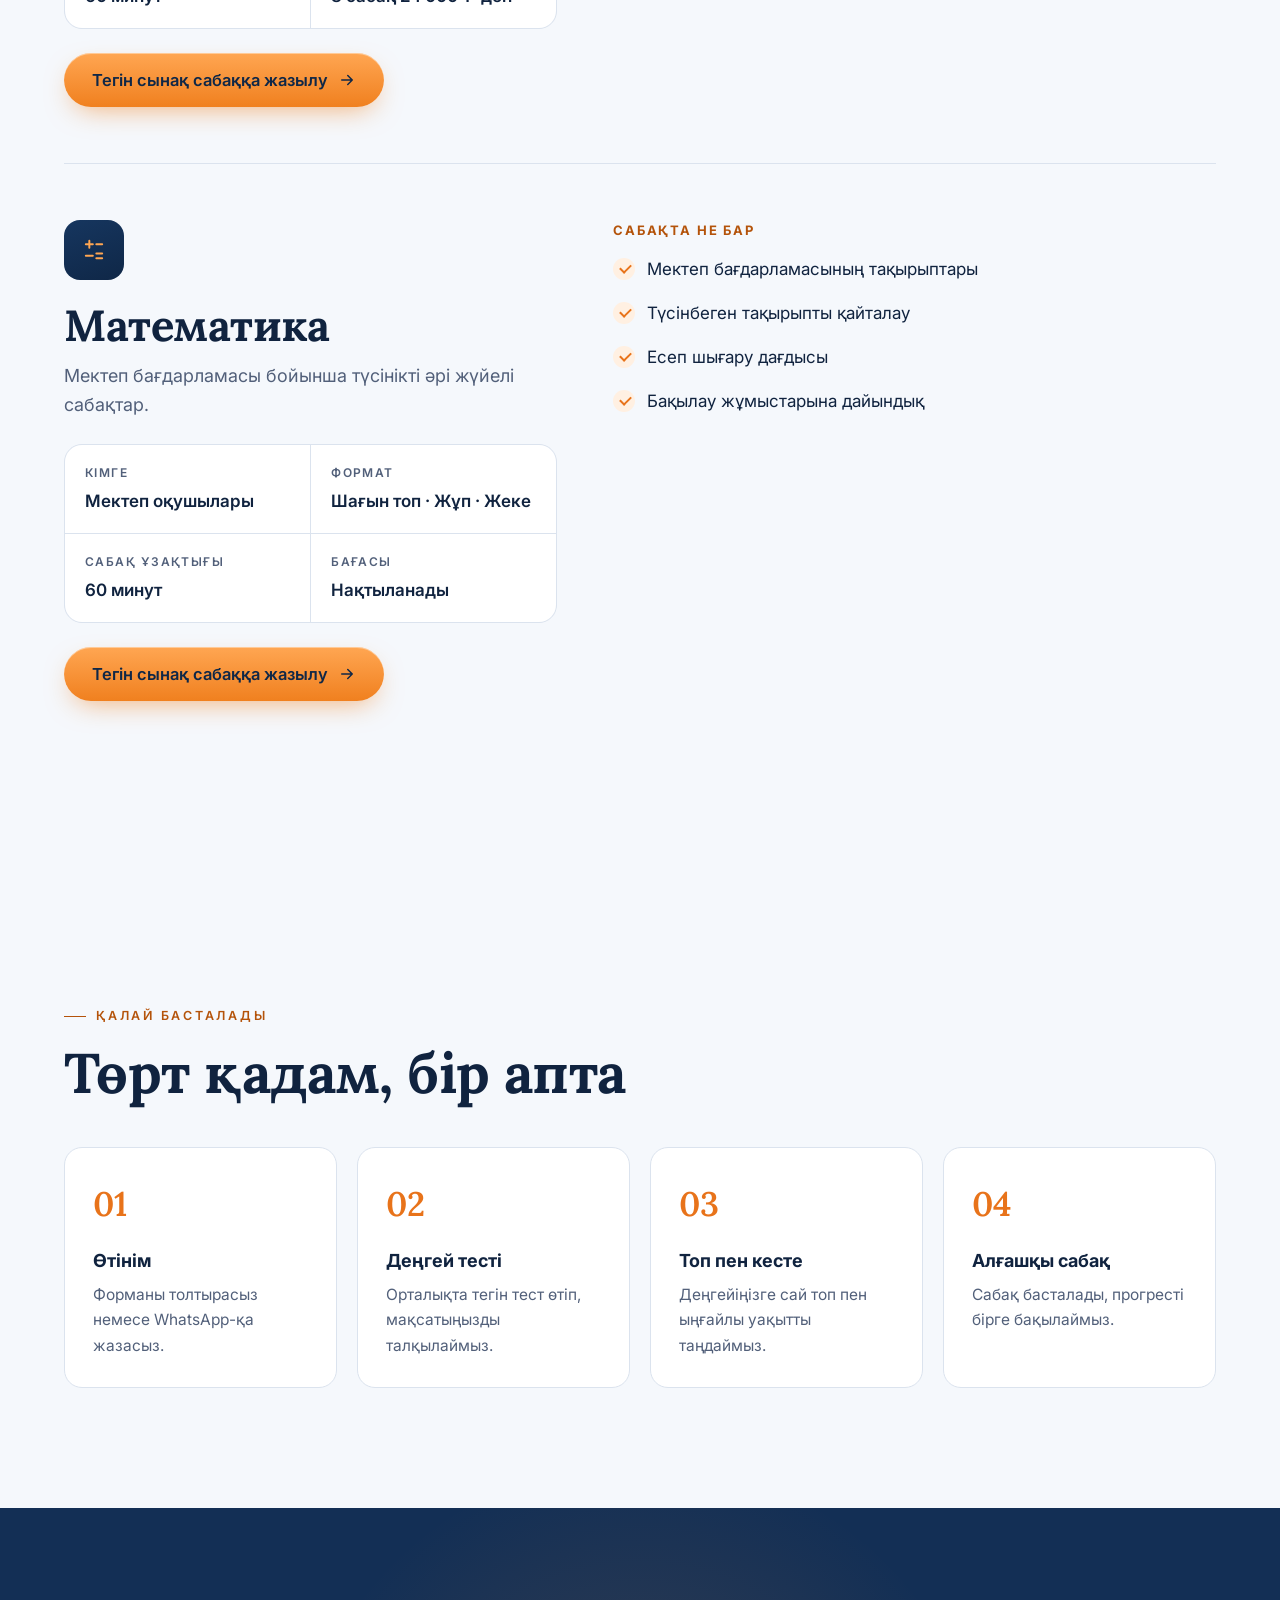
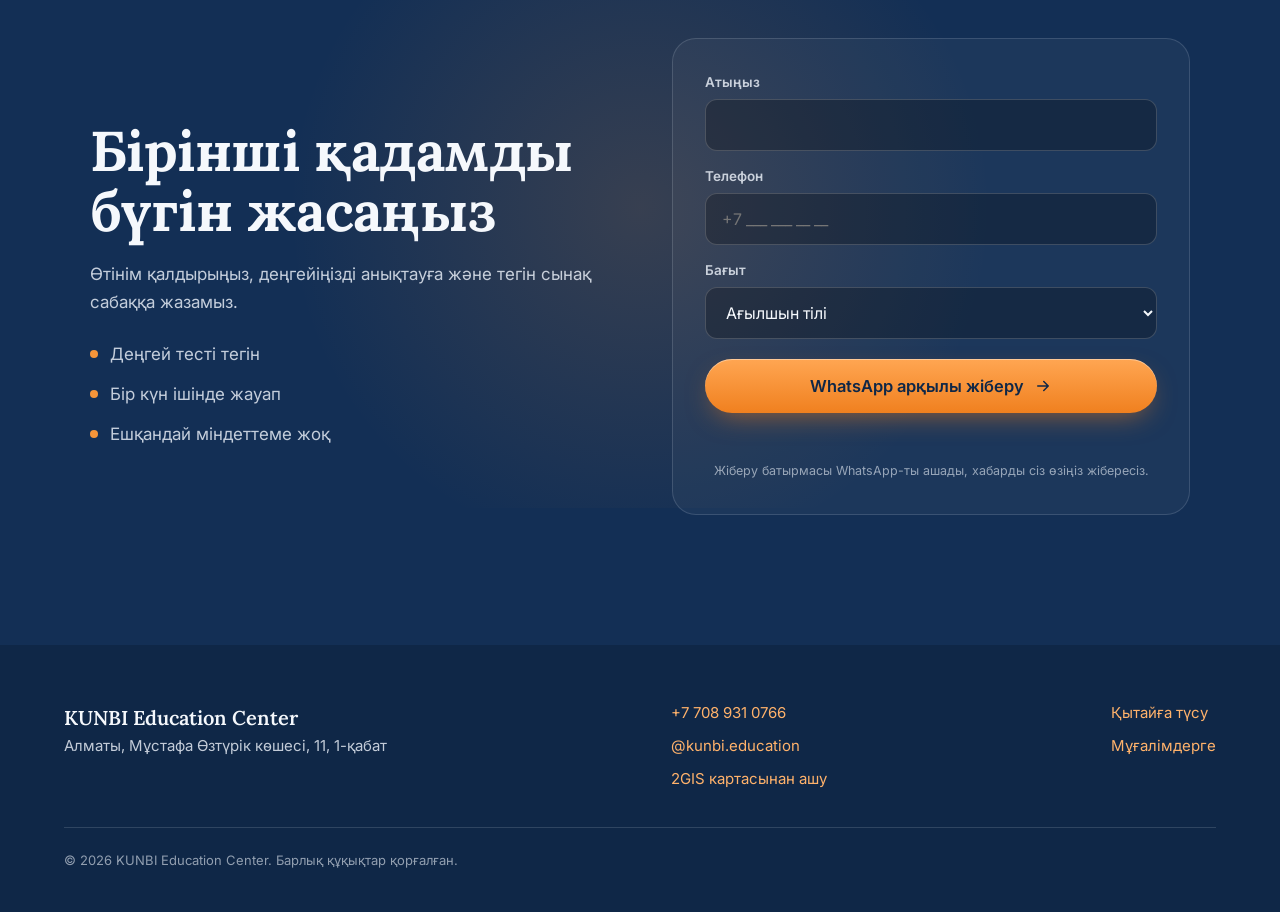
<file: programs.html>
<!doctype html>
<html lang="kk">
<head>
<meta charset="utf-8">
<meta name="viewport" content="width=device-width, initial-scale=1">
<title>Бағыттар, KUNBI</title>
<meta name="description" content="KUNBI бағыттары: ағылшын, IELTS, қытай және HSK, қазақ және орыс тілдері, математика. Алматы.">
<link rel="canonical" href="https://tlnurkhan.github.io/kunbi/programs.html">
<meta name="theme-color" content="#0f2747">
<meta property="og:type" content="website">
<meta property="og:site_name" content="KUNBI Education Center">
<meta property="og:title" content="Бағыттар, KUNBI">
<meta property="og:description" content="Ағылшын, IELTS, қытай, HSK, қазақ, орыс тілдері, математика. Тегін сынақ сабақ.">
<meta property="og:url" content="https://tlnurkhan.github.io/kunbi/programs.html">
<meta property="og:image" content="https://tlnurkhan.github.io/kunbi/logo.png">
<meta property="og:locale" content="kk_KZ">
<link rel="icon" type="image/png" href="logo.png">
<link rel="apple-touch-icon" href="logo.png">
<link rel="preconnect" href="https://fonts.googleapis.com"><link rel="preconnect" href="https://fonts.gstatic.com" crossorigin><link href="https://fonts.googleapis.com/css2?family=Inter:wght@400;500;600;700&family=Lora:ital,wght@0,500;0,600;0,700;1,500;1,600&display=swap" rel="stylesheet">
<link rel="stylesheet" href="site.css">
</head>
<body>
<header><div class="container nav">
  <a href="index.html" aria-label="KUNBI Education Center"><img src="logo.png" alt="KUNBI Education Center" width="75" height="54"></a>
  <nav aria-label="Main"><a aria-current="page" href="programs.html" data-i18n="navPrograms">Бағыттар</a><a href="prices.html" data-i18n="navPrices">Бағалар</a><a href="china.html" data-i18n="navChina">Қытайға түсу</a><a href="teachers.html" data-i18n="navTeachers">Мұғалімдерге</a><a href="contact.html" data-i18n="navContact">Байланыс</a></nav>
  <button class="menu-btn" type="button" aria-expanded="false" data-i18n="navMenu">Мәзір</button>
  <div class="lang"><button data-lang="kk">ҚАЗ</button><button data-lang="ru">РУС</button><button data-lang="en">ENG</button></div>
</div></header>
<main id="top">
<section class="page-hero"><div class="container"><div class="eyebrow" data-i18n="progEyebrow">Бағыттар</div><h1 data-i18n="progTitle">Мақсатыңызға сай бағыт</h1><p class="subtitle" data-i18n="progLead">Алдымен деңгейіңізді тегін анықтаймыз, содан кейін сізге лайық топ пен кестені ұсынамыз.</p></div></section>

<section class="block"><div class="container">
  <nav class="prog-nav" aria-label="Programs"><a href="#p-c1" data-i18n="c1t">Ағылшын тілі</a><a href="#p-c2" data-i18n="c2t">IELTS дайындығы</a><a href="#p-c3" data-i18n="c3t">Қытай тілі және HSK</a><a href="#p-c4" data-i18n="c4t">Қазақ және орыс тілдері</a><a href="#p-c5" data-i18n="c5t">Математика</a></nav>
  <article class="program reveal" id="p-c1">
  <div><div class="icon"><svg viewBox="0 0 24 24"><path d="M4 5h16v11H8l-4 4z"/><path d="M8 10h8M8 13h5"/></svg></div><h2 data-i18n="c1t">Ағылшын тілі</h2><p data-i18n="c1d">Балалар мен ересектерге арналған сөйлеу, тыңдау және грамматика.</p>
   <div class="facts"><div><small data-i18n="who">Кімге</small><span data-i18n="w1">Балалар мен ересектер, кез келген деңгей</span></div><div><small data-i18n="fmt">Формат</small><span data-i18n="fmtAll">Шағын топ · Жұп · Жеке</span></div><div><small data-i18n="dur">Сабақ ұзақтығы</small><span data-i18n="d1">60 минут</span></div><div><small data-i18n="from">Бағасы</small><span data-i18n="f1">8 сабақ 24 000 ₸-ден</span></div></div>
   <a class="btn-primary" href="contact.html"><span data-i18n="cta">Тегін сынақ сабаққа жазылу</span><svg viewBox="0 0 24 24" fill="none" stroke="currentColor" stroke-width="2" stroke-linecap="round" stroke-linejoin="round"><path d="M5 12h14M13 6l6 6-6 6"/></svg></a>
  </div>
  <div><div class="learn-title" data-i18n="learn">Сабақта не бар</div><ul class="checks"><li data-i18n="l1a">Сөйлеу практикасы әр сабақта</li><li data-i18n="l1b">Тыңдау және түсіну</li><li data-i18n="l1c">Грамматика мен сөздік қор</li><li data-i18n="l1d">Деңгейге сай бағдарлама</li></ul></div>
 </article>
<article class="program reveal" id="p-c2">
  <div><div class="icon"><svg viewBox="0 0 24 24"><path d="M3 9l9-5 9 5-9 5z"/><path d="M7 11.5v5c3 2 7 2 10 0v-5"/></svg></div><h2 data-i18n="c2t">IELTS дайындығы</h2><p data-i18n="c2d">Шетелде оқуға және грантқа дайындық: барлық бөлім бойынша жаттығу.</p>
   <div class="facts"><div><small data-i18n="who">Кімге</small><span data-i18n="w2">Шетелде оқуға, грантқа немесе жұмысқа IELTS керек адамдар</span></div><div><small data-i18n="fmt">Формат</small><span data-i18n="fmtAll">Шағын топ · Жұп · Жеке</span></div><div><small data-i18n="dur">Сабақ ұзақтығы</small><span data-i18n="d2">90 минут</span></div><div><small data-i18n="from">Бағасы</small><span data-i18n="f2">8 сабақ 48 000 ₸-ден</span></div></div>
   <a class="btn-primary" href="contact.html"><span data-i18n="cta">Тегін сынақ сабаққа жазылу</span><svg viewBox="0 0 24 24" fill="none" stroke="currentColor" stroke-width="2" stroke-linecap="round" stroke-linejoin="round"><path d="M5 12h14M13 6l6 6-6 6"/></svg></a>
  </div>
  <div><div class="learn-title" data-i18n="learn">Сабақта не бар</div><ul class="checks"><li data-i18n="l2a">Төрт бөлім: Listening, Reading, Writing, Speaking</li><li data-i18n="l2b">Емтихан форматындағы тапсырмалар</li><li data-i18n="l2c">Writing пен Speaking бойынша кері байланыс</li><li data-i18n="l2d">Мақсатты балға жеке жоспар</li></ul></div>
 </article>
<article class="program reveal" id="p-c3">
  <div><div class="icon"><svg viewBox="0 0 24 24"><circle cx="12" cy="12" r="9"/><path d="M3 12h18M12 3c2.5 2.7 2.5 15.3 0 18M12 3c-2.5 2.7-2.5 15.3 0 18"/></svg></div><h2 data-i18n="c3t">Қытай тілі және HSK</h2><p data-i18n="c3d">Нөлден бастап HSK емтиханына дейін.</p>
   <div class="facts"><div><small data-i18n="who">Кімге</small><span data-i18n="w3">Нөлден бастайтындар, HSK тапсыратындар және Қытайға түсетіндер</span></div><div><small data-i18n="fmt">Формат</small><span data-i18n="fmtAll">Шағын топ · Жұп · Жеке</span></div><div><small data-i18n="dur">Сабақ ұзақтығы</small><span data-i18n="d3">60 минут, HSK дайындығы 90 минут</span></div><div><small data-i18n="from">Бағасы</small><span data-i18n="f3">8 сабақ 24 000 ₸-ден, HSK 48 000 ₸-ден</span></div></div>
   <a class="btn-primary" href="contact.html"><span data-i18n="cta">Тегін сынақ сабаққа жазылу</span><svg viewBox="0 0 24 24" fill="none" stroke="currentColor" stroke-width="2" stroke-linecap="round" stroke-linejoin="round"><path d="M5 12h14M13 6l6 6-6 6"/></svg></a>
  </div>
  <div><div class="learn-title" data-i18n="learn">Сабақта не бар</div><ul class="checks"><li data-i18n="l3a">Пиньинь, тондар және иероглифтер</li><li data-i18n="l3b">Сөйлеу мен тыңдау</li><li data-i18n="l3c">HSK деңгейлеріне дайындық</li><li data-i18n="l3d">Қытайда оқуға тілдік негіз</li></ul></div>
 </article>
<article class="program reveal" id="p-c4">
  <div><div class="icon"><svg viewBox="0 0 24 24"><circle cx="9" cy="8" r="3"/><circle cx="17" cy="9" r="2.5"/><path d="M3 20c0-4 3-6 6-6s6 2 6 6M15 15c3 0 6 1.5 6 5"/></svg></div><h2 data-i18n="c4t">Қазақ және орыс тілдері</h2><p data-i18n="c4d">Күнделікті өмір, оқу және жұмыс үшін сөйлеу дағдысы.</p>
   <div class="facts"><div><small data-i18n="who">Кімге</small><span data-i18n="w4">Күнделікті өмірде, оқуда және жұмыста сөйлегісі келетіндер</span></div><div><small data-i18n="fmt">Формат</small><span data-i18n="fmtAll">Шағын топ · Жұп · Жеке</span></div><div><small data-i18n="dur">Сабақ ұзақтығы</small><span data-i18n="d4">60 минут</span></div><div><small data-i18n="from">Бағасы</small><span data-i18n="f4">8 сабақ 24 000 ₸-ден</span></div></div>
   <a class="btn-primary" href="contact.html"><span data-i18n="cta">Тегін сынақ сабаққа жазылу</span><svg viewBox="0 0 24 24" fill="none" stroke="currentColor" stroke-width="2" stroke-linecap="round" stroke-linejoin="round"><path d="M5 12h14M13 6l6 6-6 6"/></svg></a>
  </div>
  <div><div class="learn-title" data-i18n="learn">Сабақта не бар</div><ul class="checks"><li data-i18n="l4a">Күнделікті сөйлеу</li><li data-i18n="l4b">Оқу мен жұмыс тілі</li><li data-i18n="l4c">Грамматика</li><li data-i18n="l4d">Сенімді сөйлеу дағдысы</li></ul></div>
 </article>
<article class="program reveal" id="p-c5">
  <div><div class="icon"><svg viewBox="0 0 24 24"><path d="M5 7h6M8 4v6M14 7h5M5 17h6M14 15h5M14 19h5"/></svg></div><h2 data-i18n="c5t">Математика</h2><p data-i18n="c5d">Мектеп бағдарламасы бойынша түсінікті әрі жүйелі сабақтар.</p>
   <div class="facts"><div><small data-i18n="who">Кімге</small><span data-i18n="w5">Мектеп оқушылары</span></div><div><small data-i18n="fmt">Формат</small><span data-i18n="fmtAll">Шағын топ · Жұп · Жеке</span></div><div><small data-i18n="dur">Сабақ ұзақтығы</small><span data-i18n="d5">60 минут</span></div><div><small data-i18n="from">Бағасы</small><span data-i18n="priceTba">Нақтыланады</span></div></div>
   <a class="btn-primary" href="contact.html"><span data-i18n="cta">Тегін сынақ сабаққа жазылу</span><svg viewBox="0 0 24 24" fill="none" stroke="currentColor" stroke-width="2" stroke-linecap="round" stroke-linejoin="round"><path d="M5 12h14M13 6l6 6-6 6"/></svg></a>
  </div>
  <div><div class="learn-title" data-i18n="learn">Сабақта не бар</div><ul class="checks"><li data-i18n="l5a">Мектеп бағдарламасының тақырыптары</li><li data-i18n="l5b">Түсінбеген тақырыпты қайталау</li><li data-i18n="l5c">Есеп шығару дағдысы</li><li data-i18n="l5d">Бақылау жұмыстарына дайындық</li></ul></div>
 </article>
</div></section>
<section class="block light-steps"><div class="container">
  <div class="section-head"><div class="eyebrow" data-i18n="howEyebrow">Қалай басталады</div><h2 data-i18n="howTitle">Төрт қадам, бір апта</h2></div>
  <ol class="steps" style="margin-top:44px"><li class="reveal"><strong data-i18n="h1t">Өтінім</strong><p data-i18n="h1d">Форманы толтырасыз немесе WhatsApp-қа жазасыз.</p></li><li class="reveal"><strong data-i18n="h2t">Деңгей тесті</strong><p data-i18n="h2d">Орталықта тегін тест өтіп, мақсатыңызды талқылаймыз.</p></li><li class="reveal"><strong data-i18n="h3t">Топ пен кесте</strong><p data-i18n="h3d">Деңгейіңізге сай топ пен ыңғайлы уақытты таңдаймыз.</p></li><li class="reveal"><strong data-i18n="h4t">Алғашқы сабақ</strong><p data-i18n="h4d">Сабақ басталады, прогресті бірге бақылаймыз.</p></li></ol>
</div></section>


<section class="closing-cta" id="apply">
  <div class="cta-grid">
    <div class="cta-copy">
      <h2 data-i18n="closeTitle">Бірінші қадамды бүгін жасаңыз</h2>
      <p data-i18n="closeSub">Өтінім қалдырыңыз, деңгейіңізді анықтауға және тегін сынақ сабаққа жазамыз.</p>
      <ul class="cta-points"><li data-i18n="cp1">Деңгей тесті тегін</li><li data-i18n="cp2">Бір күн ішінде жауап</li><li data-i18n="cp3">Ешқандай міндеттеме жоқ</li></ul>
    </div>
    <form id="leadForm" novalidate>
      <div><label for="fName" data-i18n="fName">Атыңыз</label><input id="fName" required autocomplete="name"></div>
      <div><label for="fPhone" data-i18n="fPhone">Телефон</label><input id="fPhone" type="tel" required autocomplete="tel" inputmode="tel" placeholder="+7 ___ ___ __ __"></div>
      <div><label for="fProg" data-i18n="fProg">Бағыт</label><select id="fProg"></select></div>
      <button class="btn-primary" type="submit"><span data-i18n="fSend">WhatsApp арқылы жіберу</span><svg viewBox="0 0 24 24" fill="none" stroke="currentColor" stroke-width="2" stroke-linecap="round" stroke-linejoin="round"><path d="M5 12h14M13 6l6 6-6 6"/></svg></button>
      <div class="form-msg" id="formMsg" role="status"></div>
      <p class="form-legal" data-i18n="formLegal">Жіберу батырмасы WhatsApp-ты ашады, хабарды сіз өзіңіз жібересіз.</p>
    </form>
  </div>
</section>
</main>
<footer><div class="container">
  <div class="foot">
    <div><strong>KUNBI Education Center</strong><br><span data-i18n="addr">Алматы, Мұстафа Өзтүрік көшесі, 11, 1-қабат</span></div>
    <div class="foot-links"><a href="https://wa.me/77089310766" target="_blank" rel="noopener">+7 708 931 0766</a><a href="https://www.instagram.com/kunbi.education/" target="_blank" rel="noopener">@kunbi.education</a><a href="https://2gis.kz/almaty/firm/70000001110378743" target="_blank" rel="noopener" data-i18n="map">2GIS картасынан ашу</a></div>
    <div class="foot-links"><a href="china.html" data-i18n="navChina">Қытайға түсу</a><a href="teachers.html" data-i18n="navTeachers">Мұғалімдерге</a></div>
  </div>
  <div class="copy">© 2026 KUNBI Education Center. <span data-i18n="rights">Барлық құқықтар қорғалған.</span></div>
</div></footer>
<a class="wa-float" href="https://wa.me/77089310766" target="_blank" rel="noopener" data-i18n-aria="waAria"><svg viewBox="0 0 24 24" aria-hidden="true"><path d="M12 2a10 10 0 0 0-8.6 15.1L2 22l5-1.3A10 10 0 1 0 12 2zm0 18.2a8.2 8.2 0 0 1-4.2-1.2l-.3-.2-3 .8.8-2.9-.2-.3A8.2 8.2 0 1 1 12 20.2zm4.5-6.1c-.2-.1-1.5-.7-1.7-.8s-.4-.1-.6.1-.7.8-.8 1-.3.2-.5.1a6.7 6.7 0 0 1-3.3-2.9c-.3-.4.2-.4.7-1.4.1-.2 0-.3 0-.5l-.8-1.8c-.2-.5-.4-.4-.6-.4h-.5a1 1 0 0 0-.7.3 3 3 0 0 0-.9 2.2 5.2 5.2 0 0 0 1.1 2.8 11.9 11.9 0 0 0 4.6 4c1.7.7 2.4.8 3.2.7a2.8 2.8 0 0 0 1.8-1.3 2.3 2.3 0 0 0 .2-1.3c-.1-.1-.3-.2-.5-.3z"/></svg></a>
<script>
const WHATSAPP_NUMBER = "77089310766";
const T = {"kk":{"navMenu":"Мәзір","navPrograms":"Бағыттар","navPrices":"Бағалар","navChina":"Қытайға түсу","navTeachers":"Мұғалімдерге","navContact":"Байланыс","addr":"Алматы, Мұстафа Өзтүрік көшесі, 11, 1-қабат","map":"2GIS картасынан ашу","rights":"Барлық құқықтар қорғалған.","waAria":"WhatsApp-қа жазу","heroEyebrow":"Алматы · Тіл орталығы","heroTitle":"Тілді үйреніп, келесі қадамыңа сеніммен бар","heroSub":"Ағылшын, қытай, қазақ, орыс тілдері, IELTS пен HSK, математика және Қытайға түсуге сүйемелдеу. Шағын топта, жұпта немесе жеке, тек офлайн.","ctaPrices":"Бағаларды көру","heroNote":"Жауапты WhatsApp арқылы бір күн ішінде береміз","panelBadge":"Тегін деңгей тесті","panelTitle":"Бағыттар","c1t":"Ағылшын тілі","pf1":"60 мин","c2t":"IELTS дайындығы","pf2":"90 мин","c3t":"Қытай тілі және HSK","pf3":"60–90 мин","c4t":"Қазақ және орыс тілдері","pf4":"60 мин","c5t":"Математика","pf5":"60 мин","tr1":"4–6 адам","tr1d":"шағын топта","tr2":"0 ₸","tr2d":"деңгей тесті мен сынақ сабақ","tr3":"60–90 мин","tr3d":"бір сабақтың ұзақтығы","tr4":"Офлайн","tr4d":"Алматыдағы орталықта","progEyebrow":"Бағыттар","progTitle":"Мақсатыңызға сай бағыт","progLead":"Алдымен деңгейіңізді тегін анықтаймыз, содан кейін сізге лайық топ пен кестені ұсынамыз.","c1d":"Балалар мен ересектерге арналған сөйлеу, тыңдау және грамматика.","tagGroups":"Топ · Жұп · Жеке","tagKids":"Балалар мен ересектер","c2d":"Шетелде оқуға және грантқа дайындық: барлық бөлім бойынша жаттығу.","tagExam":"Емтиханға дайындық","c3d":"Нөлден бастап HSK емтиханына дейін.","tagZero":"Нөлден бастап","c4d":"Күнделікті өмір, оқу және жұмыс үшін сөйлеу дағдысы.","c5d":"Мектеп бағдарламасы бойынша түсінікті әрі жүйелі сабақтар.","tagSchool":"Мектеп бағдарламасы","whyEyebrow":"Неге KUNBI","whyTitle":"Нәтиже жүйеден басталады","y1t":"Шағын топтар","y1d":"Топта 4–6 адам ғана, сондықтан мұғалім әр оқушыны естиді.","y2t":"Тегін деңгей тесті","y2d":"Бастамас бұрын деңгейіңізді анықтап, дұрыс топқа қосамыз.","y3t":"Мақсатқа жоспар","y3d":"IELTS, HSK, мектеп немесе сөйлеу: әр мақсатқа өз жоспары бар.","y4t":"Қытайға бір жолмен","y4d":"Тіл дайындығы мен түсу құжаттары бір орталықта.","howEyebrow":"Қалай басталады","howTitle":"Төрт қадам, бір апта","h1t":"Өтінім","h1d":"Форманы толтырасыз немесе WhatsApp-қа жазасыз.","h2t":"Деңгей тесті","h2d":"Орталықта тегін тест өтіп, мақсатыңызды талқылаймыз.","h3t":"Топ пен кесте","h3d":"Деңгейіңізге сай топ пен ыңғайлы уақытты таңдаймыз.","h4t":"Алғашқы сабақ","h4d":"Сабақ басталады, прогресті бірге бақылаймыз.","priceEyebrow":"Бағалар","priceTitle":"Анық бағалар, жасырын төлемсіз","thFormat":"Формат","th8":"8 сабақ","th12":"12 сабақ","th1":"1 сабақ","priceNote":"Бағалар 1 адамға көрсетілген.","chinaEyebrow":"Қытайға түсу","chinaTitle":"Қытайға оқуға түсуге толық сүйемелдеу","chinaLead":"Тіл дайындығынан бастап құжат тапсыруға дейін бір жолмен жүреміз. Шешімді университет қабылдайды, ал дайындықты біз бірге жасаймыз.","faqEyebrow":"Сұрақтар","faqTitle":"Жиі қойылатын сұрақтар","q1":"Сынақ сабақ шынымен тегін бе?","a1":"Иә. Деңгей тесті мен сынақ сабақ тегін, ешқандай міндеттеме жоқ.","q2":"Топта неше адам болады?","a2":"Шағын топта 4–6 адам, жұпта 2 адам. Жеке сабақ та бар.","q3":"Онлайн сабақ бар ма?","a3":"Жоқ. Барлық сабақ Алматыдағы орталықта, офлайн өтеді.","q4":"Бір сабақ қанша уақыт?","a4":"Тіл сабағы 60 минут, IELTS пен HSK 90 минут.","q5":"Бағалар кімге көрсетілген?","a5":"Барлық баға 1 адамға көрсетілген. Толық прайсты жоғарыдағы кестеден көресіз.","closeTitle":"Бірінші қадамды бүгін жасаңыз","closeSub":"Өтінім қалдырыңыз, деңгейіңізді анықтауға және тегін сынақ сабаққа жазамыз.","cp1":"Деңгей тесті тегін","cp2":"Бір күн ішінде жауап","cp3":"Ешқандай міндеттеме жоқ","formLegal":"Жіберу батырмасы WhatsApp-ты ашады, хабарды сіз өзіңіз жібересіз.","mapEyebrow":"Мекенжай","mapTitle":"Бізді табу оңай","lblAddr":"Мекенжай","lblWa":"WhatsApp","lblIg":"Instagram","cta":"Тегін сынақ сабаққа жазылу","fName":"Атыңыз","fPhone":"Телефон","fProg":"Бағыт","fSend":"WhatsApp арқылы жіберу","chinaMore":"Толығырақ","tLang":"Тілдер","tExam":"IELTS және HSK","fmtSmall":"Шағын топ (4–6 адам)","fmtPair":"Жұп (2 адам)","fmtSolo":"Жеке","fmtVip":"VIP жеке","tba":"Нақтыланады","msgNoNumber":"WhatsApp нөмірі әлі қосылмаған.","wa":"Сәлеметсіз бе! Сынақ сабаққа жазылғым келеді.","waName":"Аты","waPhone":"Телефон","waProg":"Бағыт","more":"Толығырақ","allPrograms":"Барлық бағыттарды көру","pt_eyebrow":"Бағалар","pt_title":"Сабақ пакеттері 24 000 ₸-ден","pt_sub":"Шағын топта 8 сабақ 24 000 ₸. Толық прайста барлық формат пен пакет бар.","pt_btn":"Толық прайс","ps1":"24 000 ₸","ps1d":"шағын топ, 8 сабақ","ps2":"40 000 ₸","ps2d":"жұп, 8 сабақ","ps3":"6 000 ₸","ps3d":"жеке, 1 сабақ","tt_eyebrow":"Мұғалімдерге","tt_title":"Тіл мұғалімісіз бе?","tt_sub":"Дайын кабинет, студенттерді біз тартамыз, кестені бірге құрамыз.","tt_btn":"Командаға қосылу","who":"Кімге","fmt":"Формат","dur":"Сабақ ұзақтығы","from":"Бағасы","learn":"Сабақта не бар","priceTba":"Нақтыланады","fmtAll":"Шағын топ · Жұп · Жеке","w1":"Балалар мен ересектер, кез келген деңгей","w2":"Шетелде оқуға, грантқа немесе жұмысқа IELTS керек адамдар","w3":"Нөлден бастайтындар, HSK тапсыратындар және Қытайға түсетіндер","w4":"Күнделікті өмірде, оқуда және жұмыста сөйлегісі келетіндер","w5":"Мектеп оқушылары","d1":"60 минут","d2":"90 минут","d3":"60 минут, HSK дайындығы 90 минут","d4":"60 минут","d5":"60 минут","f1":"8 сабақ 24 000 ₸-ден","f2":"8 сабақ 48 000 ₸-ден","f3":"8 сабақ 24 000 ₸-ден, HSK 48 000 ₸-ден","f4":"8 сабақ 24 000 ₸-ден","l1a":"Сөйлеу практикасы әр сабақта","l1b":"Тыңдау және түсіну","l1c":"Грамматика мен сөздік қор","l1d":"Деңгейге сай бағдарлама","l2a":"Төрт бөлім: Listening, Reading, Writing, Speaking","l2b":"Емтихан форматындағы тапсырмалар","l2c":"Writing пен Speaking бойынша кері байланыс","l2d":"Мақсатты балға жеке жоспар","l3a":"Пиньинь, тондар және иероглифтер","l3b":"Сөйлеу мен тыңдау","l3c":"HSK деңгейлеріне дайындық","l3d":"Қытайда оқуға тілдік негіз","l4a":"Күнделікті сөйлеу","l4b":"Оқу мен жұмыс тілі","l4c":"Грамматика","l4d":"Сенімді сөйлеу дағдысы","l5a":"Мектеп бағдарламасының тақырыптары","l5b":"Түсінбеген тақырыпты қайталау","l5c":"Есеп шығару дағдысы","l5d":"Бақылау жұмыстарына дайындық","pinc_title":"Бағаға не кіреді","pi1":"Тегін деңгей тесті мен сынақ сабақ","pi2":"Тіл сабағы 60 минут, IELTS пен HSK 90 минут","pi3":"Шағын топ 4–6 адам, жұп 2 адам","pi4":"Барлық сабақ орталықта, офлайн","progNav":"Бағытты таңдаңыз"},"ru":{"navMenu":"Меню","navPrograms":"Направления","navPrices":"Цены","navChina":"Поступление в Китай","navTeachers":"Преподавателям","navContact":"Контакты","addr":"Алматы, улица Мустафы Озтюрка, 11, 1 этаж","map":"Открыть на карте 2GIS","rights":"Все права защищены.","waAria":"Написать в WhatsApp","heroEyebrow":"Алматы · Языковой центр","heroTitle":"Выучите язык и уверенно сделайте следующий шаг","heroSub":"Английский, китайский, казахский, русский, IELTS и HSK, математика и сопровождение при поступлении в Китай. В мини-группе, паре или индивидуально, только офлайн.","ctaPrices":"Смотреть цены","heroNote":"Ответим в WhatsApp в течение дня","panelBadge":"Бесплатный тест уровня","panelTitle":"Направления","c1t":"Английский язык","pf1":"60 мин","c2t":"Подготовка к IELTS","pf2":"90 мин","c3t":"Китайский язык и HSK","pf3":"60–90 мин","c4t":"Казахский и русский языки","pf4":"60 мин","c5t":"Математика","pf5":"60 мин","tr1":"4–6 человек","tr1d":"в мини-группе","tr2":"0 ₸","tr2d":"тест уровня и пробный урок","tr3":"60–90 мин","tr3d":"длительность занятия","tr4":"Офлайн","tr4d":"в центре в Алматы","progEyebrow":"Направления","progTitle":"Направление под вашу цель","progLead":"Сначала бесплатно определим уровень, затем подберём подходящую группу и расписание.","c1d":"Разговорная речь, аудирование и грамматика для детей и взрослых.","tagGroups":"Группа · Пара · Индивидуально","tagKids":"Дети и взрослые","c2d":"Подготовка к учёбе за рубежом и грантам: практика по всем разделам.","tagExam":"Подготовка к экзамену","c3d":"От нуля до экзамена HSK.","tagZero":"С нуля","c4d":"Разговорные навыки для жизни, учёбы и работы.","c5d":"Понятные и системные занятия по школьной программе.","tagSchool":"Школьная программа","whyEyebrow":"Почему KUNBI","whyTitle":"Результат начинается с системы","y1t":"Мини-группы","y1d":"Всего 4–6 человек, поэтому преподаватель слышит каждого.","y2t":"Бесплатный тест уровня","y2d":"До старта определим уровень и подберём правильную группу.","y3t":"План под цель","y3d":"IELTS, HSK, школа или разговорная речь: у каждой цели свой план.","y4t":"Китай в одном месте","y4d":"Языковая подготовка и документы для поступления в одном центре.","howEyebrow":"Как начать","howTitle":"Четыре шага, одна неделя","h1t":"Заявка","h1d":"Заполняете форму или пишете в WhatsApp.","h2t":"Тест уровня","h2d":"Бесплатный тест в центре и разговор о вашей цели.","h3t":"Группа и расписание","h3d":"Подбираем группу по уровню и удобное время.","h4t":"Первое занятие","h4d":"Начинаем учиться и вместе следим за прогрессом.","priceEyebrow":"Цены","priceTitle":"Понятные цены без скрытых платежей","thFormat":"Формат","th8":"8 занятий","th12":"12 занятий","th1":"1 занятие","priceNote":"Цены указаны за 1 человека.","chinaEyebrow":"Поступление в Китай","chinaTitle":"Полное сопровождение при поступлении в Китай","chinaLead":"От языковой подготовки до подачи документов проходим путь вместе. Решение принимает университет, а подготовку мы делаем вместе с вами.","faqEyebrow":"Вопросы","faqTitle":"Частые вопросы","q1":"Пробный урок правда бесплатный?","a1":"Да. Тест уровня и пробный урок бесплатные, без обязательств.","q2":"Сколько человек в группе?","a2":"В мини-группе 4–6 человек, в паре 2. Есть и индивидуальные занятия.","q3":"Есть ли онлайн-занятия?","a3":"Нет. Все занятия проходят офлайн, в нашем центре в Алматы.","q4":"Сколько длится занятие?","a4":"Языковое занятие 60 минут, IELTS и HSK 90 минут.","q5":"Цены указаны за кого?","a5":"Все цены указаны за 1 человека. Полный прайс в таблице выше.","closeTitle":"Сделайте первый шаг сегодня","closeSub":"Оставьте заявку, и мы запишем вас на тест уровня и бесплатный пробный урок.","cp1":"Тест уровня бесплатно","cp2":"Ответ в течение дня","cp3":"Без обязательств","formLegal":"Кнопка откроет WhatsApp, сообщение отправляете вы сами.","mapEyebrow":"Адрес","mapTitle":"Нас легко найти","lblAddr":"Адрес","lblWa":"WhatsApp","lblIg":"Instagram","cta":"Записаться на бесплатный урок","fName":"Ваше имя","fPhone":"Телефон","fProg":"Направление","fSend":"Отправить в WhatsApp","chinaMore":"Подробнее","tLang":"Языки","tExam":"IELTS и HSK","fmtSmall":"Мини-группа (4–6 человек)","fmtPair":"Пара (2 человека)","fmtSolo":"Индивидуально","fmtVip":"VIP индивидуально","tba":"Уточняется","msgNoNumber":"Номер WhatsApp ещё не добавлен.","wa":"Здравствуйте! Хочу записаться на пробный урок.","waName":"Имя","waPhone":"Телефон","waProg":"Направление","more":"Подробнее","allPrograms":"Все направления","pt_eyebrow":"Цены","pt_title":"Пакеты занятий от 24 000 ₸","pt_sub":"8 занятий в мини-группе стоят 24 000 ₸. В полном прайсе все форматы и пакеты.","pt_btn":"Полный прайс","ps1":"24 000 ₸","ps1d":"мини-группа, 8 занятий","ps2":"40 000 ₸","ps2d":"пара, 8 занятий","ps3":"6 000 ₸","ps3d":"индивидуально, 1 занятие","tt_eyebrow":"Преподавателям","tt_title":"Вы преподаватель языка?","tt_sub":"Готовый кабинет, учеников привлекаем мы, расписание составляем вместе.","tt_btn":"Присоединиться к команде","who":"Для кого","fmt":"Формат","dur":"Длительность","from":"Цена","learn":"Что на занятиях","priceTba":"Уточняется","fmtAll":"Мини-группа · Пара · Индивидуально","w1":"Дети и взрослые, любой уровень","w2":"Тем, кому IELTS нужен для учёбы за рубежом, гранта или работы","w3":"Тем, кто начинает с нуля, сдаёт HSK или поступает в Китай","w4":"Тем, кто хочет говорить в жизни, учёбе и работе","w5":"Школьники","d1":"60 минут","d2":"90 минут","d3":"60 минут, подготовка к HSK 90 минут","d4":"60 минут","d5":"60 минут","f1":"8 занятий от 24 000 ₸","f2":"8 занятий от 48 000 ₸","f3":"8 занятий от 24 000 ₸, HSK от 48 000 ₸","f4":"8 занятий от 24 000 ₸","l1a":"Разговорная практика на каждом занятии","l1b":"Аудирование и понимание","l1c":"Грамматика и словарный запас","l1d":"Программа по уровню","l2a":"Четыре раздела: Listening, Reading, Writing, Speaking","l2b":"Задания в формате экзамена","l2c":"Обратная связь по Writing и Speaking","l2d":"Личный план на целевой балл","l3a":"Пиньинь, тоны и иероглифы","l3b":"Говорение и аудирование","l3c":"Подготовка к уровням HSK","l3d":"Языковая база для учёбы в Китае","l4a":"Разговорная речь","l4b":"Язык для учёбы и работы","l4c":"Грамматика","l4d":"Уверенная речь","l5a":"Темы школьной программы","l5b":"Повторение непонятных тем","l5c":"Навык решения задач","l5d":"Подготовка к контрольным","pinc_title":"Что входит в цену","pi1":"Бесплатный тест уровня и пробный урок","pi2":"Языковое занятие 60 минут, IELTS и HSK 90 минут","pi3":"Мини-группа 4–6 человек, пара 2","pi4":"Все занятия в центре, офлайн","progNav":"Выберите направление"},"en":{"navMenu":"Menu","navPrograms":"Programs","navPrices":"Prices","navChina":"Study in China","navTeachers":"For teachers","navContact":"Contact","addr":"11 Mustafa Ozturk Street, 1st floor, Almaty","map":"Open in 2GIS","rights":"All rights reserved.","waAria":"Message us on WhatsApp","heroEyebrow":"Almaty · Language center","heroTitle":"Learn a language and take your next step with confidence","heroSub":"English, Chinese, Kazakh, Russian, IELTS and HSK, mathematics, and support for admission to China. Small groups, pairs or one-to-one, in person only.","ctaPrices":"See prices","heroNote":"We reply on WhatsApp within a day","panelBadge":"Free level check","panelTitle":"Programs","c1t":"English","pf1":"60 min","c2t":"IELTS preparation","pf2":"90 min","c3t":"Chinese and HSK","pf3":"60–90 min","c4t":"Kazakh and Russian","pf4":"60 min","c5t":"Mathematics","pf5":"60 min","tr1":"4–6 students","tr1d":"per small group","tr2":"0 ₸","tr2d":"level check and trial lesson","tr3":"60–90 min","tr3d":"per lesson","tr4":"In person","tr4d":"at our Almaty center","progEyebrow":"Programs","progTitle":"A program for your goal","progLead":"We start with a free level check, then suggest the right group and schedule.","c1d":"Speaking, listening and grammar for children and adults.","tagGroups":"Group · Pair · One-to-one","tagKids":"Children and adults","c2d":"Prepare for study abroad and scholarships, with practice in every section.","tagExam":"Exam preparation","c3d":"From beginner to the HSK exam.","tagZero":"From zero","c4d":"Speaking skills for daily life, study and work.","c5d":"Clear, structured lessons that follow the school curriculum.","tagSchool":"School curriculum","whyEyebrow":"Why KUNBI","whyTitle":"Results start with a system","y1t":"Small groups","y1d":"Only 4–6 students, so the teacher hears everyone.","y2t":"Free level check","y2d":"We check your level first and place you in the right group.","y3t":"A plan for your goal","y3d":"IELTS, HSK, school or speaking: every goal has its own plan.","y4t":"China in one place","y4d":"Language preparation and admission documents in one center.","howEyebrow":"How to start","howTitle":"Four steps, one week","h1t":"Request","h1d":"Fill in the form or message us on WhatsApp.","h2t":"Level check","h2d":"A free test at the center and a talk about your goal.","h3t":"Group and schedule","h3d":"We match a group to your level and a time that suits you.","h4t":"First lesson","h4d":"You start learning and we track progress together.","priceEyebrow":"Prices","priceTitle":"Clear prices, no hidden fees","thFormat":"Format","th8":"8 lessons","th12":"12 lessons","th1":"1 lesson","priceNote":"Prices are per person.","chinaEyebrow":"Study in China","chinaTitle":"Full support for admission to China","chinaLead":"From language preparation to submitting documents, we walk the path with you. The university makes the decision; we prepare together.","faqEyebrow":"Questions","faqTitle":"Frequently asked questions","q1":"Is the trial lesson really free?","a1":"Yes. The level check and trial lesson are free, with no obligation.","q2":"How many students are in a group?","a2":"4–6 in a small group, 2 in a pair. One-to-one lessons are also available.","q3":"Do you teach online?","a3":"No. All lessons take place in person at our center in Almaty.","q4":"How long is a lesson?","a4":"Language lessons are 60 minutes; IELTS and HSK are 90 minutes.","q5":"Who are the prices for?","a5":"All prices are per person. The full price list is in the table above.","closeTitle":"Take the first step today","closeSub":"Leave a request and we will book your level check and free trial lesson.","cp1":"Free level check","cp2":"Reply within a day","cp3":"No obligation","formLegal":"The button opens WhatsApp; you send the message yourself.","mapEyebrow":"Address","mapTitle":"Easy to find","lblAddr":"Address","lblWa":"WhatsApp","lblIg":"Instagram","cta":"Book a free trial lesson","fName":"Your name","fPhone":"Phone","fProg":"Program","fSend":"Send via WhatsApp","chinaMore":"Learn more","tLang":"Languages","tExam":"IELTS and HSK","fmtSmall":"Small group (4–6 students)","fmtPair":"Pair (2 students)","fmtSolo":"One-to-one","fmtVip":"VIP one-to-one","tba":"To be confirmed","msgNoNumber":"The WhatsApp number has not been added yet.","wa":"Hello! I would like to book a trial lesson.","waName":"Name","waPhone":"Phone","waProg":"Program","more":"Learn more","allPrograms":"See all programs","pt_eyebrow":"Prices","pt_title":"Lesson packages from 24 000 ₸","pt_sub":"8 small-group lessons cost 24 000 ₸. The full price list has every format and package.","pt_btn":"Full price list","ps1":"24 000 ₸","ps1d":"small group, 8 lessons","ps2":"40 000 ₸","ps2d":"pair, 8 lessons","ps3":"6 000 ₸","ps3d":"one-to-one, 1 lesson","tt_eyebrow":"For teachers","tt_title":"Are you a language teacher?","tt_sub":"A ready classroom, we bring the students, and we plan the schedule together.","tt_btn":"Join the team","who":"Who it's for","fmt":"Format","dur":"Lesson length","from":"Price","learn":"What you do in class","priceTba":"To be confirmed","fmtAll":"Small group · Pair · One-to-one","w1":"Children and adults, any level","w2":"Anyone who needs IELTS for study abroad, scholarships or work","w3":"Beginners, HSK candidates and future students in China","w4":"Anyone who wants to speak in daily life, study and work","w5":"School students","d1":"60 minutes","d2":"90 minutes","d3":"60 minutes, HSK preparation 90 minutes","d4":"60 minutes","d5":"60 minutes","f1":"8 lessons from 24 000 ₸","f2":"8 lessons from 48 000 ₸","f3":"8 lessons from 24 000 ₸, HSK from 48 000 ₸","f4":"8 lessons from 24 000 ₸","l1a":"Speaking practice in every lesson","l1b":"Listening and understanding","l1c":"Grammar and vocabulary","l1d":"A program matched to your level","l2a":"All four sections: Listening, Reading, Writing, Speaking","l2b":"Exam-format tasks","l2c":"Feedback on Writing and Speaking","l2d":"A personal plan for your target score","l3a":"Pinyin, tones and characters","l3b":"Speaking and listening","l3c":"Preparation for HSK levels","l3d":"A language base for studying in China","l4a":"Everyday speaking","l4b":"Language for study and work","l4c":"Grammar","l4d":"Confident speaking","l5a":"School curriculum topics","l5b":"Revisiting topics you missed","l5c":"Problem-solving skills","l5d":"Preparation for tests","pinc_title":"What the price includes","pi1":"Free level check and trial lesson","pi2":"Language lessons 60 minutes, IELTS and HSK 90 minutes","pi3":"Small group 4–6 students, pair 2","pi4":"All lessons at the center, in person","progNav":"Choose a program"}};
const PRICES = {"tLang":[["fmtSmall","24 000 ₸","28 000 ₸","—"],["fmtPair","40 000 ₸","45 000 ₸","—"],["fmtSolo","48 000 ₸","72 000 ₸","6 000 ₸"]],"tExam":[["fmtSmall","48 000 ₸","72 000 ₸","—"],["fmtPair","64 000 ₸","96 000 ₸","—"],["fmtVip","80 000 ₸","120 000 ₸","10 000 ₸"]]};
const PROGRAMS = ["c1t","c2t","c3t","c4t","c5t"];
const TITLES={"kk":"Бағыттар, KUNBI","ru":"Направления, KUNBI","en":"Programs, KUNBI"};
let lang="kk",tab="tLang";

function save(l){try{localStorage.setItem("kunbi-lang",l)}catch(e){}}
function load(){try{return localStorage.getItem("kunbi-lang")}catch(e){return null}}
function applyI18n(l){
  document.documentElement.lang=l;
  document.querySelectorAll("[data-i18n]").forEach(e=>{const v=T[l][e.dataset.i18n];if(v!=null)e.textContent=v});
  document.querySelectorAll("[data-i18n-aria]").forEach(e=>e.setAttribute("aria-label",T[l][e.dataset.i18nAria]));
  document.querySelectorAll(".lang button").forEach(b=>b.setAttribute("aria-pressed",b.dataset.lang===l));
}
(function(){const b=document.querySelector(".menu-btn"),n=document.querySelector(".nav nav");
b.onclick=()=>{const o=n.classList.toggle("open");b.setAttribute("aria-expanded",o)};
n.querySelectorAll("a").forEach(a=>a.addEventListener("click",()=>{n.classList.remove("open");b.setAttribute("aria-expanded",false)}));})();
(function(){const els=document.querySelectorAll(".reveal");if(!("IntersectionObserver" in window)){els.forEach(e=>e.classList.add("in"));return}
const io=new IntersectionObserver(es=>es.forEach(e=>{if(e.isIntersecting){e.target.classList.add("in");io.unobserve(e.target)}}),{rootMargin:"0px 0px -8% 0px"});els.forEach(e=>io.observe(e));})();

function renderPrices(){
  const t=T[lang],tabs=document.querySelector(".tabs");if(!tabs)return;tabs.innerHTML="";
  Object.keys(PRICES).forEach(k=>{const b=document.createElement("button");b.type="button";b.setAttribute("role","tab");b.setAttribute("aria-selected",k===tab);b.textContent=t[k];b.onclick=()=>{tab=k;renderPrices()};tabs.appendChild(b)});
  const body=document.getElementById("priceRows");body.innerHTML="";
  PRICES[tab].forEach(r=>{const tr=document.createElement("tr");r.forEach((c,i)=>{const td=document.createElement("td");td.textContent=i===0?t[c]:(c==="tba"?t.tba:c);tr.appendChild(td)});body.appendChild(tr)});
}
function setLang(l){
  lang=l;save(l);applyI18n(l);document.title=TITLES[l];
  const s=document.getElementById("fProg");if(s){const v=s.selectedIndex;s.innerHTML="";PROGRAMS.forEach(k=>{const o=document.createElement("option");o.textContent=T[l][k];s.appendChild(o)});s.selectedIndex=Math.max(v,0);document.getElementById("formMsg").textContent=""}renderPrices();
}
document.querySelectorAll(".lang button").forEach(b=>b.onclick=()=>setLang(b.dataset.lang));
document.getElementById("leadForm")&&document.getElementById("leadForm").addEventListener("submit",e=>{
  e.preventDefault();const t=T[lang],n=fName.value.trim(),p=fPhone.value.trim(),m=document.getElementById("formMsg");
  if(!n||p.replace(/\D/g,"").length<10){m.textContent=lang==="kk"?"Атыңыз бен телефон нөміріңізді толық жазыңыз.":lang==="ru"?"Укажите имя и полный номер телефона.":"Please enter your name and full phone number.";return}
  m.textContent="";
  const msg=t.wa+"\n"+t.waName+": "+n+"\n"+t.waPhone+": "+p+"\n"+t.waProg+": "+fProg.value;
  window.open("https://wa.me/"+WHATSAPP_NUMBER+"?text="+encodeURIComponent(msg),"_blank","noopener");
});
const saved=load();setLang(T[saved]?saved:"kk");
</script>
</body>
</html>
</file>
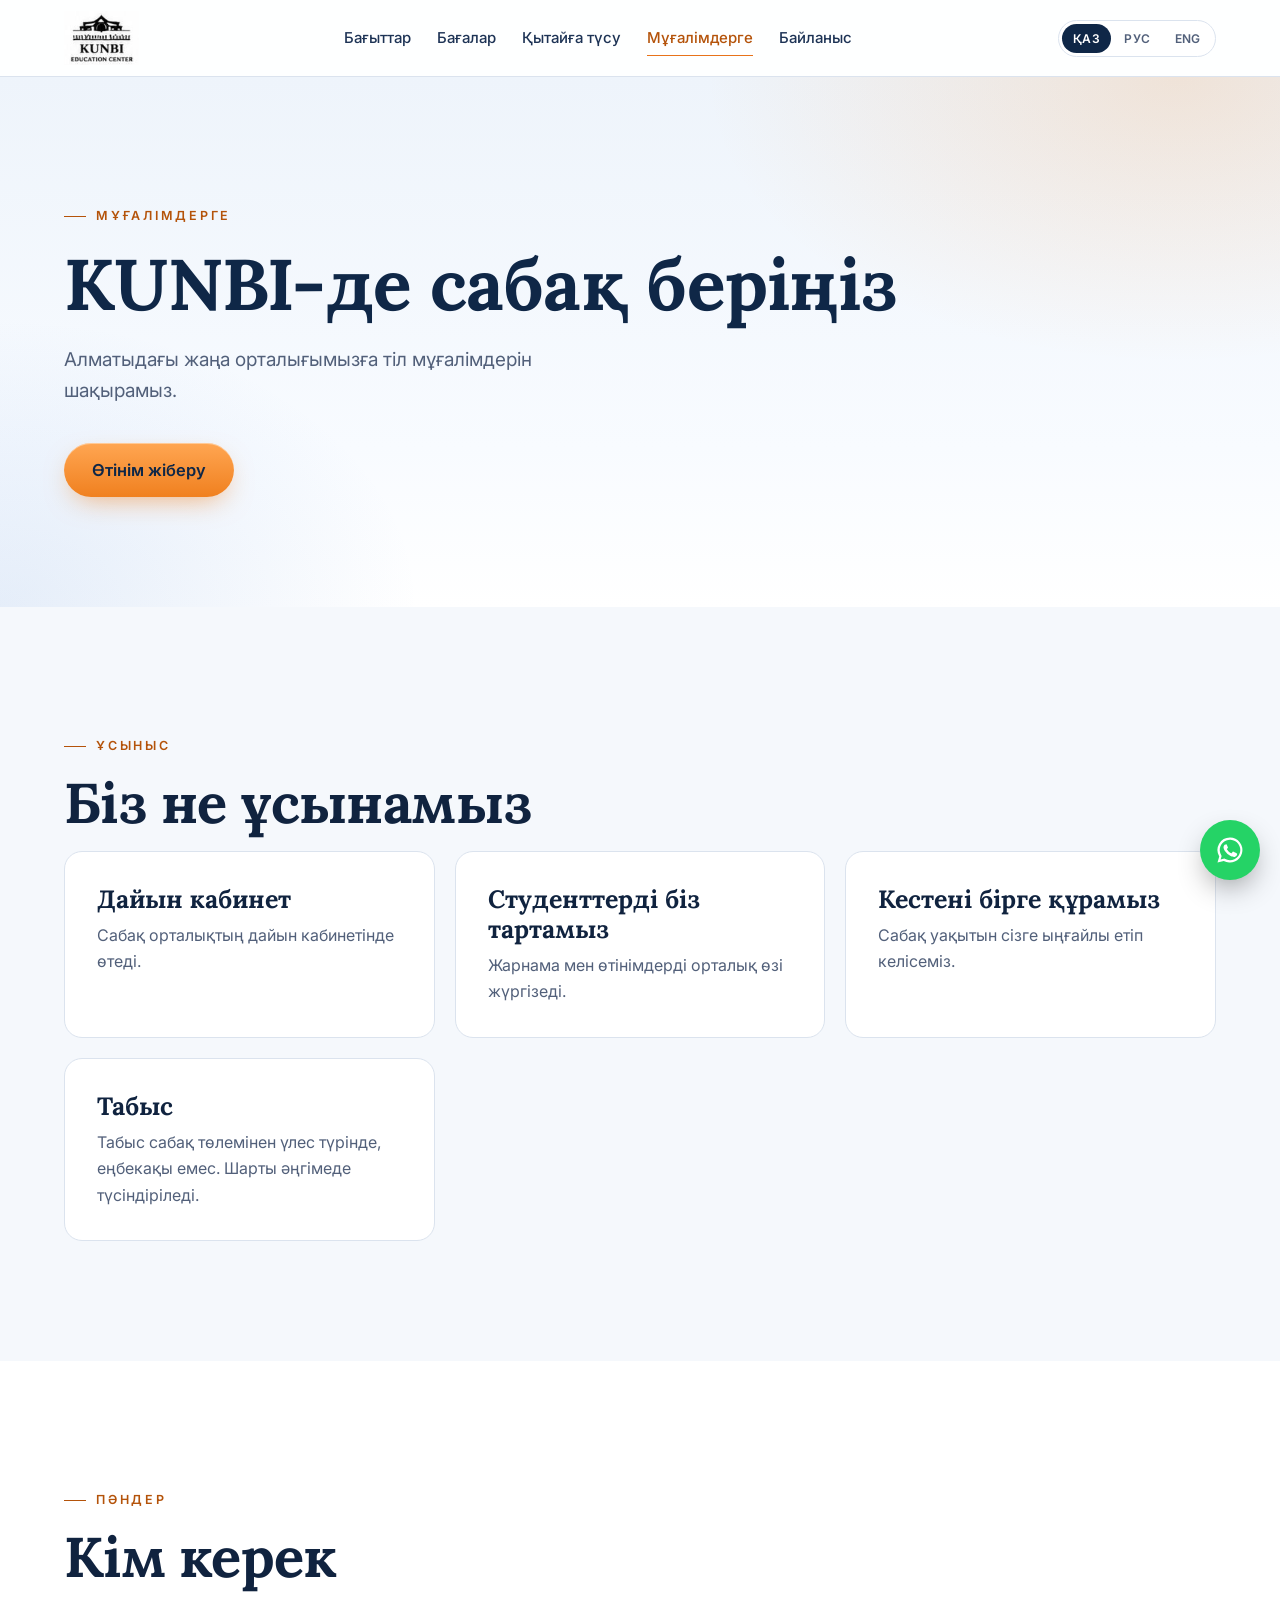
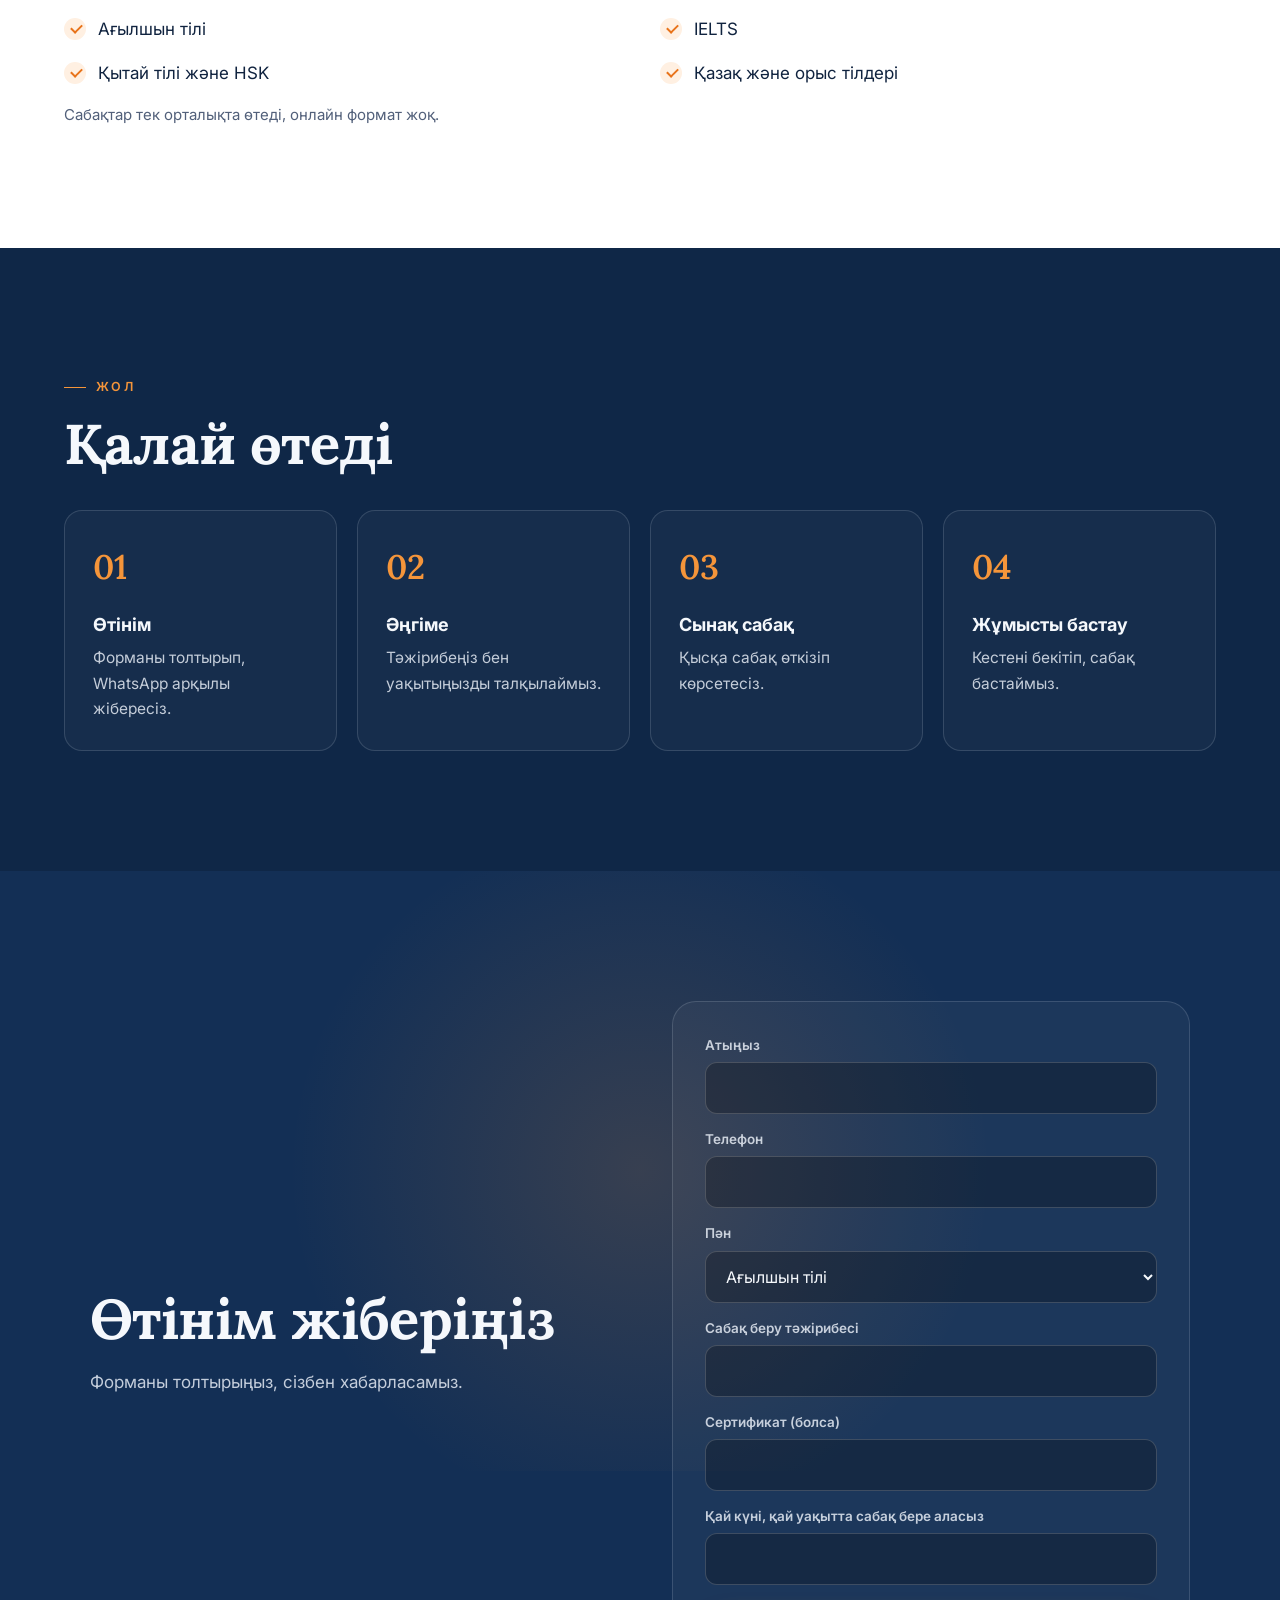
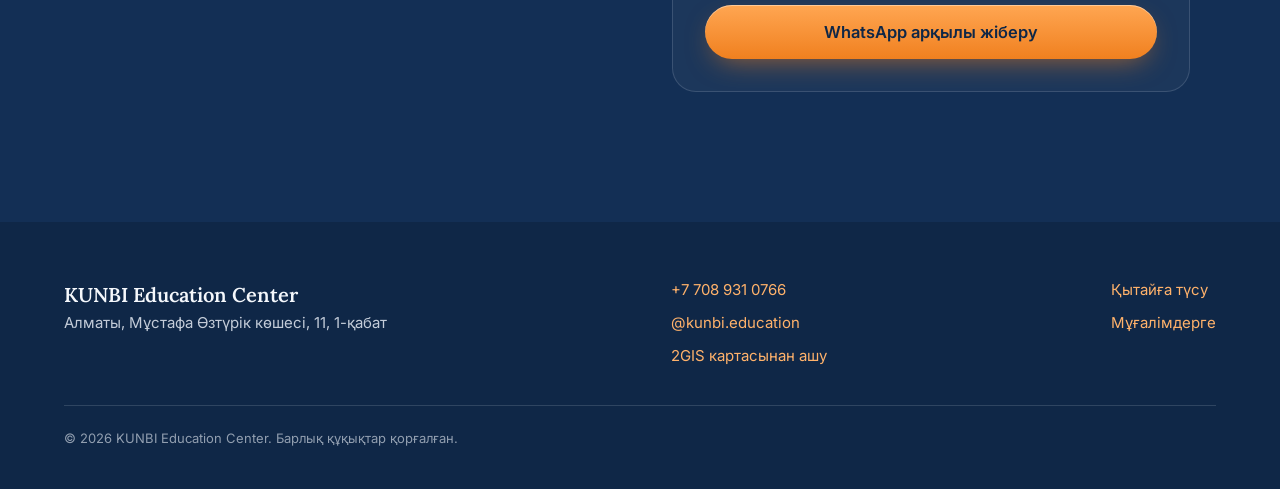
<file: teachers.html>
<!doctype html>
<html lang="kk">
<head>
<meta charset="utf-8">
<meta name="viewport" content="width=device-width, initial-scale=1">
<title>Мұғалімдерге, KUNBI</title>
<meta name="description" content="KUNBI Education Center мұғалімдерді шақырады. Алматы.">
<link rel="preconnect" href="https://fonts.googleapis.com"><link rel="preconnect" href="https://fonts.gstatic.com" crossorigin><link href="https://fonts.googleapis.com/css2?family=Inter:wght@400;500;600;700&family=Lora:ital,wght@0,500;0,600;0,700;1,500;1,600&display=swap" rel="stylesheet">
<link rel="stylesheet" href="site.css">
<link rel="icon" type="image/png" href="logo.png">
<link rel="canonical" href="https://tlnurkhan.github.io/kunbi/teachers.html">

</head>
<body>
<header><div class="container nav">
  <a href="index.html"><img src="logo.png" width="75" height="54" alt="KUNBI Education Center"></a>
  <nav aria-label="Main"><a href="programs.html" data-i18n="navPrograms">Бағыттар</a><a href="prices.html" data-i18n="navPrices">Бағалар</a><a href="china.html" data-i18n="navChina">Қытайға түсу</a><a aria-current="page" href="teachers.html" data-i18n="navTeachers">Мұғалімдерге</a><a href="contact.html" data-i18n="navContact">Байланыс</a></nav>
  <button class="menu-btn" type="button" aria-expanded="false" data-i18n="navMenu">Мәзір</button>
  <div class="lang"><button data-lang="kk">ҚАЗ</button><button data-lang="ru">РУС</button><button data-lang="en">ENG</button></div>
</div></header>
<main>
<section class="page-hero">
    <div class="container">
    <div class="eyebrow" data-i18n="heroEyebrow">Мұғалімдерге</div>
    <h1 data-i18n="heroTitle">KUNBI-де сабақ беріңіз</h1>
    <p class="subtitle" data-i18n="heroSub">Алматыдағы жаңа орталығымызға тіл мұғалімдерін шақырамыз.</p>
    <a class="btn-primary" href="#apply" data-i18n="cta">Өтінім жіберу</a>
  </div>
</section>
<section class="block"><div class="container">
  <div class="eyebrow" data-i18n="offerEyebrow">Ұсыныс</div>
  <h2 data-i18n="offerTitle">Біз не ұсынамыз</h2>
  <div class="grid"><article class="feature-card reveal"><h3 data-i18n="o1t">Дайын кабинет</h3><p data-i18n="o1d">Сабақ орталықтың дайын кабинетінде өтеді.</p></article><article class="feature-card reveal"><h3 data-i18n="o2t">Студенттерді біз тартамыз</h3><p data-i18n="o2d">Жарнама мен өтінімдерді орталық өзі жүргізеді.</p></article><article class="feature-card reveal"><h3 data-i18n="o3t">Кестені бірге құрамыз</h3><p data-i18n="o3d">Сабақ уақытын сізге ыңғайлы етіп келісеміз.</p></article><article class="feature-card reveal"><h3 data-i18n="o4t">Табыс</h3><p data-i18n="o4d">Табыс сабақ төлемінен үлес түрінде, еңбекақы емес. Шарты әңгімеде түсіндіріледі.</p></article></div>
</div></section>
<section class="block white"><div class="container">
  <div class="eyebrow" data-i18n="subjEyebrow">Пәндер</div>
  <h2 data-i18n="subjTitle">Кім керек</h2>
  <ul class="checks" style="margin-top:28px"><li data-i18n="p1">Ағылшын тілі</li><li data-i18n="p2">IELTS</li><li data-i18n="p3">Қытай тілі және HSK</li><li data-i18n="p4">Қазақ және орыс тілдері</li></ul>
  <p class="note" data-i18n="subjNote">Сабақтар тек орталықта өтеді, онлайн формат жоқ.</p>
</div></section>
<section class="block china"><div class="container">
  <div class="eyebrow" data-i18n="stepsEyebrow">Жол</div>
  <h2 data-i18n="stepsTitle">Қалай өтеді</h2>
  <ol class="steps" style="margin-top:36px"><li><strong data-i18n="s1t">Өтінім</strong><p data-i18n="s1d">Форманы толтырып, WhatsApp арқылы жібересіз.</p></li><li><strong data-i18n="s2t">Әңгіме</strong><p data-i18n="s2d">Тәжірибеңіз бен уақытыңызды талқылаймыз.</p></li><li><strong data-i18n="s3t">Сынақ сабақ</strong><p data-i18n="s3d">Қысқа сабақ өткізіп көрсетесіз.</p></li><li><strong data-i18n="s4t">Жұмысты бастау</strong><p data-i18n="s4d">Кестені бекітіп, сабақ бастаймыз.</p></li></ol>
</div></section>
<section class="closing-cta" id="apply">
  <div class="cta-grid"><div class="cta-copy"><h2 data-i18n="closeTitle">Өтінім жіберіңіз</h2><p data-i18n="closeSub">Форманы толтырыңыз, сізбен хабарласамыз.</p></div><form id="leadForm">
    <div><label for="fName" data-i18n="fName">Атыңыз</label><input id="fName" data-wa="fName" required autocomplete="name"></div>
    <div><label for="fPhone" data-i18n="fPhone">Телефон</label><input id="fPhone" data-wa="fPhone" required type="tel" autocomplete="tel"></div>
    <div><label for="fSubject" data-i18n="fSubject">Пән</label><select id="fSubject" data-wa="fSubject"></select></div>
    <div><label for="fExp" data-i18n="fExp">Сабақ беру тәжірибесі</label><input id="fExp" data-wa="fExp" required></div>
    <div><label for="fCert" data-i18n="fCert">Сертификат (болса)</label><input id="fCert" data-wa="fCert"></div>
    <div><label for="fTime" data-i18n="fTime">Қай күні, қай уақытта сабақ бере аласыз</label><input id="fTime" data-wa="fTime" required></div>
    <button class="btn-primary" type="submit" data-i18n="fSend">WhatsApp арқылы жіберу</button>
  </form></div>
</section>
</main>
<footer><div class="container">
  <div class="foot">
    <div><strong>KUNBI Education Center</strong><br><span data-i18n="addr">Алматы, Мұстафа Өзтүрік көшесі, 11, 1-қабат</span></div>
    <div class="foot-links"><a href="https://wa.me/77089310766" target="_blank" rel="noopener">+7 708 931 0766</a><a href="https://www.instagram.com/kunbi.education/" target="_blank" rel="noopener">@kunbi.education</a><a href="https://2gis.kz/almaty/firm/70000001110378743" target="_blank" rel="noopener" data-i18n="map">2GIS картасынан ашу</a></div>
    <div class="foot-links"><a href="china.html" data-i18n="navChina">Қытайға түсу</a><a href="teachers.html" data-i18n="navTeachers">Мұғалімдерге</a></div>
  </div>
  <div class="copy">© 2026 KUNBI Education Center. <span data-i18n="rights">Барлық құқықтар қорғалған.</span></div>
</div></footer>
<a class="wa-float" href="https://wa.me/77089310766" target="_blank" rel="noopener" data-i18n-aria="waAria"><svg viewBox="0 0 24 24" aria-hidden="true"><path d="M12 2a10 10 0 0 0-8.6 15.1L2 22l5-1.3A10 10 0 1 0 12 2zm0 18.2a8.2 8.2 0 0 1-4.2-1.2l-.3-.2-3 .8.8-2.9-.2-.3A8.2 8.2 0 1 1 12 20.2zm4.5-6.1c-.2-.1-1.5-.7-1.7-.8s-.4-.1-.6.1-.7.8-.8 1-.3.2-.5.1a6.7 6.7 0 0 1-3.3-2.9c-.3-.4.2-.4.7-1.4.1-.2 0-.3 0-.5l-.8-1.8c-.2-.5-.4-.4-.6-.4h-.5a1 1 0 0 0-.7.3 3 3 0 0 0-.9 2.2 5.2 5.2 0 0 0 1.1 2.8 11.9 11.9 0 0 0 4.6 4c1.7.7 2.4.8 3.2.7a2.8 2.8 0 0 0 1.8-1.3 2.3 2.3 0 0 0 .2-1.3c-.1-.1-.3-.2-.5-.3z"/></svg></a>
<script>
const WHATSAPP_NUMBER = "77089310766";
const TITLES = {"kk":"Мұғалімдерге, KUNBI","ru":"Преподавателям, KUNBI","en":"For teachers, KUNBI"};
const SELECTS = {"fSubject":["p1","p2","p3","p4"]};
const T = {"kk":{"rights":"Барлық құқықтар қорғалған.","waAria":"WhatsApp-қа жазу","map":"2GIS картасынан ашу","addr":"Алматы, Мұстафа Өзтүрік көшесі, 11, 1-қабат","navChina":"Қытайға түсу","navTeachers":"Мұғалімдерге","navMenu":"Мәзір","navPrograms":"Бағыттар","navPrices":"Бағалар","navChina":"Қытайға түсу","navTeachers":"Мұғалімдерге","navContact":"Байланыс","addr":"Алматы, Мұстафа Өзтүрік көшесі, 11, 1-қабат","hours":"Жұмыс уақыты: 9:00–19:30","map":"2GIS картасынан ашу","fName":"Атыңыз","fPhone":"Телефон","fSend":"WhatsApp арқылы жіберу","navHome":"Басты бет","heroEyebrow":"Мұғалімдерге","heroTitle":"KUNBI-де сабақ беріңіз","heroSub":"Алматыдағы жаңа орталығымызға тіл мұғалімдерін шақырамыз.","cta":"Өтінім жіберу","offerEyebrow":"Ұсыныс","offerTitle":"Біз не ұсынамыз","o1t":"Дайын кабинет","o1d":"Сабақ орталықтың дайын кабинетінде өтеді.","o2t":"Студенттерді біз тартамыз","o2d":"Жарнама мен өтінімдерді орталық өзі жүргізеді.","o3t":"Кестені бірге құрамыз","o3d":"Сабақ уақытын сізге ыңғайлы етіп келісеміз.","o4t":"Табыс","o4d":"Табыс сабақ төлемінен үлес түрінде, еңбекақы емес. Шарты әңгімеде түсіндіріледі.","subjEyebrow":"Пәндер","subjTitle":"Кім керек","p1":"Ағылшын тілі","p2":"IELTS","p3":"Қытай тілі және HSK","p4":"Қазақ және орыс тілдері","subjNote":"Сабақтар тек орталықта өтеді, онлайн формат жоқ.","stepsEyebrow":"Жол","stepsTitle":"Қалай өтеді","s1t":"Өтінім","s1d":"Форманы толтырып, WhatsApp арқылы жібересіз.","s2t":"Әңгіме","s2d":"Тәжірибеңіз бен уақытыңызды талқылаймыз.","s3t":"Сынақ сабақ","s3d":"Қысқа сабақ өткізіп көрсетесіз.","s4t":"Жұмысты бастау","s4d":"Кестені бекітіп, сабақ бастаймыз.","closeTitle":"Өтінім жіберіңіз","closeSub":"Форманы толтырыңыз, сізбен хабарласамыз.","fSubject":"Пән","fExp":"Сабақ беру тәжірибесі","fCert":"Сертификат (болса)","fTime":"Қай күні, қай уақытта сабақ бере аласыз","wa":"Сәлеметсіз бе! Мұғалім өтінімі."},"ru":{"rights":"Все права защищены.","waAria":"Написать в WhatsApp","map":"Открыть на карте 2GIS","addr":"Алматы, улица Мустафы Озтюрка, 11, 1 этаж","navChina":"Поступление в Китай","navTeachers":"Преподавателям","navMenu":"Меню","navPrograms":"Направления","navPrices":"Цены","navChina":"Поступление в Китай","navTeachers":"Преподавателям","navContact":"Контакты","addr":"Алматы, улица Мустафы Озтюрка, 11, 1 этаж","hours":"Время работы: 9:00–19:30","map":"Открыть на карте 2GIS","fName":"Ваше имя","fPhone":"Телефон","fSend":"Отправить в WhatsApp","navHome":"Главная","heroEyebrow":"Преподавателям","heroTitle":"Преподавайте в KUNBI","heroSub":"Приглашаем преподавателей языков в наш новый центр в Алматы.","cta":"Отправить заявку","offerEyebrow":"Предложение","offerTitle":"Что мы предлагаем","o1t":"Готовый кабинет","o1d":"Занятия проходят в готовом кабинете центра.","o2t":"Учеников привлекаем мы","o2d":"Рекламу и заявки центр ведёт сам.","o3t":"Расписание составляем вместе","o3d":"Согласуем удобное для вас время занятий.","o4t":"Доход","o4d":"Доход выплачивается долей от оплаты занятий, не окладом. Условия объясним на встрече.","subjEyebrow":"Предметы","subjTitle":"Кого мы ищем","p1":"Английский язык","p2":"IELTS","p3":"Китайский язык и HSK","p4":"Казахский и русский языки","subjNote":"Занятия проходят только в центре, онлайн-формата нет.","stepsEyebrow":"Путь","stepsTitle":"Как всё проходит","s1t":"Заявка","s1d":"Заполняете форму и отправляете в WhatsApp.","s2t":"Разговор","s2d":"Обсуждаем ваш опыт и удобное время.","s3t":"Пробный урок","s3d":"Проводите короткое занятие.","s4t":"Начало работы","s4d":"Утверждаем расписание и начинаем занятия.","closeTitle":"Отправьте заявку","closeSub":"Заполните форму, и мы свяжемся с вами.","fSubject":"Предмет","fExp":"Опыт преподавания","fCert":"Сертификат (если есть)","fTime":"В какие дни и часы можете преподавать","wa":"Здравствуйте! Заявка преподавателя."},"en":{"rights":"All rights reserved.","waAria":"Message us on WhatsApp","map":"Open in 2GIS","addr":"11 Mustafa Ozturk Street, 1st floor, Almaty","navChina":"Study in China","navTeachers":"For teachers","navMenu":"Menu","navPrograms":"Programs","navPrices":"Prices","navChina":"Study in China","navTeachers":"For teachers","navContact":"Contact","addr":"11 Mustafa Ozturk Street, 1st floor, Almaty","hours":"Opening hours: 9:00–19:30","map":"Open in 2GIS","fName":"Your name","fPhone":"Phone","fSend":"Send via WhatsApp","navHome":"Home","heroEyebrow":"For teachers","heroTitle":"Teach at KUNBI","heroSub":"We are inviting language teachers to our new center in Almaty.","cta":"Send an application","offerEyebrow":"The offer","offerTitle":"What we offer","o1t":"A ready classroom","o1d":"Lessons take place in the center's ready classroom.","o2t":"We bring the students","o2d":"The center handles advertising and enquiries.","o3t":"We plan the schedule together","o3d":"We agree lesson times that work for you.","o4t":"Income","o4d":"Income is a share of lesson payments, not a salary. We explain the terms when we meet.","subjEyebrow":"Subjects","subjTitle":"Who we are looking for","p1":"English","p2":"IELTS","p3":"Chinese and HSK","p4":"Kazakh and Russian","subjNote":"Lessons take place only at the center. There is no online format.","stepsEyebrow":"The path","stepsTitle":"How it works","s1t":"Application","s1d":"Fill in the form and send it via WhatsApp.","s2t":"Conversation","s2d":"We discuss your experience and availability.","s3t":"Trial lesson","s3d":"You teach a short lesson.","s4t":"Start teaching","s4d":"We confirm the schedule and begin.","closeTitle":"Send your application","closeSub":"Fill in the form and we will contact you.","fSubject":"Subject","fExp":"Teaching experience","fCert":"Certificate (if any)","fTime":"Which days and hours can you teach","wa":"Hello! Teacher application."}};
let lang="kk";
function save(l){try{localStorage.setItem("kunbi-lang",l)}catch(e){}}
function load(){try{return localStorage.getItem("kunbi-lang")}catch(e){return null}}
function setLang(l){
  lang=l;save(l);document.documentElement.lang=l;document.title=TITLES[l];
  document.querySelectorAll("[data-i18n]").forEach(e=>{const v=T[l][e.dataset.i18n];if(v!=null)e.textContent=v});document.querySelectorAll("[data-i18n-aria]").forEach(e=>e.setAttribute("aria-label",T[l][e.dataset.i18nAria]));
  document.querySelectorAll(".lang button").forEach(b=>b.setAttribute("aria-pressed",b.dataset.lang===l));
  Object.keys(SELECTS).forEach(id=>{
    const s=document.getElementById(id),v=s.selectedIndex;s.innerHTML="";
    SELECTS[id].forEach(k=>{const o=document.createElement("option");o.textContent=T[l][k];s.appendChild(o)});
    s.selectedIndex=Math.max(v,0);
  });
}
document.querySelectorAll(".lang button").forEach(b=>b.onclick=()=>setLang(b.dataset.lang));
document.getElementById("leadForm").addEventListener("submit",e=>{
  e.preventDefault();
  const t=T[lang],lines=[t.wa];
  document.querySelectorAll("[data-wa]").forEach(f=>{if(f.value.trim())lines.push(t[f.dataset.wa]+": "+f.value.trim())});
  window.open("https://wa.me/"+WHATSAPP_NUMBER+"?text="+encodeURIComponent(lines.join("\n")),"_blank","noopener");
});
const saved=load();setLang(T[saved]?saved:"kk");
</script>
<script>
(function(){const b=document.querySelector(".menu-btn"),n=document.querySelector(".nav nav");
b.onclick=()=>{const o=n.classList.toggle("open");b.setAttribute("aria-expanded",o)};
n.querySelectorAll("a").forEach(a=>a.addEventListener("click",()=>{n.classList.remove("open");b.setAttribute("aria-expanded",false)}));})();
</script>
<script>(function(){const els=document.querySelectorAll(".reveal");if(!("IntersectionObserver" in window)){els.forEach(e=>e.classList.add("in"));return}const io=new IntersectionObserver(es=>es.forEach(e=>{if(e.isIntersecting){e.target.classList.add("in");io.unobserve(e.target)}}),{rootMargin:"0px 0px -8% 0px"});els.forEach(e=>io.observe(e));})();</script>
</body>
</html>
</file>
<file: site.css>
/* KUNBI Education Center: shared design system */
:root{
  --ink:#0e0d0b;--ink-2:#171512;--ink-3:#221f1a;
  --paper:#f7f4ec;--paper-2:#efeadd;--white:#ffffff;
  --gold:#b88a2e;--gold-ink:#7f5d14;--gold-2:#d4ad5c;--gold-3:#ecd49b;
  --muted:#5f5a50;--muted-dark:rgba(247,244,236,.72);--muted-dark-2:rgba(247,244,236,.5);
  --line:#e3dccb;--line-dark:rgba(247,244,236,.12);
  --radius:18px;--radius-sm:12px;
  --shadow:0 1px 2px rgba(14,13,11,.04),0 12px 32px -12px rgba(14,13,11,.14);
  --serif:Lora,Georgia,"Times New Roman",serif;
  --sans:Inter,system-ui,-apple-system,"Segoe UI",sans-serif;
}
*{box-sizing:border-box;margin:0}
html{scroll-behavior:smooth;scroll-padding-top:88px;-webkit-text-size-adjust:100%}
body{font-family:var(--sans);color:var(--ink);background:var(--paper);font-size:17px;line-height:1.65;-webkit-font-smoothing:antialiased;text-rendering:optimizeLegibility}
img{max-width:100%;display:block}
a{color:inherit}
.container{max-width:1200px;margin:0 auto;padding:0 24px}

/* Header */
header{position:sticky;top:0;z-index:50;background:rgba(255,255,255,.86);backdrop-filter:saturate(1.4) blur(14px);-webkit-backdrop-filter:saturate(1.4) blur(14px);border-bottom:1px solid var(--line)}
.nav{display:flex;align-items:center;justify-content:space-between;gap:16px;height:76px}
.nav>a{display:flex;align-items:center;flex:none}
.nav img{height:54px;width:auto}
.nav nav{display:flex;gap:26px;font-weight:500;font-size:15px;white-space:nowrap}
.nav nav a{text-decoration:none;position:relative;padding:6px 0;color:#2b2822}
.nav nav a::after{content:"";position:absolute;left:0;right:100%;bottom:0;height:1.5px;background:var(--gold);transition:right .3s ease}
.nav nav a:hover::after{right:0}
.lang{display:flex;gap:2px;padding:3px;border:1px solid var(--line);border-radius:999px;background:var(--white)}
.lang button{border:0;background:none;font:600 12px var(--sans);letter-spacing:.04em;padding:7px 11px;border-radius:999px;cursor:pointer;color:var(--muted)}
.lang button[aria-pressed=true]{background:var(--ink);color:var(--white)}
.menu-btn{display:none;margin-left:auto;border:1px solid var(--ink);background:var(--ink);color:var(--white);font:600 14px var(--sans);padding:9px 14px;border-radius:999px;cursor:pointer}

/* Type */
.eyebrow{display:inline-flex;align-items:center;gap:10px;font-size:12.5px;font-weight:600;letter-spacing:.22em;text-transform:uppercase;color:var(--gold-ink)}
.eyebrow::before{content:"";width:22px;height:1px;background:currentColor}
h1,h2,.display{font-family:var(--serif);font-weight:700;letter-spacing:-.01em}
h2{font-size:clamp(34px,4.4vw,56px);line-height:1.08;margin:16px 0 18px}
h2 em,h1 em{font-style:italic;color:var(--gold-2);font-weight:600}
.lead{color:var(--muted);max-width:640px;font-size:18px;margin-bottom:48px}
.section-head{max-width:760px}
.section-head.center{margin:0 auto;text-align:center}
.section-head.center .eyebrow{justify-content:center}
.section-head.center .lead{margin-left:auto;margin-right:auto}

/* Buttons */
.btn-primary,.btn-ghost{display:inline-flex;align-items:center;justify-content:center;gap:10px;font:600 16.5px var(--sans);text-decoration:none;border-radius:999px;cursor:pointer;transition:transform .25s ease,box-shadow .25s ease,background .25s ease,color .25s ease;min-height:54px;padding:0 28px;border:0}
.btn-primary{background:linear-gradient(180deg,var(--gold-3),var(--gold-2));color:var(--ink);box-shadow:0 10px 30px -10px rgba(212,173,92,.7),inset 0 1px 0 rgba(255,255,255,.5)}
.btn-primary:hover{transform:translateY(-2px);box-shadow:0 16px 36px -10px rgba(212,173,92,.85),inset 0 1px 0 rgba(255,255,255,.5)}
.btn-primary svg,.btn-ghost svg{width:18px;height:18px}
.btn-ghost{background:transparent;color:inherit;border:1px solid currentColor;opacity:.92}
.btn-ghost:hover{background:rgba(255,255,255,.08);transform:translateY(-2px)}

/* Hero (main page) */
.hero{position:relative;overflow:hidden;background:var(--ink);color:var(--paper);padding:110px 0 0}
.hero::before{content:"";position:absolute;inset:0;background:radial-gradient(900px 500px at 85% 10%,rgba(212,173,92,.18),transparent 60%),radial-gradient(700px 500px at 0% 100%,rgba(212,173,92,.09),transparent 60%);pointer-events:none}
.hero::after{content:"";position:absolute;inset:0;background-image:linear-gradient(rgba(247,244,236,.035) 1px,transparent 1px),linear-gradient(90deg,rgba(247,244,236,.035) 1px,transparent 1px);background-size:64px 64px;mask-image:radial-gradient(ellipse at 70% 30%,#000 10%,transparent 70%);-webkit-mask-image:radial-gradient(ellipse at 70% 30%,#000 10%,transparent 70%);pointer-events:none}
.hero .container{position:relative;z-index:1}
.hero-grid{display:grid;grid-template-columns:1.15fr .85fr;gap:56px;align-items:center}
.hero .eyebrow{color:var(--gold-2)}
.hero h1{font-size:clamp(44px,6.2vw,82px);line-height:1.02;margin:22px 0 24px}
.subtitle{font-size:19px;color:var(--muted-dark);max-width:580px;margin-bottom:36px}
.hero-ctas{display:flex;flex-wrap:wrap;gap:12px}
.hero-note{margin-top:18px;font-size:14px;color:var(--muted-dark-2);display:flex;align-items:center;gap:8px}
.hero-note::before{content:"";width:7px;height:7px;border-radius:50%;background:#5fd38d;box-shadow:0 0 0 4px rgba(95,211,141,.18)}
.hero-panel{position:relative;border:1px solid var(--line-dark);border-radius:24px;background:linear-gradient(160deg,rgba(247,244,236,.07),rgba(247,244,236,.02));padding:30px;box-shadow:0 30px 80px -30px rgba(0,0,0,.6);backdrop-filter:blur(6px)}
.hero-panel .panel-title{font:600 13px var(--sans);letter-spacing:.18em;text-transform:uppercase;color:var(--gold-2);margin-bottom:14px}
.hero-panel ul{list-style:none;padding:0}
.hero-panel li{display:flex;align-items:center;justify-content:space-between;gap:12px;padding:14px 0;border-bottom:1px solid var(--line-dark);font-size:16.5px}
.hero-panel li:last-child{border-bottom:0}
.hero-panel li span:last-child{font-size:13px;color:var(--muted-dark-2);white-space:nowrap}
.hero-panel .badge{position:absolute;top:-14px;right:22px;background:var(--gold-2);color:var(--ink);font:700 12px var(--sans);letter-spacing:.06em;text-transform:uppercase;padding:7px 12px;border-radius:999px}
.trust{position:relative;z-index:1;margin-top:90px;border-top:1px solid var(--line-dark);display:grid;grid-template-columns:repeat(4,1fr)}
.trust div{padding:28px 24px 32px;border-right:1px solid var(--line-dark)}
.trust div:last-child{border-right:0}
.trust strong{display:block;font-family:var(--serif);font-size:30px;color:var(--gold-3);font-weight:600;line-height:1.1}
.trust span{font-size:14.5px;color:var(--muted-dark)}

/* Sections */
section.block{padding:120px 0}
.white{background:var(--white)}
.grid{display:grid;grid-template-columns:repeat(3,1fr);gap:20px}
.feature-card{position:relative;background:var(--white);border:1px solid var(--line);border-radius:var(--radius);padding:32px;transition:transform .35s ease,border-color .35s ease,box-shadow .35s ease;overflow:hidden}
.white .feature-card{background:var(--paper)}
.feature-card:hover{transform:translateY(-6px);border-color:var(--gold-2);box-shadow:var(--shadow)}
.feature-card .icon{width:52px;height:52px;border-radius:14px;display:grid;place-items:center;background:var(--ink);margin-bottom:22px}
.feature-card svg{width:24px;height:24px;stroke:var(--gold-2);fill:none;stroke-width:1.7;stroke-linecap:round;stroke-linejoin:round}
.feature-card h3{font-family:var(--serif);font-size:25px;font-weight:700;margin-bottom:8px;line-height:1.2}
.feature-card p{font-size:16px;color:var(--muted)}
.tags{display:flex;flex-wrap:wrap;gap:6px;margin-top:18px}
.tags span{font-size:12.5px;font-weight:600;color:#6b5320;background:#f6ecd4;border-radius:999px;padding:5px 10px}
.programs-grid{grid-template-columns:repeat(6,1fr)}
.programs-grid .feature-card{grid-column:span 2}
.programs-grid .feature-card.wide{grid-column:span 3}

/* Why */
.why{display:grid;grid-template-columns:repeat(4,1fr);gap:0;border-top:1px solid var(--line);border-left:1px solid var(--line)}
.why div{padding:34px 28px;border-right:1px solid var(--line);border-bottom:1px solid var(--line);background:var(--white)}
.why b{display:block;font-family:var(--serif);font-size:44px;color:var(--gold);font-weight:600;line-height:1;margin-bottom:18px}
.why h3{font-size:19px;font-weight:700;margin-bottom:8px}
.why p{font-size:15.5px;color:var(--muted)}

/* Prices */
.tabs{display:inline-flex;flex-wrap:wrap;gap:4px;margin-bottom:26px;padding:4px;border-radius:999px;background:var(--paper-2)}
.tabs button{border:0;background:transparent;padding:11px 20px;border-radius:999px;font:600 15px var(--sans);cursor:pointer;color:var(--muted)}
.tabs button[aria-selected=true]{background:var(--ink);color:var(--white)}
.table-wrap{overflow-x:auto;border:1px solid var(--line);border-radius:var(--radius);background:var(--white)}
table{width:100%;border-collapse:collapse;min-width:540px}
th,td{text-align:left;padding:20px 24px;border-bottom:1px solid var(--line);font-size:16.5px}
tbody tr:last-child td{border-bottom:0}
th{font-size:12.5px;letter-spacing:.12em;text-transform:uppercase;color:var(--muted);font-weight:600;background:var(--paper)}
td:first-child{font-weight:600}
td:not(:first-child){font-variant-numeric:tabular-nums;font-weight:500}
tbody tr:hover td{background:#fbf8f1}
.note{margin-top:16px;font-size:15px;color:var(--muted)}

/* Dark band + steps */
.china,.dark{background:var(--ink);color:var(--paper);position:relative;overflow:hidden}
.china .lead,.dark .lead{color:var(--muted-dark)}
.china .eyebrow,.dark .eyebrow{color:var(--gold-2)}
.steps{list-style:none;padding:0;display:grid;grid-template-columns:repeat(4,1fr);gap:20px;counter-reset:s}
.steps li{counter-increment:s;border:1px solid var(--line-dark);border-radius:var(--radius);padding:28px;background:rgba(247,244,236,.03)}
.steps li::before{content:"0" counter(s);display:block;font-family:var(--serif);font-weight:600;font-size:34px;color:var(--gold-2);margin-bottom:14px}
.steps p{color:var(--muted-dark);font-size:15.5px}
.steps strong{display:block;margin-bottom:6px;font-size:18px}
.light-steps .steps li{border-color:var(--line);background:var(--white)}
.light-steps .steps p{color:var(--muted)}
.light-steps .steps li::before{color:var(--gold)}
.disclaimer{margin-top:32px;font-size:15px;color:var(--muted-dark)}
.split{display:grid;grid-template-columns:1fr auto;gap:40px;align-items:end}

/* FAQ */
.faq{max-width:860px}
.section-head.center+.faq{margin:0 auto}
.faq details{border-bottom:1px solid var(--line);padding:22px 0}
.faq summary{font-weight:600;font-size:18px;cursor:pointer;list-style:none;display:flex;justify-content:space-between;gap:20px}
.faq summary::-webkit-details-marker{display:none}
.faq summary::after{content:"+";font:400 26px/1 var(--sans);color:var(--gold);transition:transform .25s ease}
.faq details[open] summary::after{transform:rotate(45deg)}
.faq p{color:var(--muted);margin-top:12px;max-width:760px}

/* Checks */
.checks{list-style:none;padding:0;display:grid;grid-template-columns:repeat(2,1fr);gap:16px 40px}
.checks li{padding-left:34px;position:relative;font-size:17px}
.checks li::before{content:"";position:absolute;left:0;top:3px;width:22px;height:22px;border-radius:50%;background:#f6ecd4}
.checks li::after{content:"";position:absolute;left:7px;top:9px;width:9px;height:5px;border-left:2px solid var(--gold);border-bottom:2px solid var(--gold);transform:rotate(-45deg)}

/* Closing CTA + form */
.closing-cta{background:var(--ink-2);color:var(--paper);padding:130px 24px;position:relative;overflow:hidden}
.closing-cta::before{content:"";position:absolute;left:50%;top:0;width:900px;height:600px;transform:translateX(-50%);background:radial-gradient(circle,rgba(212,173,92,.16),transparent 65%);pointer-events:none}
.cta-grid{position:relative;max-width:1100px;margin:0 auto;display:grid;grid-template-columns:1fr 1fr;gap:64px;align-items:center}
.closing-cta h2{position:relative}
.closing-cta>p,.cta-copy p{color:var(--muted-dark);max-width:520px;margin-bottom:24px;position:relative}
.cta-points{list-style:none;padding:0;display:grid;gap:12px;margin-top:8px}
.cta-points li{display:flex;gap:12px;align-items:center;color:var(--muted-dark)}
.cta-points li::before{content:"";flex:none;width:8px;height:8px;border-radius:50%;background:var(--gold-2)}
form{position:relative;display:grid;gap:14px;text-align:left;background:rgba(247,244,236,.04);border:1px solid var(--line-dark);border-radius:24px;padding:32px;max-width:520px;width:100%;margin:0 auto}
label{font-size:13.5px;font-weight:600;color:var(--muted-dark);display:block;margin-bottom:6px}
input,select{width:100%;min-height:52px;padding:0 16px;border-radius:12px;border:1px solid rgba(247,244,236,.18);background:rgba(0,0,0,.25);color:var(--paper);font:16px var(--sans);transition:border-color .2s ease,background .2s ease}
input:focus,select:focus{outline:none;border-color:var(--gold-2);background:rgba(0,0,0,.4)}
select option{color:#111}
form .btn-primary{width:100%;margin-top:6px}
.form-msg{min-height:20px;font-size:14px;color:var(--gold-3);text-align:center}
.form-legal{font-size:12.5px;color:var(--muted-dark-2);text-align:center}

/* Map */
.map-frame{display:block;width:100%;height:460px;border:1px solid var(--line);border-radius:var(--radius);background:var(--paper)}
.map-wrap{display:grid;grid-template-columns:.8fr 1.2fr;gap:40px;align-items:center}
.contact-list{list-style:none;padding:0;display:grid;gap:18px;margin:24px 0 28px}
.contact-list li{display:grid;gap:2px}
.contact-list small{font-size:12px;letter-spacing:.14em;text-transform:uppercase;color:var(--muted);font-weight:600}
.contact-list a,.contact-list span{font-size:18px;font-weight:600;text-decoration:none}

/* Footer */
footer{background:var(--ink);color:var(--muted-dark);padding:56px 0 40px;font-size:15px}
.foot{display:flex;flex-wrap:wrap;gap:32px;justify-content:space-between;align-items:flex-start}
.foot strong{color:var(--paper);font-family:var(--serif);font-size:20px;font-weight:600}
footer a{color:var(--gold-3);text-decoration:none}
footer a:hover{text-decoration:underline}
.foot-links{display:grid;gap:8px}
.copy{margin-top:36px;padding-top:22px;border-top:1px solid var(--line-dark);font-size:13px;color:var(--muted-dark-2)}

/* Floating WhatsApp */
.wa-float{position:fixed;right:20px;bottom:20px;z-index:60;width:60px;height:60px;border-radius:50%;background:#25d366;display:grid;place-items:center;box-shadow:0 12px 30px -8px rgba(0,0,0,.45);transition:transform .25s ease}
.wa-float:hover{transform:scale(1.07)}
.wa-float svg{width:30px;height:30px;fill:#fff}

/* Sub-page hero */
.page-hero{position:relative;overflow:hidden;background:var(--ink);color:var(--paper);padding:120px 0 110px}
.page-hero::before{content:"";position:absolute;inset:0;background:radial-gradient(800px 460px at 85% 0%,rgba(212,173,92,.18),transparent 60%);pointer-events:none}
.page-hero .container{position:relative}
.page-hero .eyebrow{color:var(--gold-2)}
.page-hero h1{font-size:clamp(40px,5.6vw,72px);line-height:1.05;margin:20px 0 22px;max-width:920px}
.hero-shapes-back,.hero-shapes-mid,.shape,.glow{display:none}

:focus-visible{outline:2px solid var(--gold-2);outline-offset:3px;border-radius:6px}
.reveal{opacity:0;transform:translateY(24px);transition:opacity .8s ease,transform .8s ease}
.reveal.in{opacity:1;transform:none}

@media (max-width:1080px){
  .menu-btn{display:block}
  .nav nav{display:none}
  .nav nav.open{display:flex;flex-direction:column;gap:0;position:absolute;top:76px;left:0;right:0;background:var(--white);border-bottom:1px solid var(--line);padding:8px 24px 16px;font-size:17px;box-shadow:var(--shadow)}
  .nav nav.open a{padding:15px 0;border-bottom:1px solid var(--line)}
  .nav nav.open a:last-child{border-bottom:0}
  .nav nav.open a::after{display:none}
}
@media (max-width:960px){
  .hero-grid,.cta-grid,.map-wrap,.split{grid-template-columns:1fr}
  .hero-panel{max-width:520px}
  .trust{grid-template-columns:repeat(2,1fr)}
  .trust div:nth-child(2){border-right:0}
  .trust div:nth-child(-n+2){border-bottom:1px solid var(--line-dark)}
  .grid,.programs-grid{grid-template-columns:repeat(2,1fr)}
  .programs-grid .feature-card,.programs-grid .feature-card.wide{grid-column:span 1}
  .programs-grid .feature-card.wide:last-child{grid-column:1/-1}
  .why{grid-template-columns:repeat(2,1fr)}
  .steps{grid-template-columns:repeat(2,1fr)}
}
@media (max-width:600px){
  body{font-size:16px}
  section.block{padding:80px 0}
  .hero{padding-top:64px}
  .nav{height:68px}
  .nav img{height:46px}
  .nav nav.open{top:68px}
  .lang button{padding:6px 8px}
  .menu-btn{padding:8px 12px}
  .grid,.programs-grid,.why,.steps,.checks{grid-template-columns:1fr}
  .programs-grid .feature-card.wide:last-child{grid-column:auto}
  .trust{margin-top:64px}
  .trust div{padding:20px 16px 22px}
  .trust strong{font-size:24px}
  .hero-ctas .btn-primary,.hero-ctas .btn-ghost{width:100%}
  .closing-cta{padding:84px 20px}
  form{padding:22px}
  .map-frame{height:340px}
  .feature-card{padding:26px}
  .page-hero{padding:76px 0 70px}
  .wa-float{width:54px;height:54px;right:14px;bottom:14px}
}
@media (prefers-reduced-motion:reduce){*{transition:none!important;animation:none!important}html{scroll-behavior:auto}.reveal{opacity:1;transform:none}}

/* teasers + program detail */
.feature-card .more{display:inline-flex;align-items:center;gap:6px;margin-top:18px;font-weight:600;font-size:15px;color:var(--gold-ink);text-decoration:none}
.feature-card .more svg{width:16px;height:16px;transition:transform .25s ease}
a.feature-card{text-decoration:none;color:inherit;display:block}
a.feature-card:hover .more svg{transform:translateX(4px)}
.center-cta{text-align:center;margin-top:40px}
.price-teaser{display:grid;grid-template-columns:1.1fr 1fr;gap:56px;align-items:center}
.price-stats{display:grid;gap:12px}
.price-stats div{display:flex;justify-content:space-between;align-items:baseline;gap:16px;padding:20px 24px;border:1px solid var(--line);border-radius:var(--radius-sm);background:var(--paper)}
.price-stats strong{font-family:var(--serif);font-size:28px;font-weight:600}
.price-stats span{color:var(--muted);font-size:15px;text-align:right}
.band{display:flex;flex-wrap:wrap;gap:24px;align-items:center;justify-content:space-between;border:1px solid var(--line);border-radius:24px;background:var(--white);padding:40px 44px}
.band h2{font-size:clamp(28px,3vw,40px);margin:10px 0 8px}
.band p{color:var(--muted);max-width:560px}
.prog-nav{display:flex;flex-wrap:wrap;gap:8px;margin-bottom:56px}
.prog-nav a{text-decoration:none;font-weight:600;font-size:15px;padding:10px 18px;border-radius:999px;border:1px solid var(--line);background:var(--white)}
.prog-nav a:hover{border-color:var(--gold-2)}
.program{display:grid;grid-template-columns:.9fr 1.1fr;gap:56px;padding:56px 0;border-top:1px solid var(--line);scroll-margin-top:96px}
.program:first-of-type{border-top:0;padding-top:0}
.program .icon{width:60px;height:60px;border-radius:16px;display:grid;place-items:center;background:var(--ink);margin-bottom:22px}
.program .icon svg{width:28px;height:28px;stroke:var(--gold-2);fill:none;stroke-width:1.7;stroke-linecap:round;stroke-linejoin:round}
.program h2{font-size:clamp(30px,3.4vw,44px);margin:0 0 12px}
.program>div>p{color:var(--muted);font-size:18px;margin-bottom:24px}
.facts{display:grid;grid-template-columns:1fr 1fr;gap:1px;background:var(--line);border:1px solid var(--line);border-radius:var(--radius);overflow:hidden;margin-bottom:24px}
.facts div{background:var(--white);padding:18px 20px}
.facts small{display:block;font-size:12px;letter-spacing:.12em;text-transform:uppercase;color:var(--muted);font-weight:600;margin-bottom:4px}
.facts span{font-weight:600}
.learn-title{font-size:13px;letter-spacing:.14em;text-transform:uppercase;color:var(--gold-ink);font-weight:700;margin-bottom:14px}
.program .checks{grid-template-columns:1fr}
@media (max-width:960px){.price-teaser,.program{grid-template-columns:1fr;gap:28px}.band{padding:30px}}
@media (max-width:600px){.facts{grid-template-columns:1fr}.band{padding:24px}.price-stats div{flex-direction:column;align-items:flex-start}.price-stats span{text-align:left}}

/* Always-visible navigation */
.menu-btn{display:none!important}
@media (max-width:1080px){
  .nav nav,.nav nav.open{display:flex;position:static;flex-direction:row;gap:18px;font-size:14.5px;padding:0;border:0;box-shadow:none;background:none}
  .nav nav a,.nav nav.open a{padding:6px 0;border:0}
}
@media (max-width:820px){
  header .nav{flex-wrap:wrap;height:auto;padding-top:10px;padding-bottom:0;row-gap:6px}
  .nav nav,.nav nav.open{order:3;width:100%;overflow-x:auto;gap:8px;padding:4px 0 10px;scrollbar-width:none;-webkit-overflow-scrolling:touch}
  .nav nav::-webkit-scrollbar{display:none}
  .nav nav a,.nav nav.open a{flex:none;padding:8px 14px;border:1px solid var(--line);border-radius:999px;background:var(--white);font-size:14px}
  .nav nav a::after{display:none}
  .nav nav a[aria-current=page]{background:var(--ink);color:var(--white);border-color:var(--ink)}
  html{scroll-padding-top:130px}
}
.nav nav a[aria-current=page]{color:var(--gold-ink)}
.nav nav a[aria-current=page]::after{right:0}

/* ===== Palette: white + navy + orange ===== */
:root{
  --ink:#0f2747;--ink-2:#132f55;--ink-3:#1a3a66;
  --paper:#f5f8fc;--paper-2:#e8eef7;
  --gold:#e8731a;--gold-2:#f5953a;--gold-3:#ffb26b;--gold-ink:#b4530a;
  --muted:#52607a;--line:#dbe3ee;
  --muted-dark:rgba(240,245,252,.8);--muted-dark-2:rgba(240,245,252,.58);
  --line-dark:rgba(240,245,252,.14);
  --shadow:0 1px 2px rgba(15,39,71,.05),0 14px 34px -14px rgba(15,39,71,.2);
}
body{color:#10233f}
.hero::before{background:radial-gradient(900px 520px at 88% 0%,rgba(245,149,58,.22),transparent 60%),radial-gradient(800px 520px at 0% 100%,rgba(72,132,214,.22),transparent 60%)}
.hero::after{background-image:linear-gradient(rgba(240,245,252,.05) 1px,transparent 1px),linear-gradient(90deg,rgba(240,245,252,.05) 1px,transparent 1px)}
.page-hero::before{background:radial-gradient(800px 460px at 88% 0%,rgba(245,149,58,.22),transparent 60%),radial-gradient(700px 460px at 0% 100%,rgba(72,132,214,.2),transparent 60%)}
.closing-cta::before{background:radial-gradient(circle,rgba(245,149,58,.16),transparent 65%)}
.btn-primary{background:linear-gradient(180deg,#ffa652,#f0801f);color:#0f2747;box-shadow:0 10px 28px -10px rgba(240,128,31,.65),inset 0 1px 0 rgba(255,255,255,.4)}
.btn-primary:hover{box-shadow:0 16px 34px -10px rgba(240,128,31,.8),inset 0 1px 0 rgba(255,255,255,.4)}
.tags span{color:#9a4508;background:#fff0e2}
.checks li::before{background:#fff0e2}
tbody tr:hover td{background:#f3f7fc}
.feature-card .icon,.program .icon{background:linear-gradient(160deg,#16365f,#0f2747)}
.feature-card svg,.program .icon svg{stroke:#ffa652}
.trust strong{color:#ffb26b}
.why b{color:var(--gold)}
.nav nav a{color:#1d3355}
header{background:rgba(255,255,255,.9)}
.lang button[aria-pressed=true]{background:var(--ink)}
.hero-panel .badge{background:#ffa652}

/* Light heroes */
.hero,.page-hero{background:linear-gradient(180deg,#eef4fb 0%,#f8fbff 70%,#ffffff 100%);color:var(--ink)}
.hero::before,.page-hero::before{background:radial-gradient(760px 460px at 92% 0%,rgba(245,149,58,.18),transparent 62%),radial-gradient(700px 480px at 0% 100%,rgba(72,132,214,.14),transparent 60%)}
.hero::after{background-image:linear-gradient(rgba(15,39,71,.05) 1px,transparent 1px),linear-gradient(90deg,rgba(15,39,71,.05) 1px,transparent 1px)}
.hero .eyebrow,.page-hero .eyebrow{color:var(--gold-ink)}
.hero h1,.page-hero h1{color:var(--ink)}
.hero .subtitle,.page-hero .subtitle{color:var(--muted)}
.hero-note{color:var(--muted)}
.hero .btn-ghost{color:var(--ink)}
.hero .btn-ghost:hover{background:rgba(15,39,71,.05)}
.hero-panel{background:#fff;border-color:var(--line);box-shadow:var(--shadow)}
.hero-panel .panel-title{color:var(--gold-ink)}
.hero-panel li{border-bottom-color:var(--line);color:var(--ink)}
.hero-panel li span:last-child{color:var(--muted)}
.trust{border-top-color:var(--line)}
.trust div{border-right-color:var(--line)}
.trust strong{color:var(--ink)}
.trust span{color:var(--muted)}
@media (max-width:960px){.trust div:nth-child(-n+2){border-bottom-color:var(--line)}}

/* Instagram */
.ig-grid{display:grid;grid-template-columns:repeat(3,1fr);gap:20px}
.ig-post{width:100%;height:620px;border:1px solid var(--line);border-radius:var(--radius);background:#fff}
.btn-primary svg[aria-hidden]{width:20px;height:20px}
@media (max-width:960px){.ig-grid{grid-template-columns:1fr 1fr}.ig-post:nth-child(3){display:none}}
@media (max-width:600px){.ig-grid{grid-template-columns:1fr}.ig-post:nth-child(n+2){display:none}.ig-post{height:600px}}
#instagram .split .btn-primary{justify-self:start}
</file>
